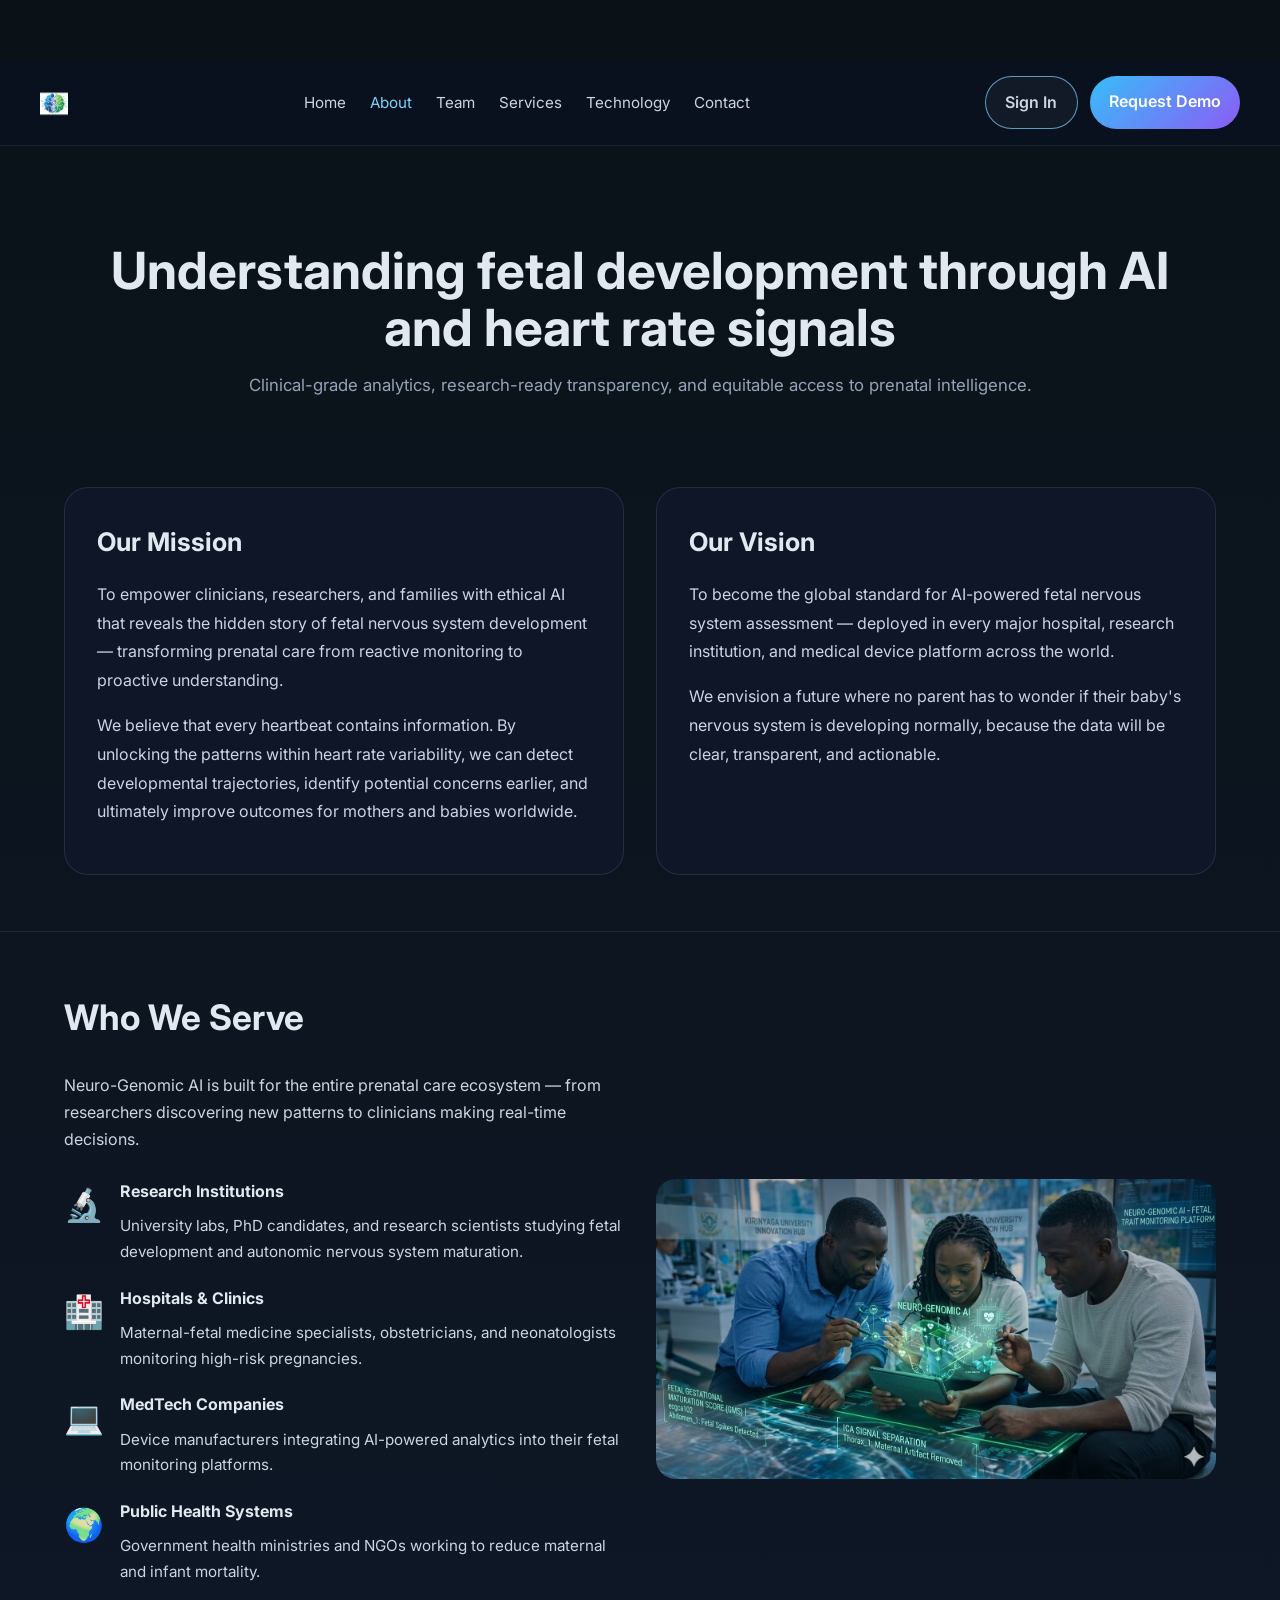
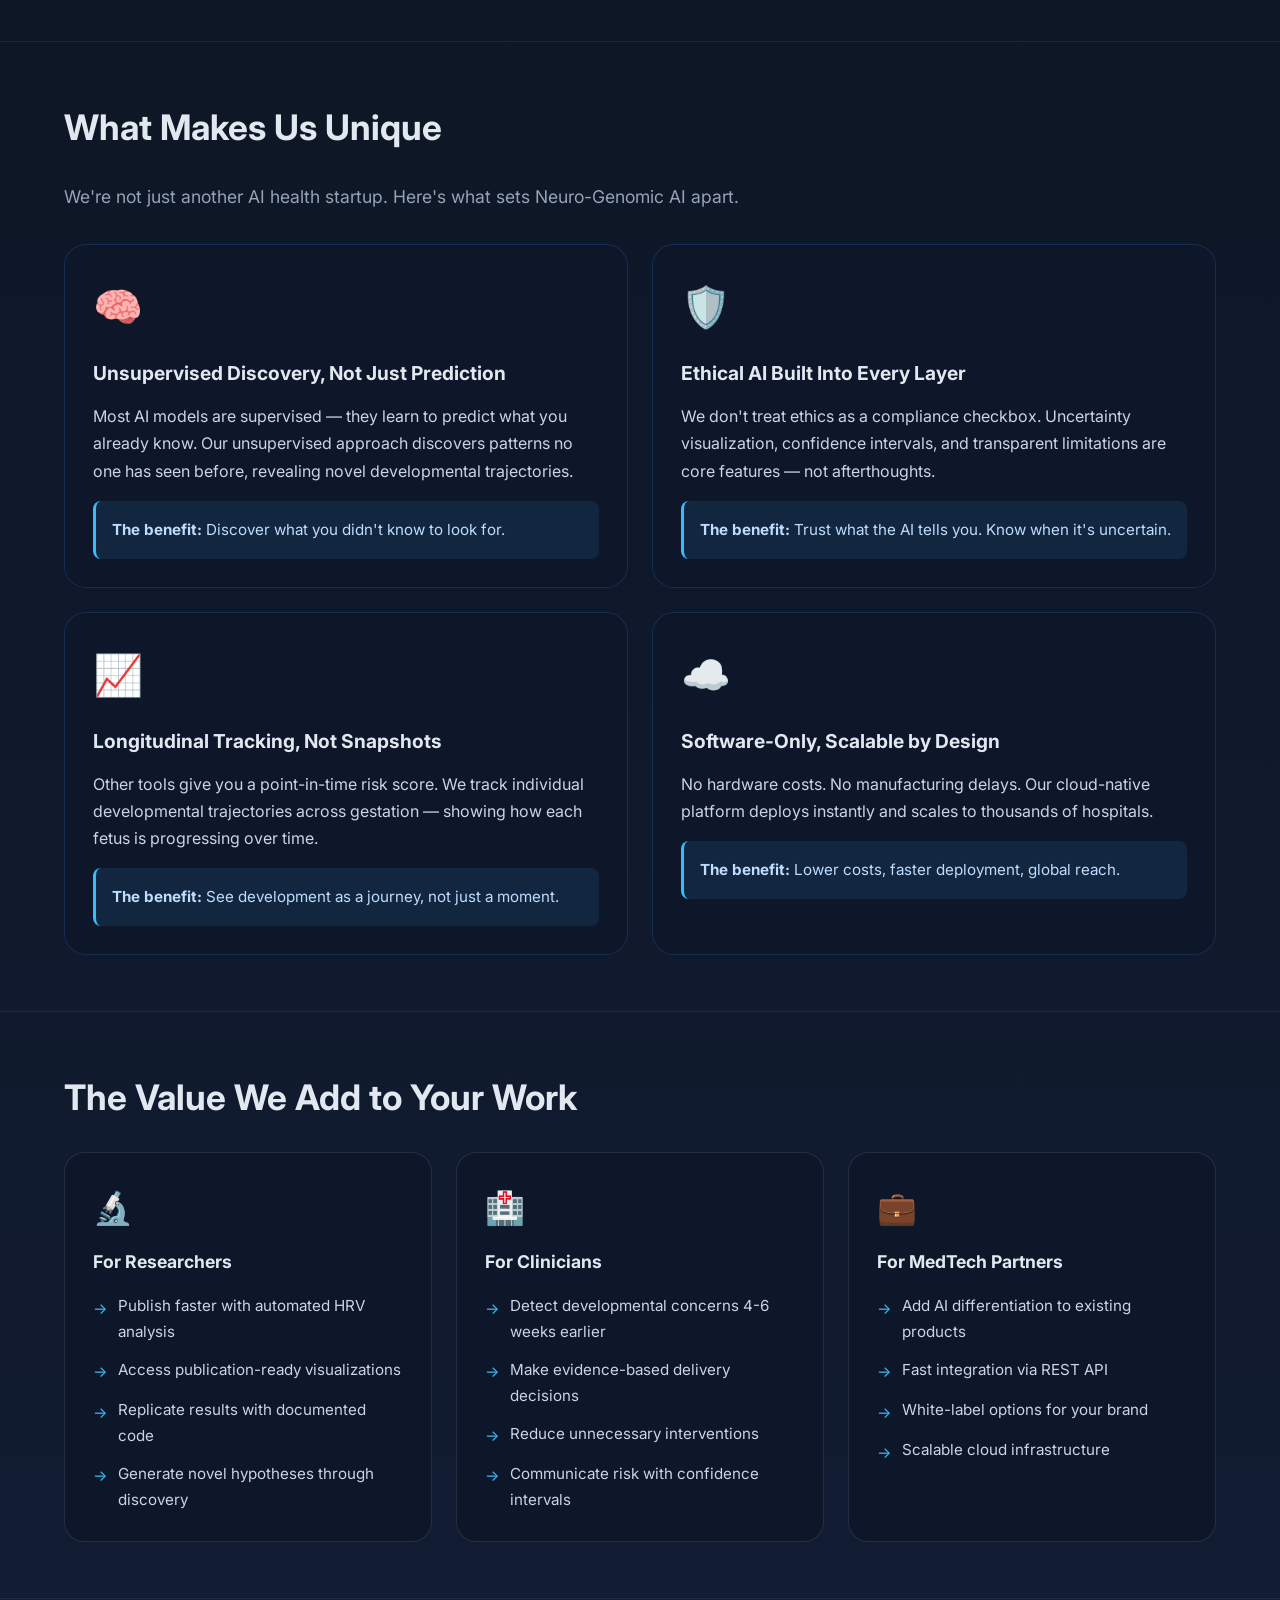
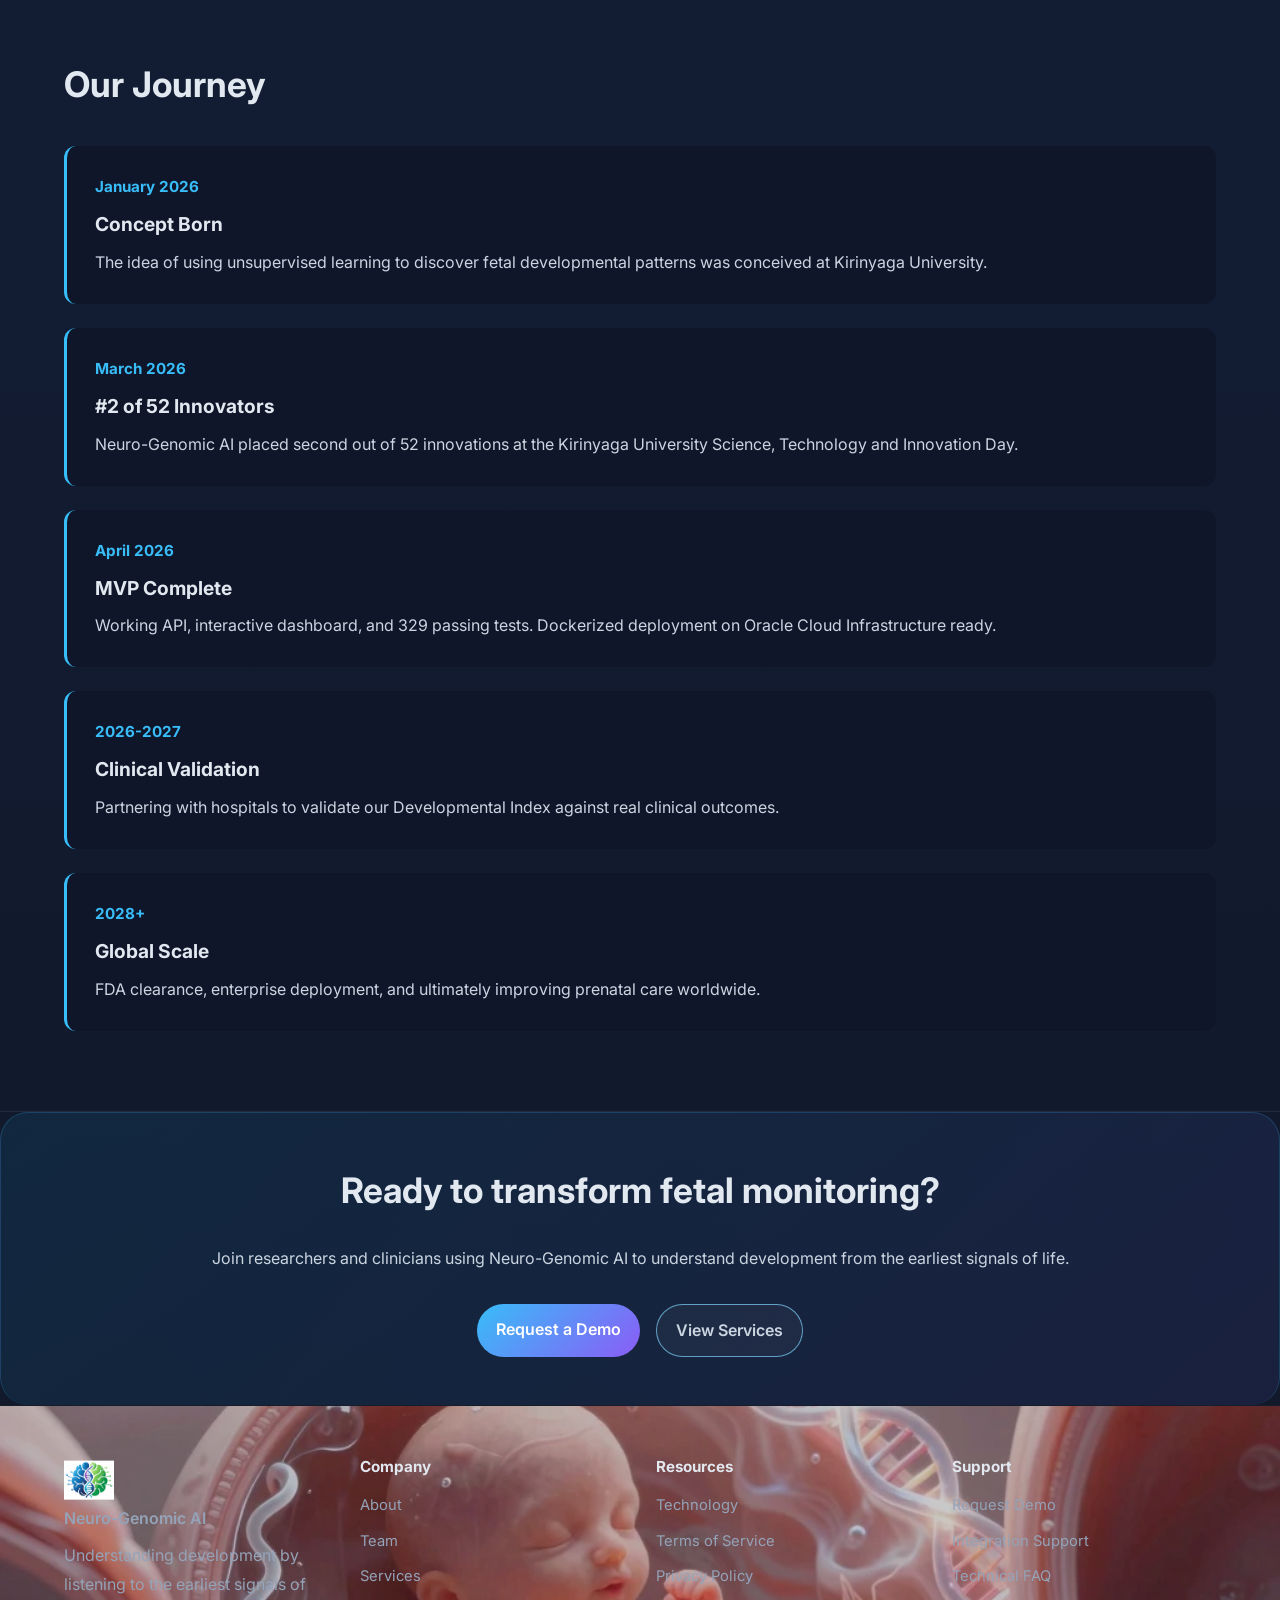
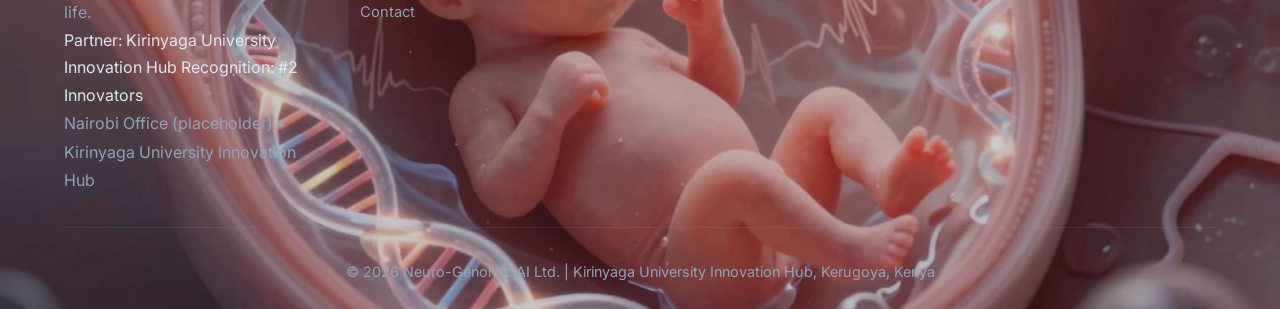
<file: website/pages/about.html>
<!DOCTYPE html>
<html lang="en">
<head>
    <meta charset="UTF-8">
    <meta name="viewport" content="width=device-width, initial-scale=1.0">
    <title>About Us | Neuro-Genomic AI</title>
    <link href="https://fonts.googleapis.com/css2?family=Inter:wght@300;400;500;600;700;800&display=swap" rel="stylesheet">
    <style>
        * { margin: 0; padding: 0; box-sizing: border-box; }
        body {
            font-family: 'Inter', sans-serif;
            background: linear-gradient(180deg, #0a1218 0%, #121c33 65%, #111827 100%);
            color: #e2e8f0;
            line-height: 1.7;
        }
        .container { max-width: 1200px; margin: 0 auto; padding: 0 24px; }
        .navbar {
            position: sticky;
            top: 0;
            width: 100%;
            background: rgba(10, 18, 32, 0.94);
            backdrop-filter: blur(14px);
            border-bottom: 1px solid rgba(148, 163, 184, 0.12);
            z-index: 1000;
        }
        .navbar .container { display: flex; align-items: center; justify-content: space-between; padding: 1rem 0; gap: 1rem; }
        .logo { display: flex; align-items: center; gap: 0.75rem; font-weight: 700; flex: 0 0 auto; overflow: hidden; }
        .logo-icon { font-size: 1.45rem; }
        .logo-text { font-size: 1.1rem; letter-spacing: 0.03em; color: #e2e8f0; }
        .logo-image { height: 28px; width: 28px; display: block; object-fit: cover; flex: 0 0 28px; object-position: center; }
        body { padding-top: 60px; }
        .nav-menu { display: flex; list-style: none; gap: 1.5rem; flex-wrap: wrap; }
        .nav-menu a { color: #cbd5e1; text-decoration: none; font-size: 0.95rem; transition: color 0.25s ease; }
        .nav-menu a.active, .nav-menu a:hover { color: #7dd3fc; }
        .nav-buttons { display: flex; gap: 0.75rem; }
        .btn-outline, .btn-primary { border-radius: 999px; font-weight: 600; padding: 0.75rem 1.2rem; transition: all 0.2s ease; text-decoration: none; }
        .btn-outline { border: 1px solid rgba(125, 211, 252, 0.7); color: #cbd5e1; background: rgba(255,255,255,0.04); }
        .btn-outline:hover { background: rgba(255,255,255,0.08); }
        .btn-primary { background: linear-gradient(135deg, #38bdf8, #8b5cf6); color: white; }
        .btn-primary:hover { filter: brightness(1.05); }

        .page-header { padding: 6rem 0 2rem; text-align: center; }
        .page-header h1 { font-size: clamp(2.5rem, 4vw, 4rem); line-height: 1.1; margin-bottom: 1rem; }
        .page-header p { color: #94a3b8; font-size: 1.05rem; }

        section { padding: 3.5rem 0; border-bottom: 1px solid rgba(148, 163, 184, 0.12); }
        section h2 { font-size: 2.2rem; margin-bottom: 1.5rem; }

        .mission-grid { display: grid; grid-template-columns: repeat(2, minmax(0, 1fr)); gap: 2rem; }
        .mission-content, .vision-content { background: rgba(15, 23, 42, 0.95); border: 1px solid rgba(148, 163, 184, 0.16); border-radius: 24px; padding: 2rem; }
        .mission-content h2, .vision-content h2 { font-size: 1.6rem; margin-bottom: 1rem; }
        .mission-content p, .vision-content p { color: #cbd5e1; margin-bottom: 1rem; line-height: 1.8; }

        .serve-grid { display: grid; grid-template-columns: repeat(2, minmax(0, 1fr)); gap: 2rem; align-items: center; }
        .serve-list { display: grid; gap: 1.25rem; margin-top: 1.5rem; }
        .serve-item { display: flex; gap: 1rem; }
        .serve-icon { font-size: 2rem; }
        .serve-item h3 { font-size: 1rem; margin-bottom: 0.5rem; color: #e2e8f0; }
        .serve-item p { color: #cbd5e1; font-size: 0.95rem; }
        .serve-image { border-radius: 20px; overflow: hidden; }
        .serve-image img { width: 100%; height: auto; display: block; }

        .unique-intro { color: #94a3b8; font-size: 1.1rem; margin-bottom: 2rem; }
        .unique-grid { display: grid; grid-template-columns: repeat(2, minmax(0, 1fr)); gap: 1.5rem; }
        .unique-card { background: rgba(15, 23, 42, 0.95); border: 1px solid rgba(59, 130, 246, 0.2); border-radius: 22px; padding: 1.75rem; transition: transform 0.3s ease, border-color 0.3s ease; }
        .unique-card:hover { transform: translateY(-4px); border-color: rgba(59, 130, 246, 0.5); }
        .unique-icon { font-size: 2.5rem; margin-bottom: 1rem; }
        .unique-card h3 { font-size: 1.2rem; margin-bottom: 0.85rem; color: #e2e8f0; }
        .unique-card p { color: #cbd5e1; margin-bottom: 1rem; }
        .unique-value { background: rgba(56, 189, 248, 0.1); border-left: 3px solid #38bdf8; padding: 1rem; border-radius: 8px; font-size: 0.95rem; color: #bfdbfe; }

        .value-grid { display: grid; grid-template-columns: repeat(3, minmax(0, 1fr)); gap: 1.5rem; }
        .value-card { background: rgba(15, 23, 42, 0.95); border: 1px solid rgba(148, 163, 184, 0.16); border-radius: 20px; padding: 1.75rem; }
        .value-icon { font-size: 2rem; display: inline-block; margin-bottom: 0.75rem; }
        .value-card h3 { font-size: 1.1rem; margin-bottom: 1rem; color: #e2e8f0; }
        .value-card ul { list-style: none; display: grid; gap: 0.75rem; }
        .value-card li { color: #cbd5e1; font-size: 0.95rem; display: flex; align-items: flex-start; gap: 0.7rem; }
        .value-card li::before { content: '→'; color: #38bdf8; margin-top: 0.15rem; }

        .timeline { position: relative; margin-top: 2rem; }
        .timeline-item { background: rgba(15, 23, 42, 0.95); border-left: 3px solid #38bdf8; border-radius: 12px; padding: 1.75rem; margin-bottom: 1.5rem; }
        .timeline-year { font-weight: 700; color: #38bdf8; margin-bottom: 0.5rem; font-size: 0.95rem; }
        .timeline-item h4 { font-size: 1.2rem; margin-bottom: 0.5rem; color: #e2e8f0; }
        .timeline-item p { color: #cbd5e1; }

        .cta-section { background: linear-gradient(135deg, rgba(14, 165, 233, 0.1), rgba(99, 102, 241, 0.1)); border: 1px solid rgba(56, 189, 248, 0.2); border-radius: 28px; padding: 3rem; }
        .cta-section h2 { text-align: center; }
        .cta-section p { text-align: center; color: #cbd5e1; margin-bottom: 2rem; }
        .cta-buttons { display: flex; justify-content: center; gap: 1rem; flex-wrap: wrap; }

        .footer {
            position: relative;
            background: rgba(7, 10, 23, 0.98);
            border-top: 1px solid rgba(148, 163, 184, 0.12);
            padding: 3rem 0 1.5rem;
            overflow: hidden;
        }
        .footer::before {
            content: '';
            position: absolute;
            inset: 0;
            background-image: url('../images/footer.jpg.png');
            background-repeat: no-repeat;
            background-size: cover;
            background-position: center;
            opacity: 0.8;
            pointer-events: none;
        }
        .footer-grid { display: grid; grid-template-columns: repeat(4, minmax(0, 1fr)); gap: 2rem; position: relative; z-index: 1; }
        .footer-brand .logo { gap: 0.65rem; margin-bottom: 1rem; }
        .footer-brand p { color: #94a3b8; line-height: 1.8; max-width: 340px; }
        .footer-links h4 { margin-bottom: 0.85rem; color: #e2e8f0; font-size: 0.95rem; }
        .footer-links a { display: block; color: #94a3b8; text-decoration: none; margin-bottom: 0.65rem; font-size: 0.92rem; transition: color 0.25s; }
        .footer-links a:hover { color: #7dd3fc; }
        .footer-bottom { color: #94a3b8; text-align: center; margin-top: 2rem; padding-top: 2rem; border-top: 1px solid rgba(148, 163, 184, 0.12); font-size: 0.9rem; position: relative; z-index: 1; }

        @media (max-width: 1024px) { .mission-grid, .serve-grid, .value-grid { grid-template-columns: 1fr; } .unique-grid { grid-template-columns: 1fr; } .footer-grid { grid-template-columns: repeat(2, minmax(0, 1fr)); } }
        @media (max-width: 640px) { .page-header { padding: 4rem 0 1.5rem; } .nav-menu { display: none; } .cta-buttons { flex-direction: column; } }
    </style>
</head>
<body>
    <nav class="navbar">
        <div class="container">
            <div class="logo">
                <img src="../images/logo.png" alt="Neuro-Genomic AI" class="logo-image">
            </div>
            <ul class="nav-menu">
                <li><a href="../index.html">Home</a></li>
                <li><a href="about.html" class="active">About</a></li>
                <li><a href="team.html">Team</a></li>
                <li><a href="services.html">Services</a></li>
                <li><a href="technology.html">Technology</a></li>
                <li><a href="contact.html">Contact</a></li>
            </ul>
            <div class="nav-buttons">
                <a href="login.html" class="btn-outline">Sign In</a>
                <a href="contact.html" class="btn-primary">Request Demo</a>
            </div>
        </div>
    </nav>

    <main>
        <!-- Page Header -->
        <section style="padding: 6rem 0 2rem; border-bottom: none;">
            <div class="container" style="text-align: center;">
                <h1 style="font-size: clamp(2.5rem, 4vw, 4rem); line-height: 1.1; margin-bottom: 1rem;">Understanding fetal development through AI and heart rate signals</h1>
                <p style="color: #94a3b8; font-size: 1.05rem;">Clinical-grade analytics, research-ready transparency, and equitable access to prenatal intelligence.</p>
            </div>
        </section>

        <!-- Our Mission & Vision -->
        <section>
            <div class="container">
                <div class="mission-grid">
                    <div class="mission-content">
                        <h2>Our Mission</h2>
                        <p>To empower clinicians, researchers, and families with ethical AI that reveals the hidden story of fetal nervous system development — transforming prenatal care from reactive monitoring to proactive understanding.</p>
                        <p>We believe that every heartbeat contains information. By unlocking the patterns within heart rate variability, we can detect developmental trajectories, identify potential concerns earlier, and ultimately improve outcomes for mothers and babies worldwide.</p>
                    </div>
                    <div class="vision-content">
                        <h2 style="font-size: 1.6rem; margin-bottom: 1rem;">Our Vision</h2>
                        <p>To become the global standard for AI-powered fetal nervous system assessment — deployed in every major hospital, research institution, and medical device platform across the world.</p>
                        <p>We envision a future where no parent has to wonder if their baby's nervous system is developing normally, because the data will be clear, transparent, and actionable.</p>
                    </div>
                </div>
            </div>
        </section>

        <!-- Who We Serve -->
        <section>
            <div class="container">
                <h2>Who We Serve</h2>
                <div class="serve-grid">
                    <div>
                        <p style="color: #cbd5e1; margin-bottom: 1.5rem;">Neuro-Genomic AI is built for the entire prenatal care ecosystem — from researchers discovering new patterns to clinicians making real-time decisions.</p>
                        <div class="serve-list">
                            <div class="serve-item">
                                <span class="serve-icon">🔬</span>
                                <div>
                                    <h3>Research Institutions</h3>
                                    <p>University labs, PhD candidates, and research scientists studying fetal development and autonomic nervous system maturation.</p>
                                </div>
                            </div>
                            <div class="serve-item">
                                <span class="serve-icon">🏥</span>
                                <div>
                                    <h3>Hospitals & Clinics</h3>
                                    <p>Maternal-fetal medicine specialists, obstetricians, and neonatologists monitoring high-risk pregnancies.</p>
                                </div>
                            </div>
                            <div class="serve-item">
                                <span class="serve-icon">💻</span>
                                <div>
                                    <h3>MedTech Companies</h3>
                                    <p>Device manufacturers integrating AI-powered analytics into their fetal monitoring platforms.</p>
                                </div>
                            </div>
                            <div class="serve-item">
                                <span class="serve-icon">🌍</span>
                                <div>
                                    <h3>Public Health Systems</h3>
                                    <p>Government health ministries and NGOs working to reduce maternal and infant mortality.</p>
                                </div>
                            </div>
                        </div>
                    </div>
                    <div class="serve-image">
                        <img src="../images/team-collaborating.jpg.png" alt="Neuro-Genomic AI team collaborating">
                    </div>
                </div>
            </div>
        </section>

        <!-- What Makes Us Unique -->
        <section>
            <div class="container">
                <h2>What Makes Us Unique</h2>
                <p class="unique-intro">We're not just another AI health startup. Here's what sets Neuro-Genomic AI apart.</p>
                <div class="unique-grid">
                    <div class="unique-card">
                        <div class="unique-icon">🧠</div>
                        <h3>Unsupervised Discovery, Not Just Prediction</h3>
                        <p>Most AI models are supervised — they learn to predict what you already know. Our unsupervised approach discovers patterns no one has seen before, revealing novel developmental trajectories.</p>
                        <div class="unique-value"><strong>The benefit:</strong> Discover what you didn't know to look for.</div>
                    </div>
                    <div class="unique-card">
                        <div class="unique-icon">🛡️</div>
                        <h3>Ethical AI Built Into Every Layer</h3>
                        <p>We don't treat ethics as a compliance checkbox. Uncertainty visualization, confidence intervals, and transparent limitations are core features — not afterthoughts.</p>
                        <div class="unique-value"><strong>The benefit:</strong> Trust what the AI tells you. Know when it's uncertain.</div>
                    </div>
                    <div class="unique-card">
                        <div class="unique-icon">📈</div>
                        <h3>Longitudinal Tracking, Not Snapshots</h3>
                        <p>Other tools give you a point-in-time risk score. We track individual developmental trajectories across gestation — showing how each fetus is progressing over time.</p>
                        <div class="unique-value"><strong>The benefit:</strong> See development as a journey, not just a moment.</div>
                    </div>
                    <div class="unique-card">
                        <div class="unique-icon">☁️</div>
                        <h3>Software-Only, Scalable by Design</h3>
                        <p>No hardware costs. No manufacturing delays. Our cloud-native platform deploys instantly and scales to thousands of hospitals.</p>
                        <div class="unique-value"><strong>The benefit:</strong> Lower costs, faster deployment, global reach.</div>
                    </div>
                </div>
            </div>
        </section>

        <!-- Value We Add -->
        <section>
            <div class="container">
                <h2>The Value We Add to Your Work</h2>
                <div class="value-grid">
                    <div class="value-card">
                        <span class="value-icon">🔬</span>
                        <h3>For Researchers</h3>
                        <ul>
                            <li>Publish faster with automated HRV analysis</li>
                            <li>Access publication-ready visualizations</li>
                            <li>Replicate results with documented code</li>
                            <li>Generate novel hypotheses through discovery</li>
                        </ul>
                    </div>
                    <div class="value-card">
                        <span class="value-icon">🏥</span>
                        <h3>For Clinicians</h3>
                        <ul>
                            <li>Detect developmental concerns 4-6 weeks earlier</li>
                            <li>Make evidence-based delivery decisions</li>
                            <li>Reduce unnecessary interventions</li>
                            <li>Communicate risk with confidence intervals</li>
                        </ul>
                    </div>
                    <div class="value-card">
                        <span class="value-icon">💼</span>
                        <h3>For MedTech Partners</h3>
                        <ul>
                            <li>Add AI differentiation to existing products</li>
                            <li>Fast integration via REST API</li>
                            <li>White-label options for your brand</li>
                            <li>Scalable cloud infrastructure</li>
                        </ul>
                    </div>
                </div>
            </div>
        </section>

        <!-- Our Journey -->
        <section>
            <div class="container">
                <h2>Our Journey</h2>
                <div class="timeline">
                    <div class="timeline-item">
                        <div class="timeline-year">January 2026</div>
                        <div class="timeline-content">
                            <h4>Concept Born</h4>
                            <p>The idea of using unsupervised learning to discover fetal developmental patterns was conceived at Kirinyaga University.</p>
                        </div>
                    </div>
                    <div class="timeline-item">
                        <div class="timeline-year">March 2026</div>
                        <div class="timeline-content">
                            <h4>#2 of 52 Innovators</h4>
                            <p>Neuro-Genomic AI placed second out of 52 innovations at the Kirinyaga University Science, Technology and Innovation Day.</p>
                        </div>
                    </div>
                    <div class="timeline-item">
                        <div class="timeline-year">April 2026</div>
                        <div class="timeline-content">
                            <h4>MVP Complete</h4>
                            <p>Working API, interactive dashboard, and 329 passing tests. Dockerized deployment on Oracle Cloud Infrastructure ready.</p>
                        </div>
                    </div>
                    <div class="timeline-item">
                        <div class="timeline-year">2026-2027</div>
                        <div class="timeline-content">
                            <h4>Clinical Validation</h4>
                            <p>Partnering with hospitals to validate our Developmental Index against real clinical outcomes.</p>
                        </div>
                    </div>
                    <div class="timeline-item">
                        <div class="timeline-year">2028+</div>
                        <div class="timeline-content">
                            <h4>Global Scale</h4>
                            <p>FDA clearance, enterprise deployment, and ultimately improving prenatal care worldwide.</p>
                        </div>
                    </div>
                </div>
            </div>
        </section>

        <!-- CTA -->
        <section class="cta-section" style="border-bottom: none;">
            <div class="container">
                <h2>Ready to transform fetal monitoring?</h2>
                <p>Join researchers and clinicians using Neuro-Genomic AI to understand development from the earliest signals of life.</p>
                <div class="cta-buttons">
                    <a href="contact.html" class="btn-primary" style="display: inline-block; text-align: center;">Request a Demo</a>
                    <a href="services.html" class="btn-outline" style="display: inline-block; text-align: center;">View Services</a>
                </div>
            </div>
        </section>
    </main>

    <footer class="footer">
        <div class="container">
            <div class="footer-grid">
                <div class="footer-brand">
                    <img src="../images/logo.png" alt="Neuro-Genomic AI" class="logo-image" style="height: 50px; width: 50px; object-fit: cover; flex: 0 0 50px;">
                    <div>
                        <p style="font-weight: 600; margin-bottom: 0.5rem;">Neuro-Genomic AI</p>
                        <p>Understanding development by listening to the earliest signals of life.</p>
                    </div>
                    <div class="footer-trust">
                        <span>Partner: Kirinyaga University Innovation Hub</span>
                        <span>Recognition: #2 Innovators</span>
                    </div>
                    <p class="footer-address">Nairobi Office (placeholder) • Kirinyaga University Innovation Hub</p>
                </div>
                <div class="footer-links">
                    <h4>Company</h4>
                    <a href="about.html">About</a>
                    <a href="team.html">Team</a>
                    <a href="services.html">Services</a>
                    <a href="contact.html">Contact</a>
                </div>
                <div class="footer-links">
                    <h4>Resources</h4>
                    <a href="technology.html">Technology</a>
                    <a href="terms.html">Terms of Service</a>
                    <a href="privacy.html">Privacy Policy</a>
                </div>
                <div class="footer-links">
                    <h4>Support</h4>
                    <a href="contact.html">Request Demo</a>
                    <a href="contact.html">Integration Support</a>
                    <a href="contact.html">Technical FAQ</a>
                </div>
            </div>
            <div class="footer-bottom">&copy; 2026 Neuro-Genomic AI Ltd. | Kirinyaga University Innovation Hub, Kerugoya, Kenya</div>
        </div>
    </footer>

</body>
</html>
</file>
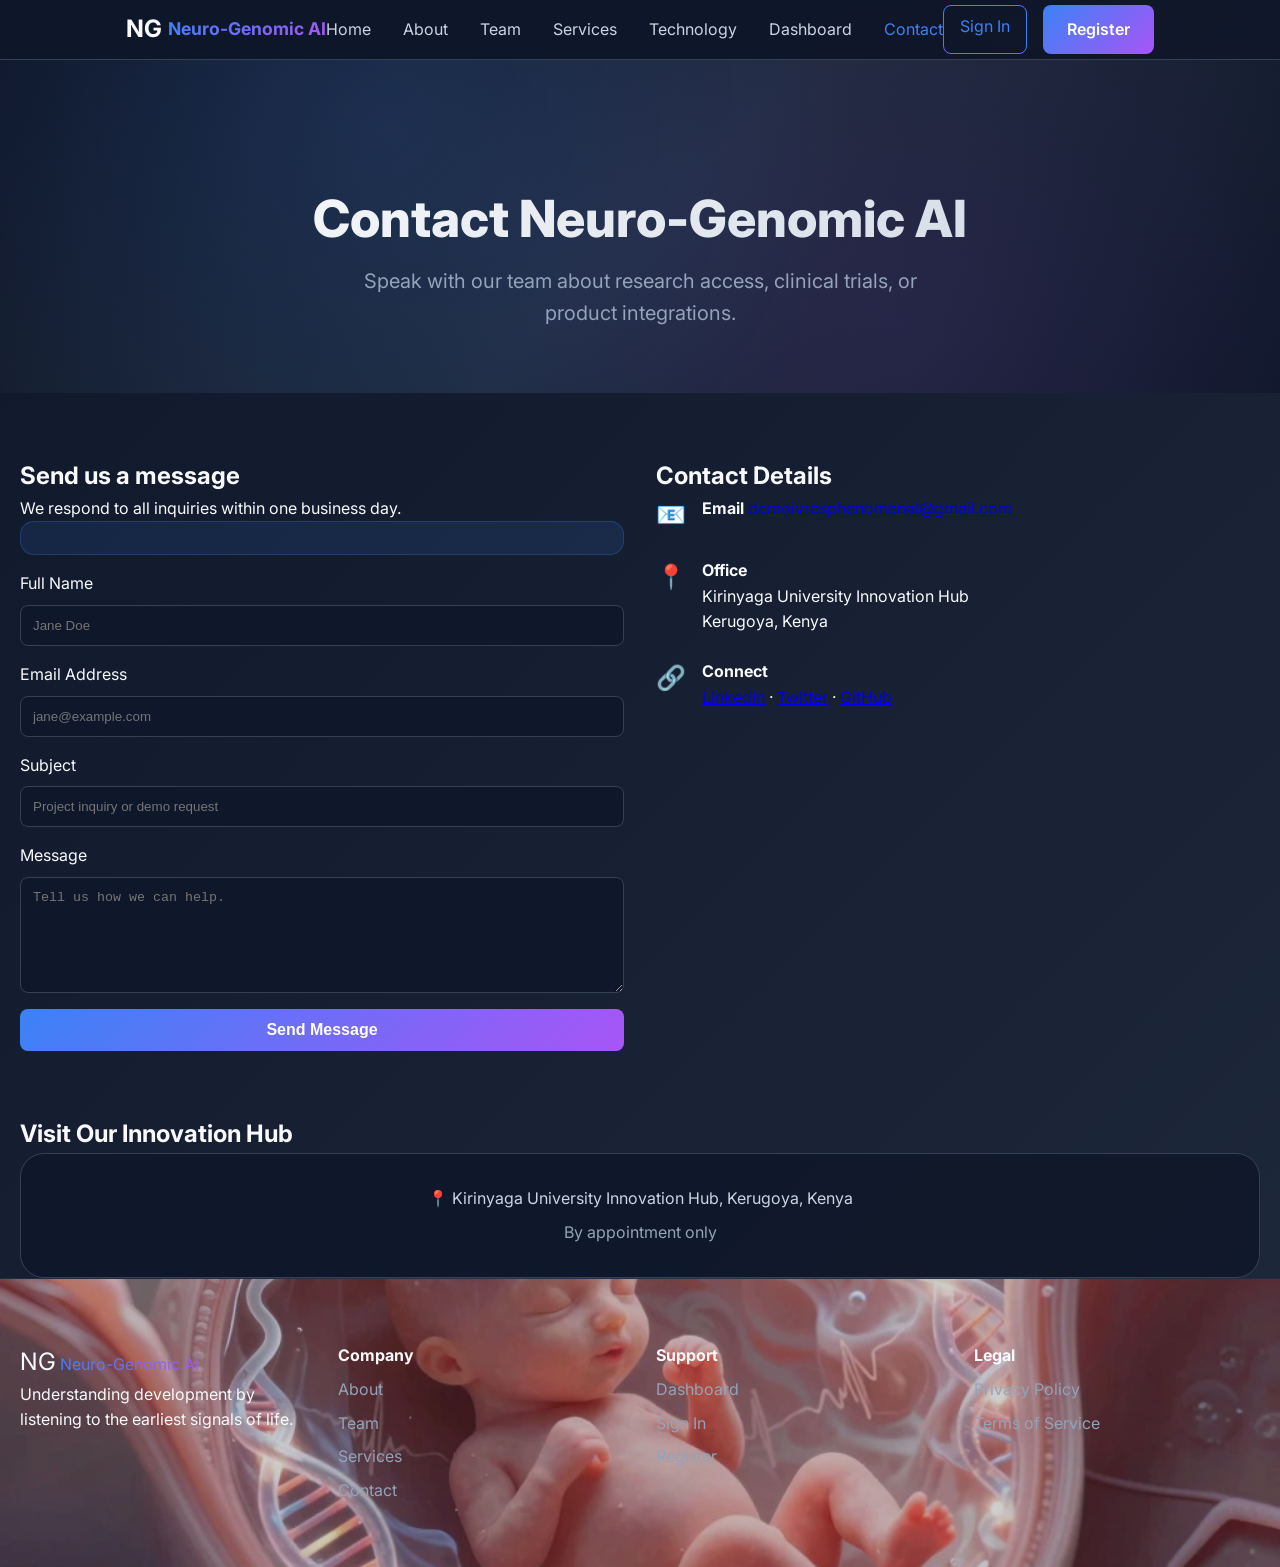
<file: website/pages/contact.html>
<!DOCTYPE html>
<html lang="en">
<head>
    <meta charset="UTF-8">
    <meta name="viewport" content="width=device-width, initial-scale=1.0">
    <title>Contact | Neuro-Genomic AI</title>
    <link rel="stylesheet" href="../css/style.css">
    <link href="https://fonts.googleapis.com/css2?family=Inter:wght@300;400;500;600;700;800&display=swap" rel="stylesheet">
    <script src="../js/api.js"></script>
</head>
<body>
    <nav class="navbar">
        <div class="container">
            <div class="nav-brand">
                <span class="logo-icon">NG</span>
                <span class="logo-text">Neuro-Genomic AI</span>
            </div>
            <ul class="nav-menu">
                <li><a href="../index.html">Home</a></li>
                <li><a href="about.html">About</a></li>
                <li><a href="team.html">Team</a></li>
                <li><a href="services.html">Services</a></li>
                <li><a href="technology.html">Technology</a></li>
                <li><a href="dashboard.html">Dashboard</a></li>
                <li><a href="contact.html" class="active">Contact</a></li>
            </ul>
            <div class="nav-buttons">
                <a href="login.html" class="btn-outline">Sign In</a>
                <a href="register.html" class="btn-primary">Register</a>
            </div>
        </div>
    </nav>
    <main>
        <section class="page-header">
            <div class="container">
                <h1>Contact Neuro-Genomic AI</h1>
                <p>Speak with our team about research access, clinical trials, or product integrations.</p>
            </div>
        </section>
        <section class="contact-section">
            <div class="container">
                <div class="contact-grid">
                    <div class="contact-form">
                        <h2>Send us a message</h2>
                        <p>We respond to all inquiries within one business day.</p>
                        <div id="contact-alert" class="form-alert"></div>
                        <form id="contact-form">
                            <div class="form-group">
                                <label for="name">Full Name</label>
                                <input type="text" id="name" name="name" placeholder="Jane Doe" required>
                            </div>
                            <div class="form-group">
                                <label for="email">Email Address</label>
                                <input type="email" id="email" name="email" placeholder="jane@example.com" required>
                            </div>
                            <div class="form-group">
                                <label for="subject">Subject</label>
                                <input type="text" id="subject" name="subject" placeholder="Project inquiry or demo request" required>
                            </div>
                            <div class="form-group">
                                <label for="message">Message</label>
                                <textarea id="message" name="message" rows="6" placeholder="Tell us how we can help." required></textarea>
                            </div>
                            <button type="submit" class="btn-primary">Send Message</button>
                        </form>
                    </div>
                    <div class="contact-info">
                        <h2>Contact Details</h2>
                        <div class="contact-details">
                            <div class="contact-detail">
                                <span>📧</span>
                                <div>
                                    <strong>Email</strong>
                                    <a href="mailto:demoivresphenomenal@gmail.com">demoivresphenomenal@gmail.com</a>
                                </div>
                            </div>
                            <div class="contact-detail">
                                <span>📍</span>
                                <div>
                                    <strong>Office</strong>
                                    <p>Kirinyaga University Innovation Hub<br>Kerugoya, Kenya</p>
                                </div>
                            </div>
                            <div class="contact-detail">
                                <span>🔗</span>
                                <div>
                                    <strong>Connect</strong>
                                    <p><a href="#">LinkedIn</a> · <a href="#">Twitter</a> · <a href="#">GitHub</a></p>
                                </div>
                            </div>
                        </div>
                    </div>
                </div>
            </div>
        </section>
        <section class="map">
            <div class="container">
                <h2>Visit Our Innovation Hub</h2>
                <div class="map-placeholder">
                    <p>📍 Kirinyaga University Innovation Hub, Kerugoya, Kenya</p>
                    <p class="map-note">By appointment only</p>
                </div>
            </div>
        </section>
    </main>
    <footer class="footer">
        <div class="container">
            <div class="footer-grid">
                <div class="footer-brand">
                    <span class="logo-icon">NG</span>
                    <span class="logo-text">Neuro-Genomic AI</span>
                    <p>Understanding development by listening to the earliest signals of life.</p>
                </div>
                <div class="footer-links">
                    <h4>Company</h4>
                    <a href="about.html">About</a>
                    <a href="team.html">Team</a>
                    <a href="services.html">Services</a>
                    <a href="contact.html">Contact</a>
                </div>
                <div class="footer-links">
                    <h4>Support</h4>
                    <a href="dashboard.html">Dashboard</a>
                    <a href="login.html">Sign In</a>
                    <a href="register.html">Register</a>
                </div>
                <div class="footer-links">
                    <h4>Legal</h4>
                    <a href="privacy.html">Privacy Policy</a>
                    <a href="terms.html">Terms of Service</a>
                </div>
            </div>
        </div>
    </footer>
    <script>
        const contactForm = document.getElementById('contact-form');
        const contactAlert = document.getElementById('contact-alert');

        function setContactAlert(message, type = 'info') {
            contactAlert.textContent = message;
            contactAlert.classList.remove('success', 'error', 'warning');
            if (type === 'success') contactAlert.classList.add('success');
            if (type === 'error') contactAlert.classList.add('error');
            if (type === 'warning') contactAlert.classList.add('warning');
        }

        contactForm.addEventListener('submit', async (event) => {
            event.preventDefault();
            setContactAlert('Sending your message...', 'info');

            const full_name = document.getElementById('name').value.trim();
            const email = document.getElementById('email').value.trim();
            const subject = document.getElementById('subject').value.trim();
            const message = document.getElementById('message').value.trim();

            try {
                const response = await fetch(getNGAIApiUrl('/contact/messages'), {
                    method: 'POST',
                    headers: { 'Content-Type': 'application/json' },
                    body: JSON.stringify({ full_name, email, subject, message })
                });
                const payload = await response.json();

                if (!response.ok) {
                    setContactAlert(payload.detail || 'Message could not be sent.', 'error');
                    return;
                }

                setContactAlert(`${payload.message} Reference: ${payload.request_id}`, 'success');
                contactForm.reset();
            } catch (error) {
                setContactAlert('Unable to reach the contact service. Please try again later.', 'error');
            }
        });
    </script>
</body>
</html>
</file>
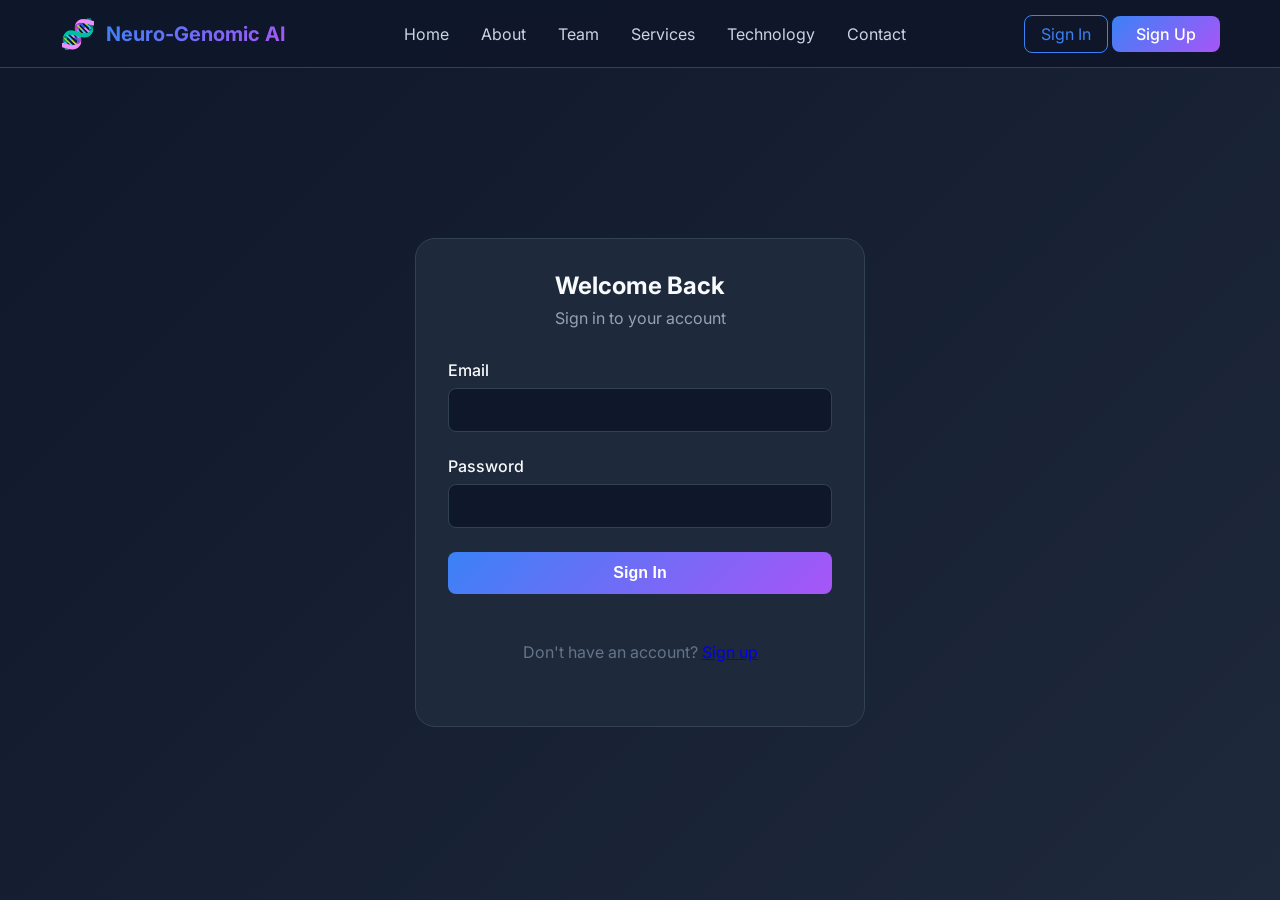
<file: website/pages/login.html>
<!DOCTYPE html>
<html lang="en">
<head>
    <meta charset="UTF-8">
    <meta name="viewport" content="width=device-width, initial-scale=1.0">
    <title>Login | Neuro-Genomic AI</title>
    <link href="https://fonts.googleapis.com/css2?family=Inter:wght@300;400;500;600;700;800&display=swap" rel="stylesheet">
    <style>
        * { margin: 0; padding: 0; box-sizing: border-box; }
        body {
            font-family: 'Inter', sans-serif;
            background: linear-gradient(135deg, #0f172a 0%, #1e293b 100%);
            color: #f8fafc;
            min-height: 100vh;
        }
        .container { max-width: 1200px; margin: 0 auto; padding: 0 20px; }
        .navbar {
            position: fixed;
            top: 0;
            width: 100%;
            background: rgba(15, 23, 42, 0.95);
            backdrop-filter: blur(10px);
            padding: 1rem 0;
            border-bottom: 1px solid #334155;
        }
        .navbar .container { display: flex; justify-content: space-between; align-items: center; }
        .logo { display: flex; align-items: center; gap: 10px; font-size: 1.25rem; font-weight: 700; }
        .logo-icon { font-size: 1.8rem; }
        .logo-text { background: linear-gradient(135deg, #3b82f6, #a855f7); -webkit-background-clip: text; background-clip: text; color: transparent; }
        .nav-links { display: flex; list-style: none; gap: 2rem; }
        .nav-links a { color: #cbd5e1; text-decoration: none; transition: color 0.3s; }
        .nav-links a:hover { color: #3b82f6; }
        .btn-outline { padding: 0.5rem 1rem; border: 1px solid #3b82f6; border-radius: 8px; color: #3b82f6; text-decoration: none; }
        .btn-primary { padding: 0.5rem 1.5rem; background: linear-gradient(135deg, #3b82f6, #a855f7); border-radius: 8px; color: white; text-decoration: none; font-weight: 500; }
        .login-container {
            min-height: 100vh;
            display: flex;
            align-items: center;
            justify-content: center;
            padding: 6rem 1rem 2rem;
        }
        .login-card {
            background: #1e293b;
            border-radius: 20px;
            padding: 2rem;
            width: 100%;
            max-width: 450px;
            border: 1px solid #334155;
        }
        .login-card h2 { text-align: center; margin-bottom: 0.5rem; }
        .login-card p { text-align: center; color: #94a3b8; margin-bottom: 2rem; }
        .form-group { margin-bottom: 1.5rem; }
        .form-group label { display: block; margin-bottom: 0.5rem; font-weight: 500; }
        .form-group input {
            width: 100%;
            padding: 0.75rem;
            border-radius: 8px;
            border: 1px solid #334155;
            background: #0f172a;
            color: white;
            font-size: 1rem;
        }
        .btn-login {
            width: 100%;
            padding: 0.75rem;
            background: linear-gradient(135deg, #3b82f6, #a855f7);
            border: none;
            border-radius: 8px;
            color: white;
            font-size: 1rem;
            font-weight: 600;
            cursor: pointer;
        }
        .error-message {
            background: rgba(239, 68, 68, 0.2);
            border: 1px solid #ef4444;
            border-radius: 8px;
            padding: 0.75rem;
            margin-bottom: 1rem;
            color: #fecaca;
            display: none;
        }
        .footer { text-align: center; padding: 2rem; color: #64748b; }
    </style>
</head>
<body>
    <nav class="navbar">
        <div class="container">
            <div class="logo">
                <span class="logo-icon">🧬</span>
                <span class="logo-text">Neuro-Genomic AI</span>
            </div>
            <ul class="nav-links">
                <li><a href="../index.html">Home</a></li>
                <li><a href="about.html">About</a></li>
                <li><a href="team.html">Team</a></li>
                <li><a href="services.html">Services</a></li>
                <li><a href="technology.html">Technology</a></li>
                <li><a href="contact.html">Contact</a></li>
            </ul>
            <div>
                <a href="login.html" class="btn-outline">Sign In</a>
                <a href="register.html" class="btn-primary">Sign Up</a>
            </div>
        </div>
    </nav>

    <div class="login-container">
        <div class="login-card">
            <h2>Welcome Back</h2>
            <p>Sign in to your account</p>

            <div id="errorMessage" class="error-message"></div>

            <form id="loginForm">
                <div class="form-group">
                    <label>Email</label>
                    <input type="email" id="email" required>
                </div>
                <div class="form-group">
                    <label>Password</label>
                    <input type="password" id="password" required>
                </div>
                <button type="submit" class="btn-login">Sign In</button>
            </form>
            <div class="footer" style="margin-top: 1rem;">
                Don't have an account? <a href="register.html">Sign up</a>
            </div>
        </div>
    </div>

    <script>
        const API_URL = 'http://localhost:8000';

        document.getElementById('loginForm').addEventListener('submit', async (e) => {
            e.preventDefault();
            
            const email = document.getElementById('email').value;
            const password = document.getElementById('password').value;
            const errorDiv = document.getElementById('errorMessage');
            
            errorDiv.style.display = 'none';
            
            try {
                const response = await fetch(`${API_URL}/api/v1/auth/login`, {
                    method: 'POST',
                    headers: { 'Content-Type': 'application/json' },
                    body: JSON.stringify({ email, password })
                });
                
                const data = await response.json();
                
                if (response.ok) {
                    localStorage.setItem('access_token', data.access_token);
                    window.location.href = 'dashboard.html';
                } else {
                    errorDiv.textContent = data.detail || 'Invalid credentials';
                    errorDiv.style.display = 'block';
                }
            } catch (error) {
                errorDiv.textContent = 'Cannot reach server. Make sure API is running on port 8000.';
                errorDiv.style.display = 'block';
            }
        });
    </script>
</body>
</html>
</file>
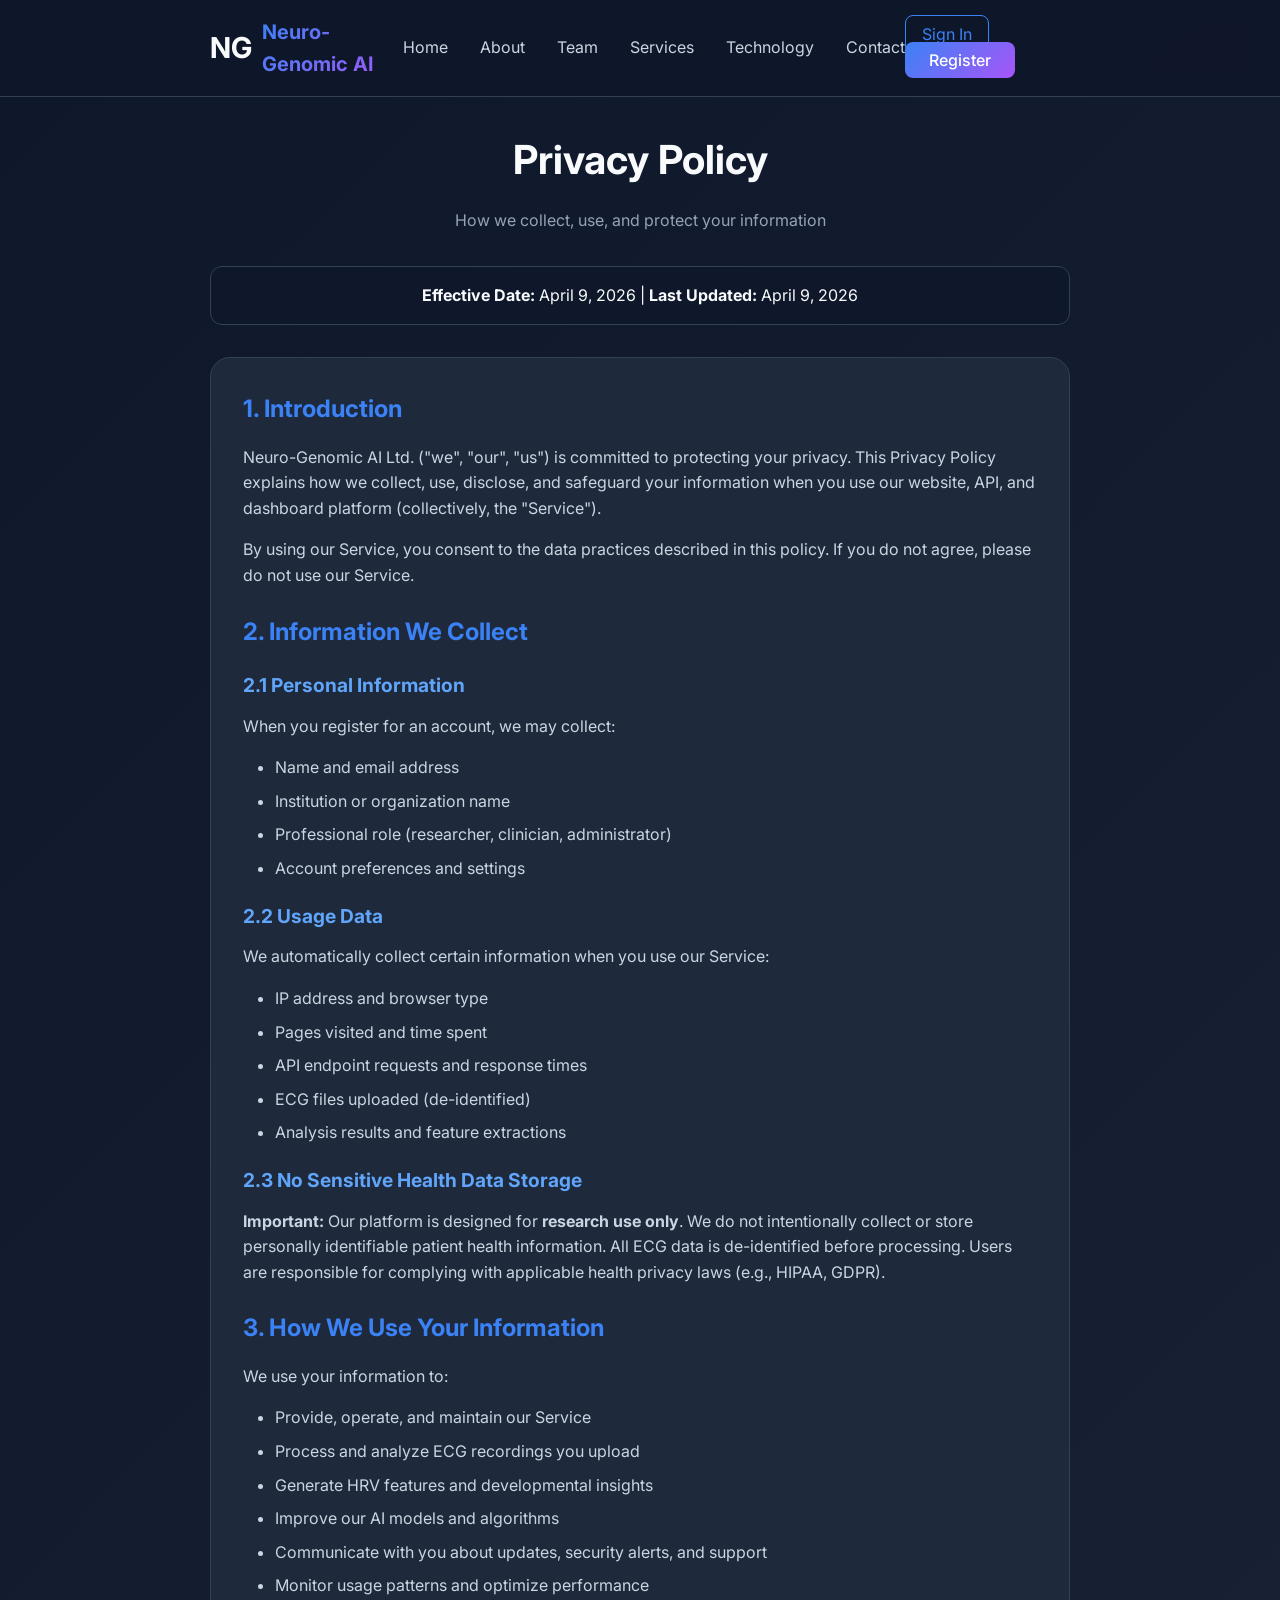
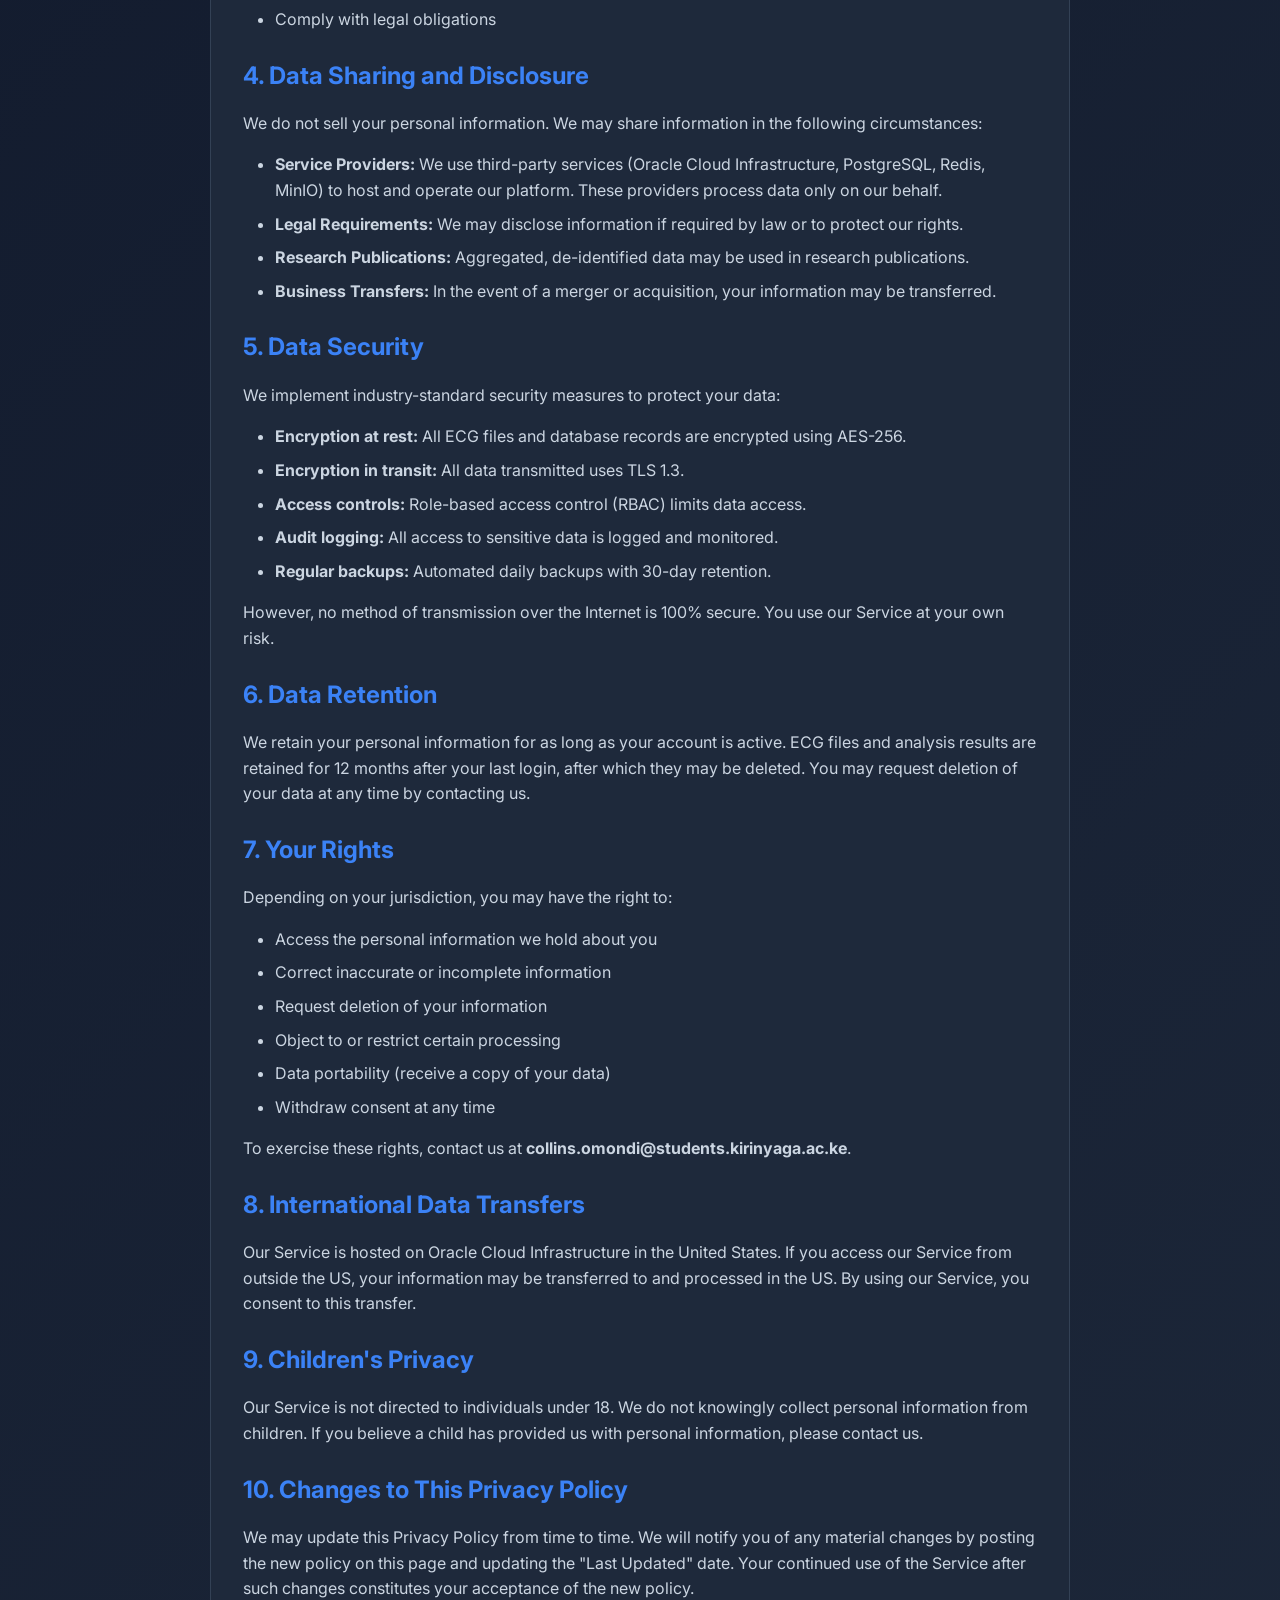
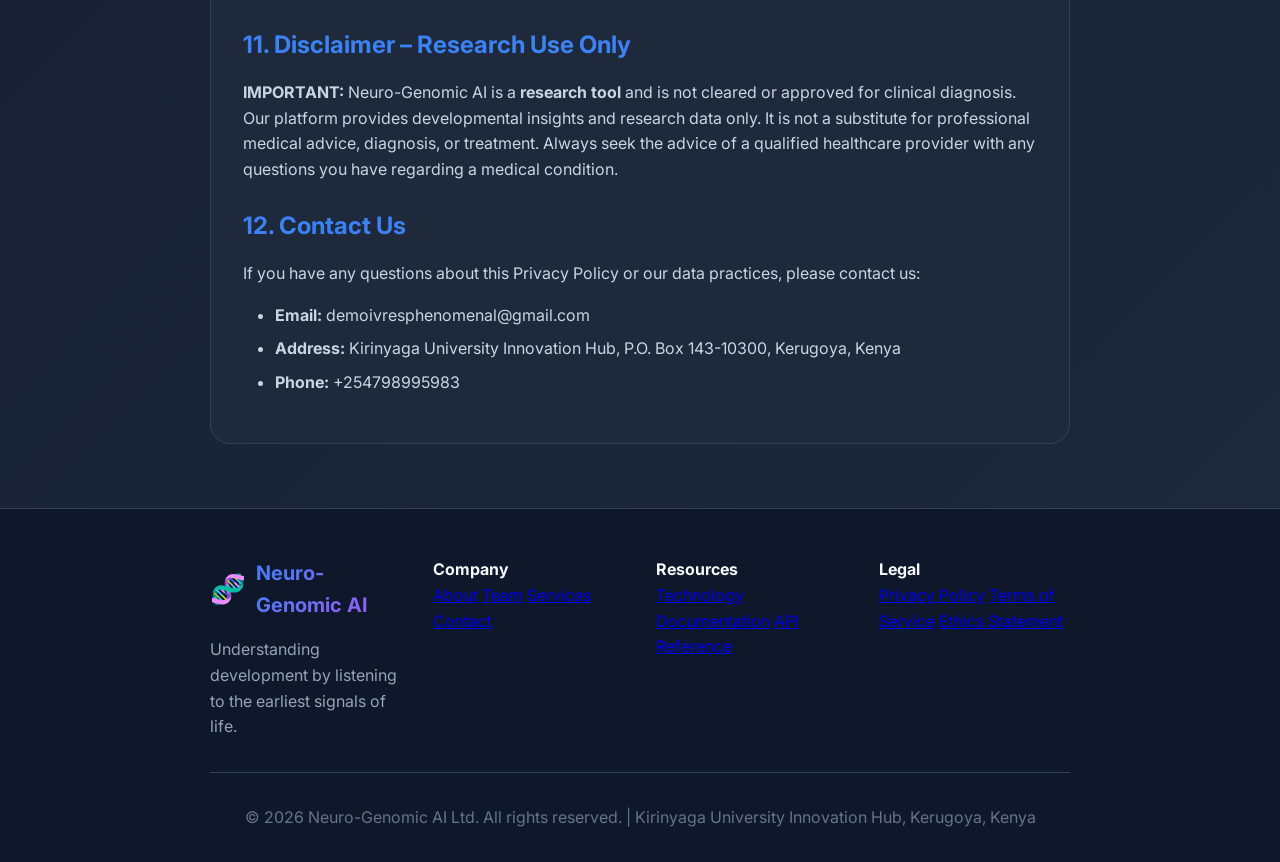
<file: website/pages/privacy.html>
<!DOCTYPE html>
<html lang="en">
<head>
    <meta charset="UTF-8">
    <meta name="viewport" content="width=device-width, initial-scale=1.0">
    <title>Privacy Policy | Neuro-Genomic AI</title>
    <link href="https://fonts.googleapis.com/css2?family=Inter:wght@300;400;500;600;700;800&display=swap" rel="stylesheet">
    <style>
        * {
            margin: 0;
            padding: 0;
            box-sizing: border-box;
        }
        body {
            font-family: 'Inter', sans-serif;
            background: linear-gradient(135deg, #0f172a 0%, #1e293b 100%);
            color: #f8fafc;
            line-height: 1.6;
        }
        .container {
            max-width: 900px;
            margin: 0 auto;
            padding: 0 20px;
        }
        .navbar {
            position: fixed;
            top: 0;
            width: 100%;
            background: rgba(15, 23, 42, 0.95);
            backdrop-filter: blur(10px);
            z-index: 1000;
            padding: 1rem 0;
            border-bottom: 1px solid #334155;
        }
        .navbar .container {
            display: flex;
            justify-content: space-between;
            align-items: center;
        }
        .logo {
            display: flex;
            align-items: center;
            gap: 10px;
            font-size: 1.25rem;
            font-weight: 700;
        }
        .logo-icon { font-size: 1.8rem; }
        .logo-text {
            background: linear-gradient(135deg, #3b82f6, #a855f7);
            -webkit-background-clip: text;
            background-clip: text;
            color: transparent;
        }
        .nav-links {
            display: flex;
            list-style: none;
            gap: 2rem;
        }
        .nav-links a {
            color: #cbd5e1;
            text-decoration: none;
            transition: color 0.3s;
        }
        .nav-links a:hover { color: #3b82f6; }
        .btn-outline {
            padding: 0.5rem 1rem;
            border: 1px solid #3b82f6;
            border-radius: 8px;
            color: #3b82f6;
            text-decoration: none;
            transition: all 0.3s;
        }
        .btn-outline:hover {
            background: #3b82f6;
            color: white;
        }
        .btn-primary {
            padding: 0.5rem 1.5rem;
            background: linear-gradient(135deg, #3b82f6, #a855f7);
            border-radius: 8px;
            color: white;
            text-decoration: none;
            font-weight: 500;
            transition: opacity 0.3s;
        }
        .btn-primary:hover { opacity: 0.9; }
        .page-header {
            padding: 8rem 0 2rem;
            text-align: center;
        }
        .page-header h1 {
            font-size: 2.5rem;
            margin-bottom: 1rem;
        }
        .page-header p {
            color: #94a3b8;
        }
        .policy-content {
            background: #1e293b;
            border-radius: 20px;
            padding: 2rem;
            margin: 2rem 0;
            border: 1px solid #334155;
        }
        .policy-content h2 {
            color: #3b82f6;
            font-size: 1.5rem;
            margin: 1.5rem 0 1rem;
        }
        .policy-content h2:first-of-type {
            margin-top: 0;
        }
        .policy-content h3 {
            color: #60a5fa;
            font-size: 1.2rem;
            margin: 1.2rem 0 0.8rem;
        }
        .policy-content p {
            color: #cbd5e1;
            margin-bottom: 1rem;
        }
        .policy-content ul {
            color: #cbd5e1;
            margin: 1rem 0 1rem 2rem;
        }
        .policy-content li {
            margin-bottom: 0.5rem;
        }
        .effective-date {
            background: #0f172a;
            padding: 1rem;
            border-radius: 12px;
            text-align: center;
            margin-bottom: 2rem;
            border: 1px solid #334155;
        }
        .footer {
            background: #0f172a;
            padding: 3rem 0 2rem;
            border-top: 1px solid #334155;
            margin-top: 4rem;
        }
        .footer-grid {
            display: grid;
            grid-template-columns: repeat(4, 1fr);
            gap: 2rem;
        }
        .footer-bottom {
            text-align: center;
            padding-top: 2rem;
            border-top: 1px solid #334155;
            margin-top: 2rem;
            color: #64748b;
        }
        @media (max-width: 768px) {
            .nav-links { display: none; }
            .footer-grid { grid-template-columns: 1fr; }
        }
    </style>
</head>
<body>
    <nav class="navbar">
        <div class="container">
            <div class="logo">
                <span class="logo-icon">NG</span>
                <span class="logo-text">Neuro-Genomic AI</span>
            </div>
            <ul class="nav-links">
                <li><a href="../index.html">Home</a></li>
                <li><a href="about.html">About</a></li>
                <li><a href="team.html">Team</a></li>
                <li><a href="services.html">Services</a></li>
                <li><a href="technology.html">Technology</a></li>
                <li><a href="contact.html">Contact</a></li>
            </ul>
            <div>
                <a href="login.html" class="btn-outline">Sign In</a>
                <a href="register.html" class="btn-primary">Register</a>
            </div>
        </div>
    </nav>

    <main>
        <section class="page-header">
            <div class="container">
                <h1>Privacy Policy</h1>
                <p>How we collect, use, and protect your information</p>
            </div>
        </section>

        <div class="container">
            <div class="effective-date">
                <strong>Effective Date:</strong> April 9, 2026 | <strong>Last Updated:</strong> April 9, 2026
            </div>

            <div class="policy-content">
                <h2>1. Introduction</h2>
                <p>Neuro-Genomic AI Ltd. ("we", "our", "us") is committed to protecting your privacy. This Privacy Policy explains how we collect, use, disclose, and safeguard your information when you use our website, API, and dashboard platform (collectively, the "Service").</p>
                <p>By using our Service, you consent to the data practices described in this policy. If you do not agree, please do not use our Service.</p>

                <h2>2. Information We Collect</h2>
                <h3>2.1 Personal Information</h3>
                <p>When you register for an account, we may collect:</p>
                <ul>
                    <li>Name and email address</li>
                    <li>Institution or organization name</li>
                    <li>Professional role (researcher, clinician, administrator)</li>
                    <li>Account preferences and settings</li>
                </ul>

                <h3>2.2 Usage Data</h3>
                <p>We automatically collect certain information when you use our Service:</p>
                <ul>
                    <li>IP address and browser type</li>
                    <li>Pages visited and time spent</li>
                    <li>API endpoint requests and response times</li>
                    <li>ECG files uploaded (de-identified)</li>
                    <li>Analysis results and feature extractions</li>
                </ul>

                <h3>2.3 No Sensitive Health Data Storage</h3>
                <p><strong>Important:</strong> Our platform is designed for <strong>research use only</strong>. We do not intentionally collect or store personally identifiable patient health information. All ECG data is de-identified before processing. Users are responsible for complying with applicable health privacy laws (e.g., HIPAA, GDPR).</p>

                <h2>3. How We Use Your Information</h2>
                <p>We use your information to:</p>
                <ul>
                    <li>Provide, operate, and maintain our Service</li>
                    <li>Process and analyze ECG recordings you upload</li>
                    <li>Generate HRV features and developmental insights</li>
                    <li>Improve our AI models and algorithms</li>
                    <li>Communicate with you about updates, security alerts, and support</li>
                    <li>Monitor usage patterns and optimize performance</li>
                    <li>Comply with legal obligations</li>
                </ul>

                <h2>4. Data Sharing and Disclosure</h2>
                <p>We do not sell your personal information. We may share information in the following circumstances:</p>
                <ul>
                    <li><strong>Service Providers:</strong> We use third-party services (Oracle Cloud Infrastructure, PostgreSQL, Redis, MinIO) to host and operate our platform. These providers process data only on our behalf.</li>
                    <li><strong>Legal Requirements:</strong> We may disclose information if required by law or to protect our rights.</li>
                    <li><strong>Research Publications:</strong> Aggregated, de-identified data may be used in research publications.</li>
                    <li><strong>Business Transfers:</strong> In the event of a merger or acquisition, your information may be transferred.</li>
                </ul>

                <h2>5. Data Security</h2>
                <p>We implement industry-standard security measures to protect your data:</p>
                <ul>
                    <li><strong>Encryption at rest:</strong> All ECG files and database records are encrypted using AES-256.</li>
                    <li><strong>Encryption in transit:</strong> All data transmitted uses TLS 1.3.</li>
                    <li><strong>Access controls:</strong> Role-based access control (RBAC) limits data access.</li>
                    <li><strong>Audit logging:</strong> All access to sensitive data is logged and monitored.</li>
                    <li><strong>Regular backups:</strong> Automated daily backups with 30-day retention.</li>
                </ul>
                <p>However, no method of transmission over the Internet is 100% secure. You use our Service at your own risk.</p>

                <h2>6. Data Retention</h2>
                <p>We retain your personal information for as long as your account is active. ECG files and analysis results are retained for 12 months after your last login, after which they may be deleted. You may request deletion of your data at any time by contacting us.</p>

                <h2>7. Your Rights</h2>
                <p>Depending on your jurisdiction, you may have the right to:</p>
                <ul>
                    <li>Access the personal information we hold about you</li>
                    <li>Correct inaccurate or incomplete information</li>
                    <li>Request deletion of your information</li>
                    <li>Object to or restrict certain processing</li>
                    <li>Data portability (receive a copy of your data)</li>
                    <li>Withdraw consent at any time</li>
                </ul>
                <p>To exercise these rights, contact us at <strong>collins.omondi@students.kirinyaga.ac.ke</strong>.</p>

                <h2>8. International Data Transfers</h2>
                <p>Our Service is hosted on Oracle Cloud Infrastructure in the United States. If you access our Service from outside the US, your information may be transferred to and processed in the US. By using our Service, you consent to this transfer.</p>

                <h2>9. Children's Privacy</h2>
                <p>Our Service is not directed to individuals under 18. We do not knowingly collect personal information from children. If you believe a child has provided us with personal information, please contact us.</p>

                <h2>10. Changes to This Privacy Policy</h2>
                <p>We may update this Privacy Policy from time to time. We will notify you of any material changes by posting the new policy on this page and updating the "Last Updated" date. Your continued use of the Service after such changes constitutes your acceptance of the new policy.</p>

                <h2>11. Disclaimer – Research Use Only</h2>
                <p><strong>IMPORTANT:</strong> Neuro-Genomic AI is a <strong>research tool</strong> and is not cleared or approved for clinical diagnosis. Our platform provides developmental insights and research data only. It is not a substitute for professional medical advice, diagnosis, or treatment. Always seek the advice of a qualified healthcare provider with any questions you have regarding a medical condition.</p>

                <h2>12. Contact Us</h2>
                <p>If you have any questions about this Privacy Policy or our data practices, please contact us:</p>
                <ul>
                    <li><strong>Email:</strong> demoivresphenomenal@gmail.com</li>
                    <li><strong>Address:</strong> Kirinyaga University Innovation Hub, P.O. Box 143-10300, Kerugoya, Kenya</li>
                    <li><strong>Phone:</strong> +254798995983</li>
                </ul>
            </div>
        </div>
    </main>

    <footer class="footer">
        <div class="container">
            <div class="footer-grid">
                <div>
                    <div class="logo" style="margin-bottom: 1rem;">
                        <span class="logo-icon">🧬</span>
                        <span class="logo-text">Neuro-Genomic AI</span>
                    </div>
                    <p style="color:#94a3b8">Understanding development by listening to the earliest signals of life.</p>
                </div>
                <div class="footer-links">
                    <h4>Company</h4>
                    <a href="about.html">About</a>
                    <a href="team.html">Team</a>
                    <a href="services.html">Services</a>
                    <a href="contact.html">Contact</a>
                </div>
                <div class="footer-links">
                    <h4>Resources</h4>
                    <a href="technology.html">Technology</a>
                    <a href="#">Documentation</a>
                    <a href="#">API Reference</a>
                </div>
                <div class="footer-links">
                    <h4>Legal</h4>
                    <a href="privacy.html">Privacy Policy</a>
                    <a href="terms.html">Terms of Service</a>
                    <a href="#">Ethics Statement</a>
                </div>
            </div>
            <div class="footer-bottom">
                <p>&copy; 2026 Neuro-Genomic AI Ltd. All rights reserved. | Kirinyaga University Innovation Hub, Kerugoya, Kenya</p>
            </div>
        </div>
    </footer>
</body>
</html>
</file>
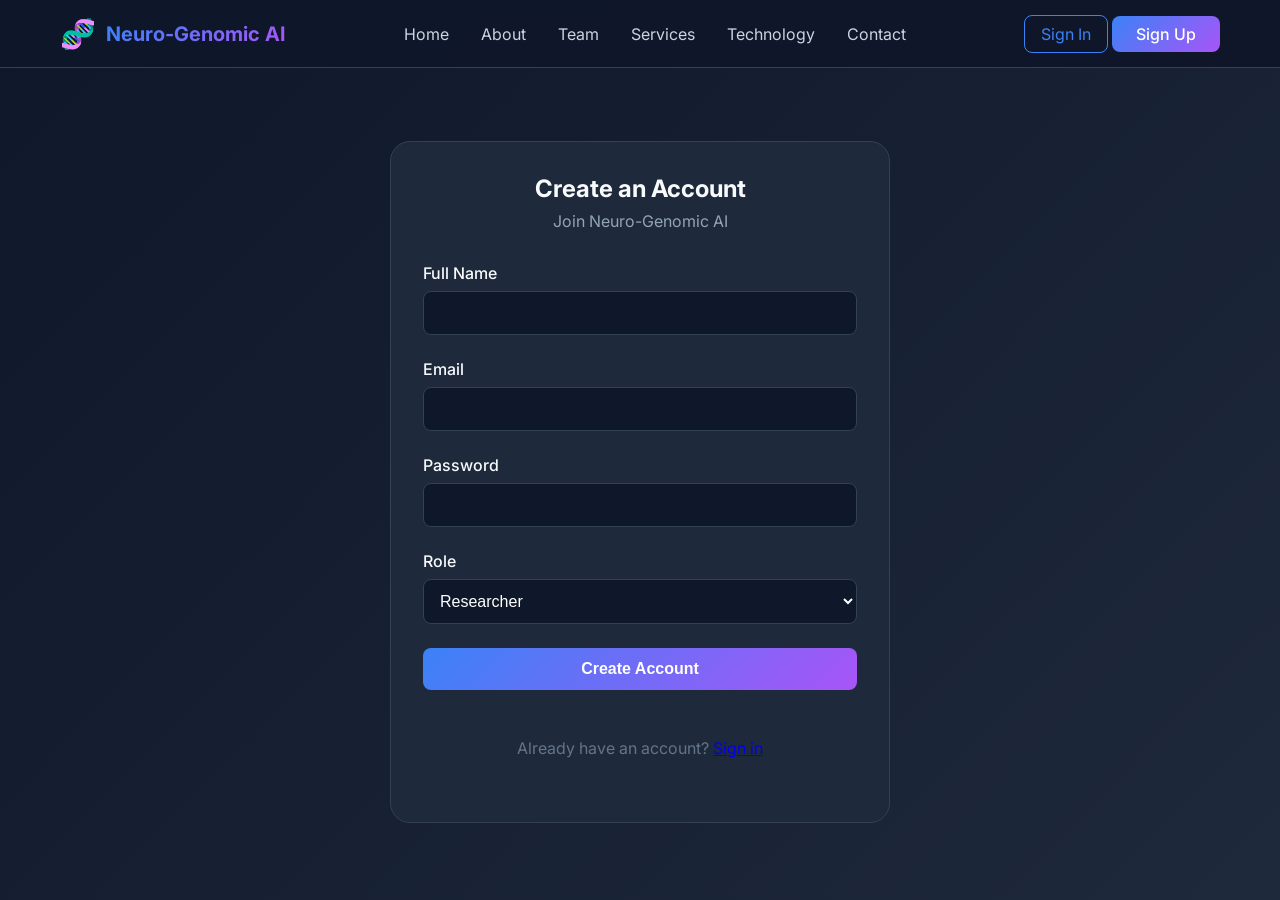
<file: website/pages/register.html>
<!DOCTYPE html>
<html lang="en">
<head>
    <meta charset="UTF-8">
    <meta name="viewport" content="width=device-width, initial-scale=1.0">
    <title>Register | Neuro-Genomic AI</title>
    <link href="https://fonts.googleapis.com/css2?family=Inter:wght@300;400;500;600;700;800&display=swap" rel="stylesheet">
    <style>
        * { margin: 0; padding: 0; box-sizing: border-box; }
        body {
            font-family: 'Inter', sans-serif;
            background: linear-gradient(135deg, #0f172a 0%, #1e293b 100%);
            color: #f8fafc;
            min-height: 100vh;
        }
        .container { max-width: 1200px; margin: 0 auto; padding: 0 20px; }
        .navbar {
            position: fixed;
            top: 0;
            width: 100%;
            background: rgba(15, 23, 42, 0.95);
            backdrop-filter: blur(10px);
            padding: 1rem 0;
            border-bottom: 1px solid #334155;
        }
        .navbar .container { display: flex; justify-content: space-between; align-items: center; }
        .logo { display: flex; align-items: center; gap: 10px; font-size: 1.25rem; font-weight: 700; }
        .logo-icon { font-size: 1.8rem; }
        .logo-text { background: linear-gradient(135deg, #3b82f6, #a855f7); -webkit-background-clip: text; background-clip: text; color: transparent; }
        .nav-links { display: flex; list-style: none; gap: 2rem; }
        .nav-links a { color: #cbd5e1; text-decoration: none; transition: color 0.3s; }
        .nav-links a:hover { color: #3b82f6; }
        .btn-outline { padding: 0.5rem 1rem; border: 1px solid #3b82f6; border-radius: 8px; color: #3b82f6; text-decoration: none; }
        .btn-primary { padding: 0.5rem 1.5rem; background: linear-gradient(135deg, #3b82f6, #a855f7); border-radius: 8px; color: white; text-decoration: none; font-weight: 500; }
        .register-container {
            min-height: 100vh;
            display: flex;
            align-items: center;
            justify-content: center;
            padding: 6rem 1rem 2rem;
        }
        .register-card {
            background: #1e293b;
            border-radius: 20px;
            padding: 2rem;
            width: 100%;
            max-width: 500px;
            border: 1px solid #334155;
        }
        .register-card h2 { text-align: center; margin-bottom: 0.5rem; }
        .register-card p { text-align: center; color: #94a3b8; margin-bottom: 2rem; }
        .form-group { margin-bottom: 1.5rem; }
        .form-group label { display: block; margin-bottom: 0.5rem; font-weight: 500; }
        .form-group input, .form-group select {
            width: 100%;
            padding: 0.75rem;
            border-radius: 8px;
            border: 1px solid #334155;
            background: #0f172a;
            color: white;
            font-size: 1rem;
        }
        .btn-register {
            width: 100%;
            padding: 0.75rem;
            background: linear-gradient(135deg, #3b82f6, #a855f7);
            border: none;
            border-radius: 8px;
            color: white;
            font-size: 1rem;
            font-weight: 600;
            cursor: pointer;
        }
        .error-message {
            background: rgba(239, 68, 68, 0.2);
            border: 1px solid #ef4444;
            border-radius: 8px;
            padding: 0.75rem;
            margin-bottom: 1rem;
            color: #fecaca;
            display: none;
        }
        .success-message {
            background: rgba(16, 185, 129, 0.2);
            border: 1px solid #10b981;
            border-radius: 8px;
            padding: 0.75rem;
            margin-bottom: 1rem;
            color: #a7f3d0;
            display: none;
        }
        .footer { text-align: center; padding: 2rem; color: #64748b; }
    </style>
</head>
<body>
    <nav class="navbar">
        <div class="container">
            <div class="logo">
                <span class="logo-icon">🧬</span>
                <span class="logo-text">Neuro-Genomic AI</span>
            </div>
            <ul class="nav-links">
                <li><a href="../index.html">Home</a></li>
                <li><a href="about.html">About</a></li>
                <li><a href="team.html">Team</a></li>
                <li><a href="services.html">Services</a></li>
                <li><a href="technology.html">Technology</a></li>
                <li><a href="contact.html">Contact</a></li>
            </ul>
            <div>
                <a href="login.html" class="btn-outline">Sign In</a>
                <a href="register.html" class="btn-primary">Sign Up</a>
            </div>
        </div>
    </nav>

    <div class="register-container">
        <div class="register-card">
            <h2>Create an Account</h2>
            <p>Join Neuro-Genomic AI</p>

            <div id="errorMessage" class="error-message"></div>
            <div id="successMessage" class="success-message"></div>

            <form id="registerForm">
                <div class="form-group">
                    <label>Full Name</label>
                    <input type="text" id="full_name" required>
                </div>
                <div class="form-group">
                    <label>Email</label>
                    <input type="email" id="email" required>
                </div>
                <div class="form-group">
                    <label>Password</label>
                    <input type="password" id="password" required>
                </div>
                <div class="form-group">
                    <label>Role</label>
                    <select id="role">
                        <option value="researcher">Researcher</option>
                        <option value="clinician">Clinician</option>
                        <option value="admin">Admin</option>
                    </select>
                </div>
                <button type="submit" class="btn-register">Create Account</button>
            </form>
            <div class="footer" style="margin-top: 1rem;">
                Already have an account? <a href="login.html">Sign in</a>
            </div>
        </div>
    </div>

    <script>
        const API_URL = 'http://localhost:8000';

        document.getElementById('registerForm').addEventListener('submit', async (e) => {
            e.preventDefault();
            
            const full_name = document.getElementById('full_name').value;
            const email = document.getElementById('email').value;
            const password = document.getElementById('password').value;
            const role = document.getElementById('role').value;
            
            const errorDiv = document.getElementById('errorMessage');
            const successDiv = document.getElementById('successMessage');
            
            errorDiv.style.display = 'none';
            successDiv.style.display = 'none';
            
            try {
                const response = await fetch(`${API_URL}/api/v1/auth/register`, {
                    method: 'POST',
                    headers: { 'Content-Type': 'application/json' },
                    body: JSON.stringify({ full_name, email, password, role })
                });
                
                const data = await response.json();
                
                if (response.ok) {
                    successDiv.textContent = 'Account created! Redirecting to login...';
                    successDiv.style.display = 'block';
                    setTimeout(() => { window.location.href = 'login.html'; }, 2000);
                } else {
                    errorDiv.textContent = data.detail || 'Registration failed';
                    errorDiv.style.display = 'block';
                }
            } catch (error) {
                errorDiv.textContent = 'Cannot reach server. Make sure API is running on port 8000.';
                errorDiv.style.display = 'block';
            }
        });
    </script>
</body>
</html>
</file>
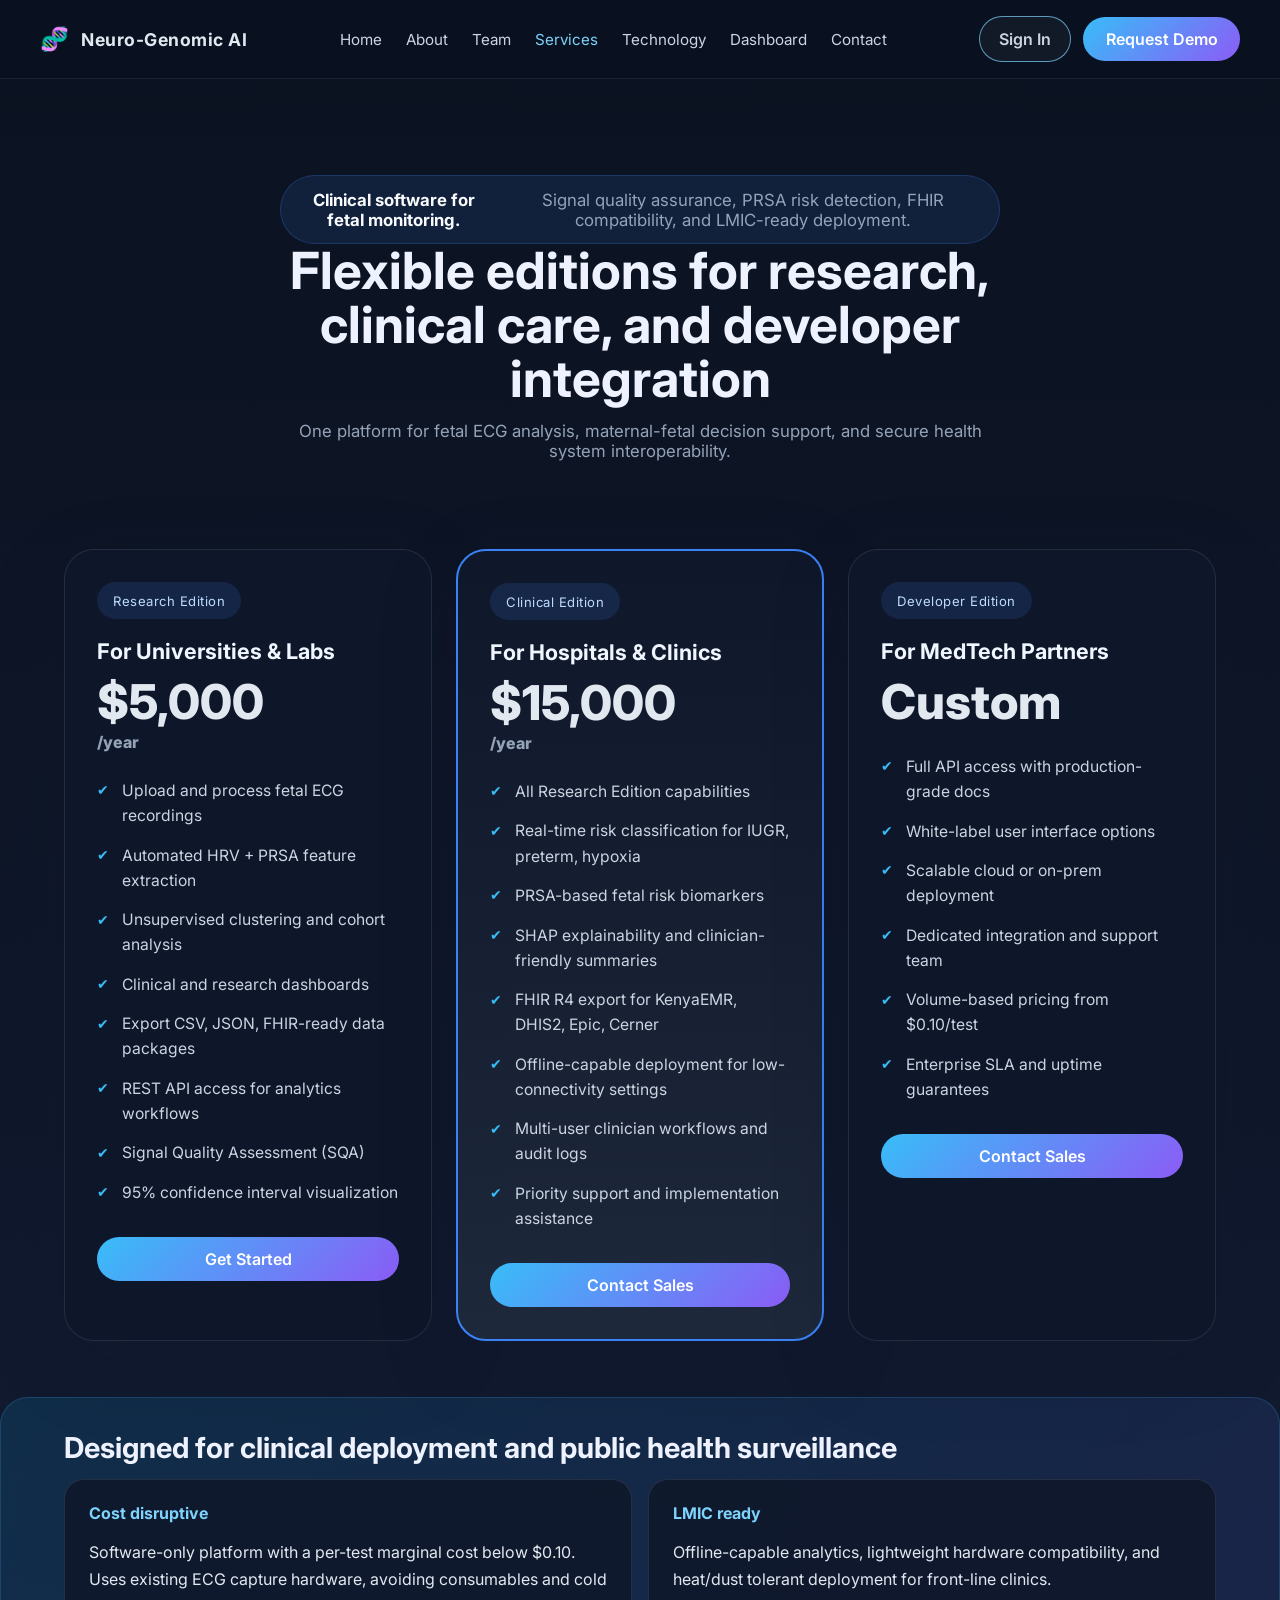
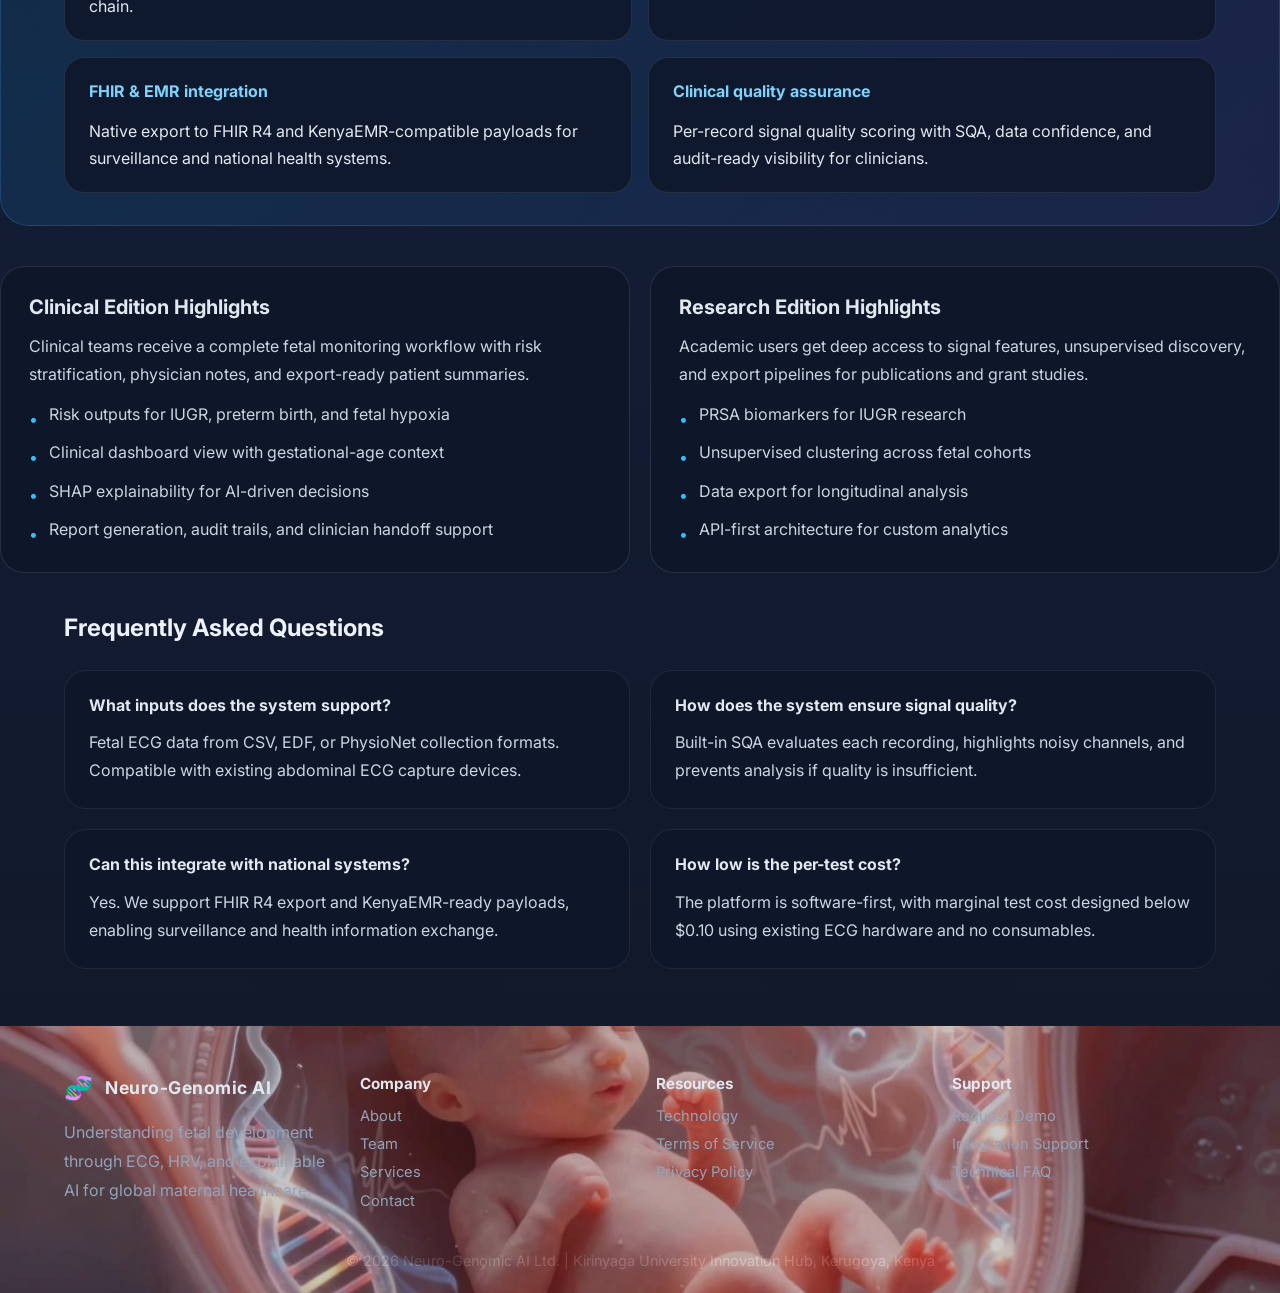
<file: website/pages/services.html>
<!DOCTYPE html>
<html lang="en">
<head>
    <meta charset="UTF-8">
    <meta name="viewport" content="width=device-width, initial-scale=1.0">
    <title>Services & Pricing | Neuro-Genomic AI</title>
    <link href="https://fonts.googleapis.com/css2?family=Inter:wght@300;400;500;600;700;800&display=swap" rel="stylesheet">
    <style>
        * { margin: 0; padding: 0; box-sizing: border-box; }
        body {
            font-family: 'Inter', sans-serif;
            background: linear-gradient(180deg, #0b1220 0%, #121c33 65%, #111827 100%);
            color: #eef2ff;
            min-height: 100vh;
        }
        .container { max-width: 1200px; margin: 0 auto; padding: 0 24px; }
        .navbar {
            position: sticky;
            top: 0;
            width: 100%;
            background: rgba(10, 18, 32, 0.94);
            backdrop-filter: blur(14px);
            border-bottom: 1px solid rgba(148, 163, 184, 0.12);
            z-index: 1000;
        }
        .navbar .container { display: flex; align-items: center; justify-content: space-between; gap: 1rem; padding: 1rem 0; }
        .logo { display: flex; align-items: center; gap: 0.75rem; font-weight: 700; }
        .logo-icon { font-size: 1.45rem; }
        .logo-text { font-size: 1.1rem; letter-spacing: 0.03em; color: #e2e8f0; }
        .nav-menu { display: flex; gap: 1.5rem; list-style: none; flex-wrap: wrap; }
        .nav-menu a { color: #cbd5e1; text-decoration: none; font-size: 0.95rem; transition: color 0.25s ease; }
        .nav-menu a.active, .nav-menu a:hover { color: #7dd3fc; }
        .nav-buttons { display: flex; gap: 0.75rem; align-items: center; }
        .btn-outline, .btn-primary { border-radius: 999px; font-weight: 600; transition: all 0.2s ease; text-decoration: none; display: inline-flex; align-items: center; justify-content: center; }
        .btn-outline { padding: 0.75rem 1.2rem; border: 1px solid rgba(125, 211, 252, 0.7); color: #cbd5e1; background: rgba(255,255,255,0.04); }
        .btn-outline:hover { background: rgba(255,255,255,0.08); }
        .btn-primary { padding: 0.75rem 1.4rem; background: linear-gradient(135deg, #38bdf8, #8b5cf6); color: white; }
        .btn-primary:hover { filter: brightness(1.05); }
        
        .hero {
            padding: 6rem 0 2rem;
            text-align: center;
        }
        .hero h1 { font-size: clamp(2.5rem, 4vw, 4rem); line-height: 1.05; max-width: 760px; margin: 0 auto 1rem; }
        .hero p { color: #94a3b8; font-size: 1.05rem; max-width: 720px; margin: 0 auto; }
        .hero-note {
            margin: 1.75rem auto 0;
            display: inline-flex;
            align-items: center;
            gap: 0.75rem;
            background: rgba(59, 130, 246, 0.12);
            border: 1px solid rgba(59, 130, 246, 0.24);
            color: #bae6fd;
            padding: 0.85rem 1rem;
            border-radius: 999px;
            font-size: 0.95rem;
        }
        .hero-note strong { color: #f8fafc; }

        .pricing-grid {
            display: grid;
            grid-template-columns: repeat(3, minmax(0, 1fr));
            gap: 1.5rem;
            margin: 3.5rem 0;
        }
        .pricing-card {
            background: rgba(15, 23, 42, 0.95);
            border: 1px solid rgba(148, 163, 184, 0.16);
            border-radius: 30px;
            padding: 2rem;
            box-shadow: 0 24px 80px rgba(15,23,42,0.18);
            overflow: hidden;
            transition: transform 0.25s ease, border-color 0.25s ease, background 0.25s ease;
        }
        .pricing-card:hover { transform: translateY(-8px); border-color: rgba(59, 130, 246, 0.45); background: rgba(15, 23, 42, 1); }
        .pricing-card.featured { border: 2px solid #3b82f6; background: linear-gradient(180deg, rgba(15,23,42,0.95), rgba(30, 41, 59,0.95)); }
        .pricing-badge {
            display: inline-flex;
            padding: 0.65rem 1rem;
            border-radius: 999px;
            background: rgba(59, 130, 246, 0.14);
            color: #bfdbfe;
            font-size: 0.82rem;
            letter-spacing: 0.04em;
            margin-bottom: 1.2rem;
        }
        .pricing-card h3 { font-size: 1.35rem; margin-bottom: 0.85rem; color: #eff6ff; }
        .pricing-price { font-size: 3rem; font-weight: 800; color: #e2e8f0; line-height: 1; }
        .pricing-price span { display: block; font-size: 1rem; color: #94a3b8; margin-top: 0.5rem; }
        .pricing-features { list-style: none; margin: 1.75rem 0 2rem; padding: 0; display: grid; gap: 0.9rem; }
        .pricing-features li { display: flex; align-items: flex-start; gap: 0.8rem; color: #cbd5e1; font-size: 0.98rem; line-height: 1.6; }
        .pricing-features li::before { content: '✔'; color: #38bdf8; margin-top: 0.15rem; font-size: 0.85rem; }
        .pricing-card .btn-primary { width: 100%; justify-content: center; }

        .highlight-panel {
            background: linear-gradient(135deg, rgba(14, 165, 233, 0.14), rgba(99, 102, 241, 0.12));
            border: 1px solid rgba(56, 189, 248, 0.2);
            border-radius: 28px;
            padding: 2rem;
            margin: 2rem 0;
            display: grid;
            gap: 1.25rem;
        }
        .highlight-panel h2 { margin-bottom: 0.85rem; font-size: 1.8rem; }
        .highlight-grid { display: grid; grid-template-columns: repeat(2, minmax(0, 1fr)); gap: 1rem; }
        .highlight-item {
            background: rgba(15, 23, 42, 0.88);
            border: 1px solid rgba(148, 163, 184, 0.16);
            border-radius: 20px;
            padding: 1.25rem 1.5rem;
            color: #e2e8f0;
            line-height: 1.7;
        }
        .highlight-item strong { display: block; margin-bottom: 0.75rem; color: #7dd3fc; }

        .grid-two {
            display: grid;
            grid-template-columns: repeat(2, minmax(0, 1fr));
            gap: 1.25rem;
            margin: 2.5rem 0;
        }
        .feature-panel {
            background: rgba(15, 23, 42, 0.95);
            border: 1px solid rgba(148, 163, 184, 0.18);
            border-radius: 24px;
            padding: 1.75rem;
        }
        .feature-panel h3 { margin-bottom: 0.8rem; font-size: 1.25rem; color: #e2e8f0; }
        .feature-panel p { color: #cbd5e1; line-height: 1.75; }
        .feature-panel ul { list-style: none; padding: 0; margin: 1rem 0 0; display: grid; gap: 0.85rem; }
        .feature-panel li { display: flex; gap: 0.7rem; align-items: flex-start; color: #cbd5e1; }
        .feature-panel li::before { content: '•'; color: #38bdf8; margin-top: 0.3rem; }

        .faq-grid { display: grid; grid-template-columns: repeat(2, minmax(0, 1fr)); gap: 1.25rem; margin: 1.75rem 0 3.5rem; }
        .faq-item {
            background: rgba(15, 23, 42, 0.95);
            border: 1px solid rgba(148, 163, 184, 0.12);
            border-radius: 22px;
            padding: 1.5rem;
        }
        .faq-item h4 { margin-bottom: 0.85rem; font-size: 1rem; color: #e2e8f0; }
        .faq-item p { color: #cbd5e1; line-height: 1.75; }

        .footer {
            position: relative;
            background: rgba(7, 10, 23, 0.98);
            border-top: 1px solid rgba(148, 163, 184, 0.12);
            padding: 3rem 0 1.5rem;
            overflow: hidden;
        }
        .footer::before {
            content: '';
            position: absolute;
            inset: 0;
            background-image: url('../images/footer.jpg.png');
            background-repeat: no-repeat;
            background-size: cover;
            background-position: center;
            opacity: 0.8;
            pointer-events: none;
        }
        .footer-grid { display: grid; grid-template-columns: repeat(4, minmax(0, 1fr)); gap: 2rem; position: relative; z-index: 1; }
        .footer-links h4 { margin-bottom: 0.85rem; color: #e2e8f0; font-size: 0.95rem; }
        .footer-links a { display: block; color: #94a3b8; text-decoration: none; margin-bottom: 0.65rem; font-size: 0.92rem; }
        .footer-links a:hover { color: #7dd3fc; }
        .footer-bottom { color: #94a3b8; text-align: center; margin-top: 2rem; font-size: 0.9rem; }

        @media (max-width: 1024px) { .pricing-grid, .grid-two, .faq-grid, .footer-grid { grid-template-columns: 1fr; } }
        @media (max-width: 640px) { .hero { padding-top: 5rem; } .nav-menu { display: none; } .nav-buttons { width: 100%; justify-content: flex-end; } }
    </style>
</head>
<body>
    <nav class="navbar">
        <div class="container">
            <div class="logo">
                <span class="logo-icon">🧬</span>
                <span class="logo-text">Neuro-Genomic AI</span>
            </div>
            <ul class="nav-menu">
                <li><a href="../index.html">Home</a></li>
                <li><a href="about.html">About</a></li>
                <li><a href="team.html">Team</a></li>
                <li><a href="services.html" class="active">Services</a></li>
                <li><a href="technology.html">Technology</a></li>
                <li><a href="dashboard.html">Dashboard</a></li>
                <li><a href="contact.html">Contact</a></li>
            </ul>
            <div class="nav-buttons">
                <a href="login.html" class="btn-outline">Sign In</a>
                <a href="contact.html" class="btn-primary">Request Demo</a>
            </div>
        </div>
    </nav>

    <main>
        <section class="hero">
            <div class="container">
                <p class="hero-note"><strong>Clinical software for fetal monitoring.</strong> Signal quality assurance, PRSA risk detection, FHIR compatibility, and LMIC-ready deployment.</p>
                <h1>Flexible editions for research, clinical care, and developer integration</h1>
                <p>One platform for fetal ECG analysis, maternal-fetal decision support, and secure health system interoperability.</p>
            </div>
        </section>

        <section class="pricing">
            <div class="container">
                <div class="pricing-grid">
                    <div class="pricing-card">
                        <div class="pricing-badge">Research Edition</div>
                        <h3>For Universities & Labs</h3>
                        <div class="pricing-price">$5,000<span>/year</span></div>
                        <ul class="pricing-features">
                            <li>Upload and process fetal ECG recordings</li>
                            <li>Automated HRV + PRSA feature extraction</li>
                            <li>Unsupervised clustering and cohort analysis</li>
                            <li>Clinical and research dashboards</li>
                            <li>Export CSV, JSON, FHIR-ready data packages</li>
                            <li>REST API access for analytics workflows</li>
                            <li>Signal Quality Assessment (SQA)</li>
                            <li>95% confidence interval visualization</li>
                        </ul>
                        <a href="contact.html" class="btn-primary">Get Started</a>
                    </div>

                    <div class="pricing-card featured">
                        <div class="pricing-badge">Clinical Edition</div>
                        <h3>For Hospitals & Clinics</h3>
                        <div class="pricing-price">$15,000<span>/year</span></div>
                        <ul class="pricing-features">
                            <li>All Research Edition capabilities</li>
                            <li>Real-time risk classification for IUGR, preterm, hypoxia</li>
                            <li>PRSA-based fetal risk biomarkers</li>
                            <li>SHAP explainability and clinician-friendly summaries</li>
                            <li>FHIR R4 export for KenyaEMR, DHIS2, Epic, Cerner</li>
                            <li>Offline-capable deployment for low-connectivity settings</li>
                            <li>Multi-user clinician workflows and audit logs</li>
                            <li>Priority support and implementation assistance</li>
                        </ul>
                        <a href="contact.html" class="btn-primary">Contact Sales</a>
                    </div>

                    <div class="pricing-card">
                        <div class="pricing-badge">Developer Edition</div>
                        <h3>For MedTech Partners</h3>
                        <div class="pricing-price">Custom</div>
                        <ul class="pricing-features">
                            <li>Full API access with production-grade docs</li>
                            <li>White-label user interface options</li>
                            <li>Scalable cloud or on-prem deployment</li>
                            <li>Dedicated integration and support team</li>
                            <li>Volume-based pricing from $0.10/test</li>
                            <li>Enterprise SLA and uptime guarantees</li>
                        </ul>
                        <a href="contact.html" class="btn-primary">Contact Sales</a>
                    </div>
                </div>
            </div>
        </section>

        <section class="highlight-panel">
            <div class="container">
                <h2>Designed for clinical deployment and public health surveillance</h2>
                <div class="highlight-grid">
                    <div class="highlight-item">
                        <strong>Cost disruptive</strong>
                        Software-only platform with a per-test marginal cost below $0.10. Uses existing ECG capture hardware, avoiding consumables and cold chain.
                    </div>
                    <div class="highlight-item">
                        <strong>LMIC ready</strong>
                        Offline-capable analytics, lightweight hardware compatibility, and heat/dust tolerant deployment for front-line clinics.
                    </div>
                    <div class="highlight-item">
                        <strong>FHIR & EMR integration</strong>
                        Native export to FHIR R4 and KenyaEMR-compatible payloads for surveillance and national health systems.
                    </div>
                    <div class="highlight-item">
                        <strong>Clinical quality assurance</strong>
                        Per-record signal quality scoring with SQA, data confidence, and audit-ready visibility for clinicians.
                    </div>
                </div>
            </div>
        </section>

        <section class="grid-two">
            <div class="feature-panel">
                <h3>Clinical Edition Highlights</h3>
                <p>Clinical teams receive a complete fetal monitoring workflow with risk stratification, physician notes, and export-ready patient summaries.</p>
                <ul>
                    <li>Risk outputs for IUGR, preterm birth, and fetal hypoxia</li>
                    <li>Clinical dashboard view with gestational-age context</li>
                    <li>SHAP explainability for AI-driven decisions</li>
                    <li>Report generation, audit trails, and clinician handoff support</li>
                </ul>
            </div>
            <div class="feature-panel">
                <h3>Research Edition Highlights</h3>
                <p>Academic users get deep access to signal features, unsupervised discovery, and export pipelines for publications and grant studies.</p>
                <ul>
                    <li>PRSA biomarkers for IUGR research</li>
                    <li>Unsupervised clustering across fetal cohorts</li>
                    <li>Data export for longitudinal analysis</li>
                    <li>API-first architecture for custom analytics</li>
                </ul>
            </div>
        </section>

        <section class="faq">
            <div class="container">
                <h2>Frequently Asked Questions</h2>
                <div class="faq-grid">
                    <div class="faq-item">
                        <h4>What inputs does the system support?</h4>
                        <p>Fetal ECG data from CSV, EDF, or PhysioNet collection formats. Compatible with existing abdominal ECG capture devices.</p>
                    </div>
                    <div class="faq-item">
                        <h4>How does the system ensure signal quality?</h4>
                        <p>Built-in SQA evaluates each recording, highlights noisy channels, and prevents analysis if quality is insufficient.</p>
                    </div>
                    <div class="faq-item">
                        <h4>Can this integrate with national systems?</h4>
                        <p>Yes. We support FHIR R4 export and KenyaEMR-ready payloads, enabling surveillance and health information exchange.</p>
                    </div>
                    <div class="faq-item">
                        <h4>How low is the per-test cost?</h4>
                        <p>The platform is software-first, with marginal test cost designed below $0.10 using existing ECG hardware and no consumables.</p>
                    </div>
                </div>
            </div>
        </section>
    </main>

    <footer class="footer">
        <div class="container">
            <div class="footer-grid">
                <div>
                    <div class="logo" style="display: flex; align-items: center; gap: 0.75rem; margin-bottom: 1rem;">
                        <span class="logo-icon">🧬</span>
                        <span class="logo-text">Neuro-Genomic AI</span>
                    </div>
                    <p style="color: #94a3b8; max-width: 320px; line-height: 1.8;">Understanding fetal development through ECG, HRV, and explainable AI for global maternal healthcare.</p>
                </div>
                <div class="footer-links">
                    <h4>Company</h4>
                    <a href="about.html">About</a>
                    <a href="team.html">Team</a>
                    <a href="services.html">Services</a>
                    <a href="contact.html">Contact</a>
                </div>
                <div class="footer-links">
                    <h4>Resources</h4>
                    <a href="technology.html">Technology</a>
                    <a href="terms.html">Terms of Service</a>
                    <a href="privacy.html">Privacy Policy</a>
                </div>
                <div class="footer-links">
                    <h4>Support</h4>
                    <a href="contact.html">Request Demo</a>
                    <a href="contact.html">Integration Support</a>
                    <a href="contact.html">Technical FAQ</a>
                </div>
            </div>
            <div class="footer-bottom">&copy; 2026 Neuro-Genomic AI Ltd. | Kirinyaga University Innovation Hub, Kerugoya, Kenya</div>
        </div>
    </footer>
</body>
</html>
</file>
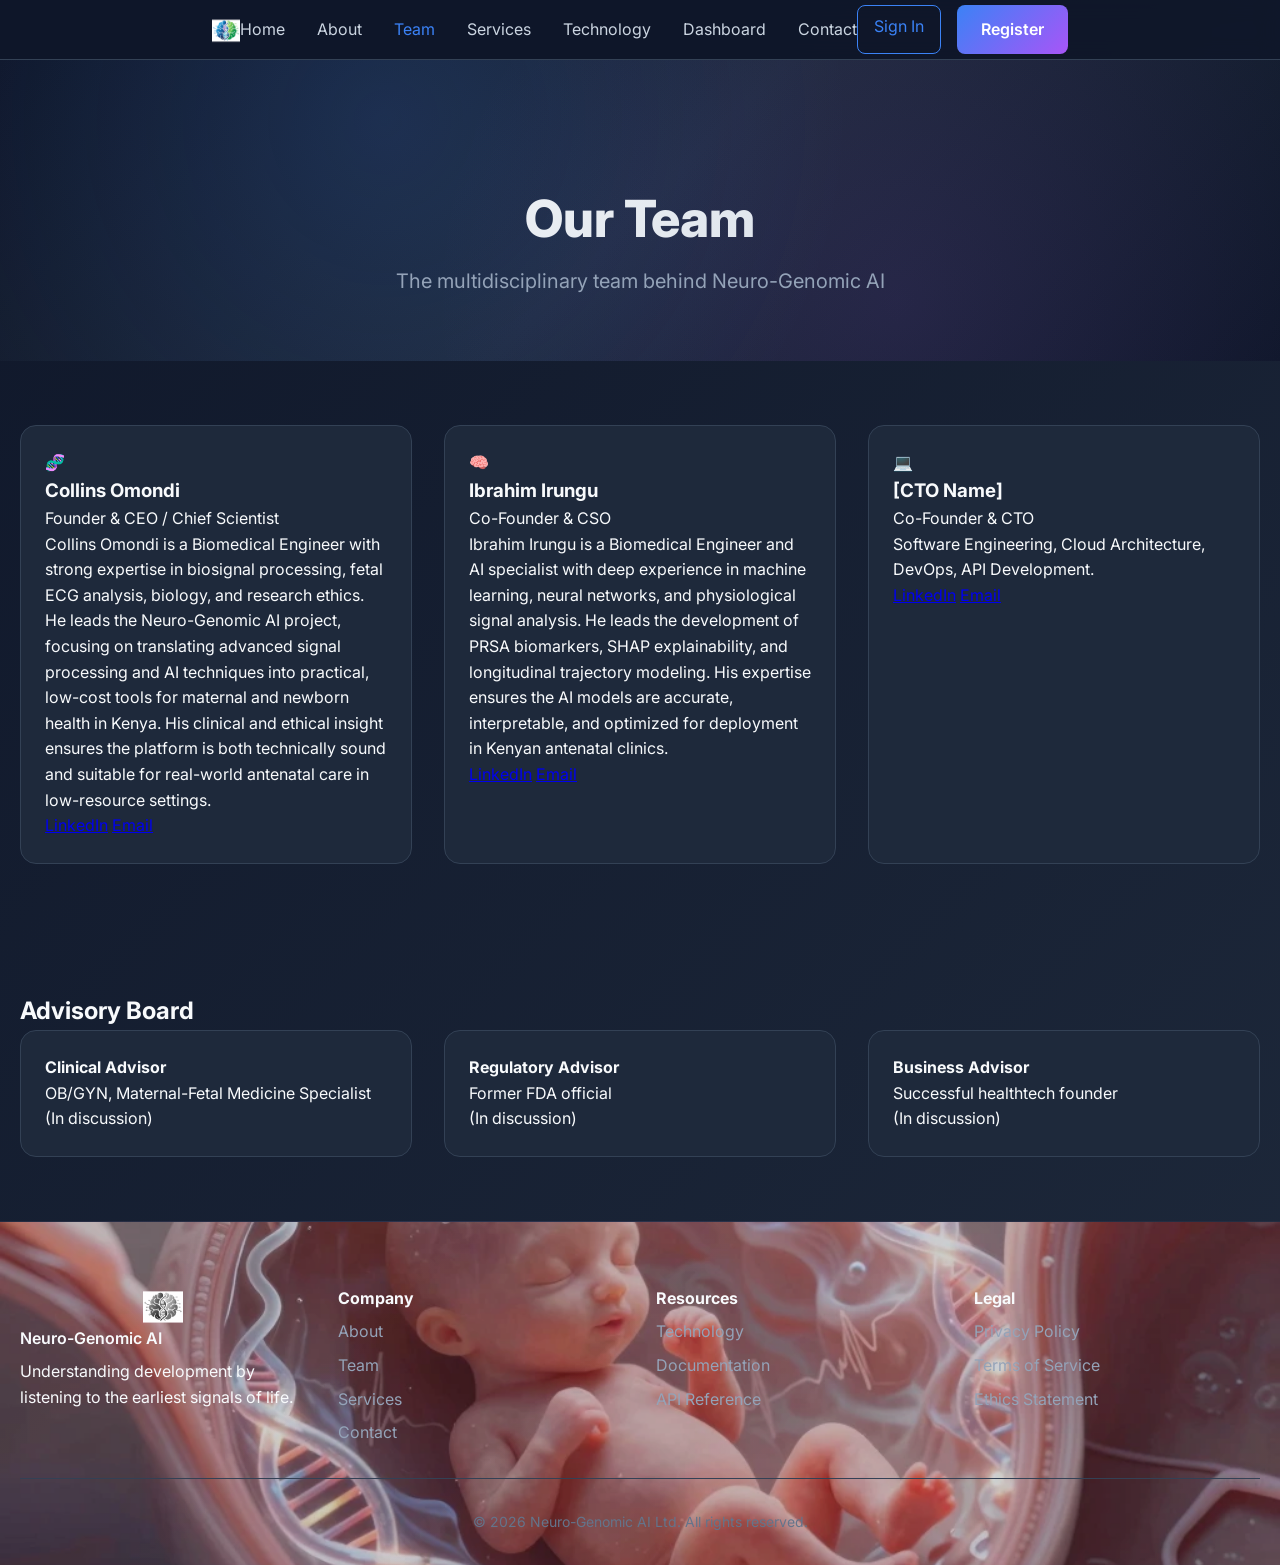
<file: website/pages/team.html>
<!DOCTYPE html>
<html lang="en">
<head>
    <meta charset="UTF-8">
    <meta name="viewport" content="width=device-width, initial-scale=1.0">
    <title>Team | Neuro-Genomic AI</title>
    <link rel="stylesheet" href="../css/style.css">
    <link href="https://fonts.googleapis.com/css2?family=Inter:wght@300;400;500;600;700;800&display=swap" rel="stylesheet">
</head>
<body>
    <nav class="navbar">
        <div class="container">
            <div class="nav-brand">
                <img src="../images/logo.png" alt="Neuro-Genomic AI" class="logo-image" style="height: 28px; width: 28px; object-fit: cover; flex: 0 0 28px;">
            </div>
            <ul class="nav-menu">
                <li><a href="../index.html">Home</a></li>
                <li><a href="about.html">About</a></li>
                <li><a href="team.html" class="active">Team</a></li>
                <li><a href="services.html">Services</a></li>
                <li><a href="technology.html">Technology</a></li>
                <li><a href="dashboard.html">Dashboard</a></li>
                <li><a href="contact.html">Contact</a></li>
            </ul>
            <div class="nav-buttons">
                <a href="login.html" class="btn-outline">Sign In</a>
                <a href="register.html" class="btn-primary">Register</a>
            </div>
        </div>
    </nav>

    <main>
        <section class="page-header">
            <div class="container">
                <h1>Our Team</h1>
                <p>The multidisciplinary team behind Neuro-Genomic AI</p>
            </div>
        </section>

        <section class="team-grid-section">
            <div class="container">
                <div class="team-grid">
                    <div class="team-card">
                        <div class="team-avatar">🧬</div>
                        <h3>Collins Omondi</h3>
                        <p class="team-title">Founder & CEO / Chief Scientist</p>
                        <p class="team-bio">Collins Omondi is a Biomedical Engineer with strong expertise in biosignal processing, fetal ECG analysis, biology, and research ethics. He leads the Neuro-Genomic AI project, focusing on translating advanced signal processing and AI techniques into practical, low-cost tools for maternal and newborn health in Kenya. His clinical and ethical insight ensures the platform is both technically sound and suitable for real-world antenatal care in low-resource settings.</p>
                        <div class="team-links">
                            <a href="#">LinkedIn</a>
                            <a href="#">Email</a>
                        </div>
                    </div>
                    <div class="team-card">
                        <div class="team-avatar">🧠</div>
                        <h3>Ibrahim Irungu</h3>
                        <p class="team-title">Co-Founder & CSO</p>
                        <p class="team-bio">Ibrahim Irungu is a Biomedical Engineer and AI specialist with deep experience in machine learning, neural networks, and physiological signal analysis. He leads the development of PRSA biomarkers, SHAP explainability, and longitudinal trajectory modeling. His expertise ensures the AI models are accurate, interpretable, and optimized for deployment in Kenyan antenatal clinics.</p>
                        <div class="team-links">
                            <a href="#">LinkedIn</a>
                            <a href="#">Email</a>
                        </div>
                    </div>
                    <div class="team-card">
                        <div class="team-avatar">💻</div>
                        <h3>[CTO Name]</h3>
                        <p class="team-title">Co-Founder & CTO</p>
                        <p class="team-bio">Software Engineering, Cloud Architecture, DevOps, API Development.</p>
                        <div class="team-links">
                            <a href="#">LinkedIn</a>
                            <a href="#">Email</a>
                        </div>
                    </div>
                </div>
            </div>
        </section>

        <section class="advisors">
            <div class="container">
                <h2>Advisory Board</h2>
                <div class="advisors-grid">
                    <div class="advisor-card">
                        <h4>Clinical Advisor</h4>
                        <p>OB/GYN, Maternal-Fetal Medicine Specialist</p>
                        <p class="advisor-status">(In discussion)</p>
                    </div>
                    <div class="advisor-card">
                        <h4>Regulatory Advisor</h4>
                        <p>Former FDA official</p>
                        <p class="advisor-status">(In discussion)</p>
                    </div>
                    <div class="advisor-card">
                        <h4>Business Advisor</h4>
                        <p>Successful healthtech founder</p>
                        <p class="advisor-status">(In discussion)</p>
                    </div>
                </div>
            </div>
        </section>
    </main>

    <footer class="footer">
        <div class="container">
            <div class="footer-grid">
                <div class="footer-brand">
                    <img src="../images/logo.png" alt="Neuro-Genomic AI" class="logo-image" style="height: 40px; width: 40px; object-fit: cover; flex: 0 0 40px;">
                    <div>
                        <p style="font-weight: 600; margin-bottom: 0.5rem;">Neuro-Genomic AI</p>
                        <p>Understanding development by listening to the earliest signals of life.</p>
                    </div>
                </div>
                <div class="footer-links">
                    <h4>Company</h4>
                    <a href="about.html">About</a>
                    <a href="team.html">Team</a>
                    <a href="services.html">Services</a>
                    <a href="contact.html">Contact</a>
                </div>
                <div class="footer-links">
                    <h4>Resources</h4>
                    <a href="technology.html">Technology</a>
                    <a href="#">Documentation</a>
                    <a href="#">API Reference</a>
                </div>
                <div class="footer-links">
                    <h4>Legal</h4>
                    <a href="privacy.html">Privacy Policy</a>
                    <a href="terms.html">Terms of Service</a>
                    <a href="#">Ethics Statement</a>
                </div>
            </div>
            <div class="footer-bottom">
                <p>&copy; 2026 Neuro-Genomic AI Ltd. All rights reserved.</p>
            </div>
        </div>
    </footer>
</body>
</html>
</file>
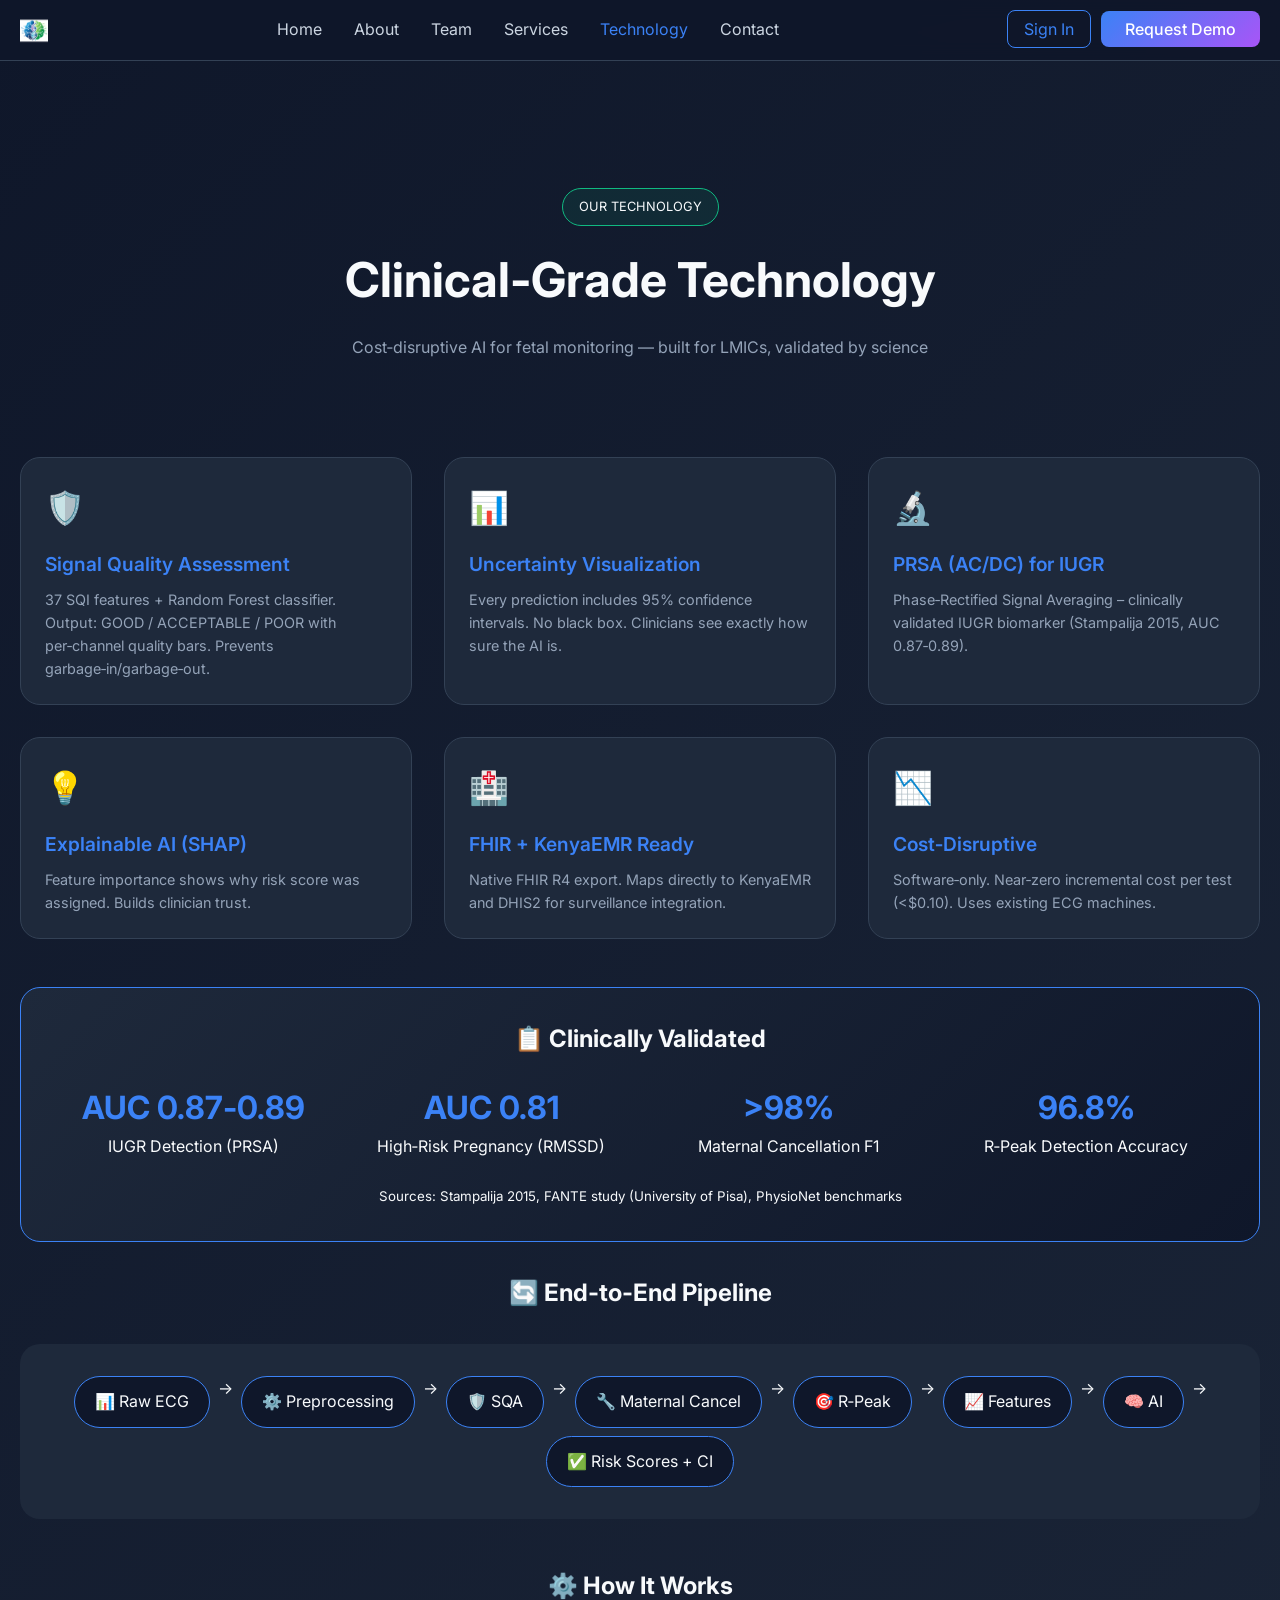
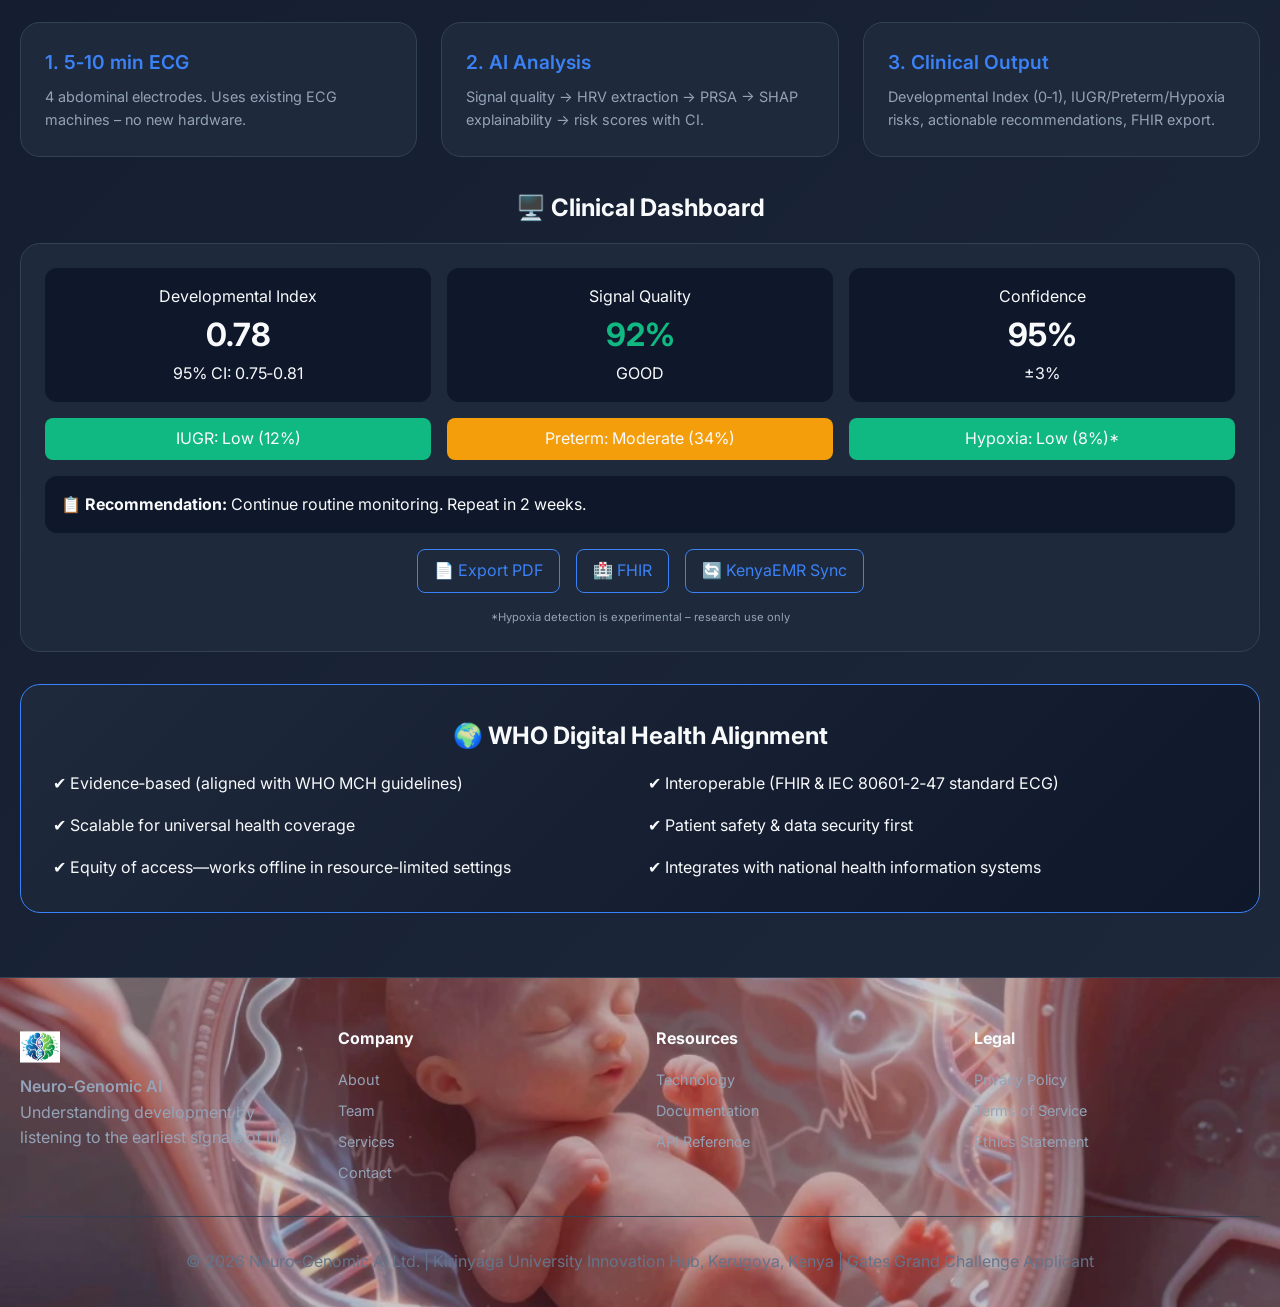
<file: website/pages/technology.html>
<!DOCTYPE html>
<html lang="en">
<head>
    <meta charset="UTF-8">
    <meta name="viewport" content="width=device-width, initial-scale=1.0">
    <title>Technology | Neuro-Genomic AI | Clinical-Grade Fetal Monitoring</title>
    <link href="https://fonts.googleapis.com/css2?family=Inter:wght@300;400;500;600;700;800&display=swap" rel="stylesheet">
    <style>
        * { margin: 0; padding: 0; box-sizing: border-box; }
        body {
            font-family: 'Inter', sans-serif;
            background: linear-gradient(135deg, #0f172a 0%, #1e293b 100%);
            color: #f8fafc;
            line-height: 1.6;
        }
        .container { max-width: 1280px; margin: 0 auto; padding: 0 20px; }
        
        /* Navbar */
        .navbar {
            position: fixed;
            top: 0;
            width: 100%;
            background: rgba(15, 23, 42, 0.95);
            backdrop-filter: blur(10px);
            z-index: 1000;
            padding: 1rem 0;
            border-bottom: 1px solid #334155;
        }
        .navbar .container { display: flex; justify-content: space-between; align-items: center; }
        .logo { display: flex; align-items: center; gap: 10px; font-size: 1.25rem; font-weight: 700; flex: 0 0 auto; overflow: hidden; }
        .logo-text { background: linear-gradient(135deg, #3b82f6, #a855f7); -webkit-background-clip: text; background-clip: text; color: transparent; }
        .logo-image { height: 28px; width: 28px; display: block; object-fit: cover; flex: 0 0 28px; object-position: center; }
        body { padding-top: 60px; }
        .nav-links { display: flex; list-style: none; gap: 2rem; }
        .nav-links a { color: #cbd5e1; text-decoration: none; transition: color 0.3s; }
        .nav-links a:hover, .nav-links a.active { color: #3b82f6; }
        .btn-outline { padding: 0.5rem 1rem; border: 1px solid #3b82f6; border-radius: 8px; color: #3b82f6; text-decoration: none; }
        .btn-primary { padding: 0.5rem 1.5rem; background: linear-gradient(135deg, #3b82f6, #a855f7); border-radius: 8px; color: white; text-decoration: none; font-weight: 500; }
        
        /* Page Header */
        .page-header { padding: 8rem 0 3rem; text-align: center; }
        .page-header h1 { font-size: 3rem; margin-bottom: 1rem; }
        .page-header p { color: #94a3b8; max-width: 800px; margin: 0 auto; }
        
        /* Gates Badge */
        .gates-badge {
            background: rgba(16, 185, 129, 0.1);
            border: 1px solid #10b981;
            border-radius: 40px;
            padding: 0.5rem 1rem;
            display: inline-block;
            margin-bottom: 1rem;
            font-size: 0.8rem;
        }
        
        /* Feature Cards */
        .feature-grid { display: grid; grid-template-columns: repeat(3, 1fr); gap: 2rem; margin: 3rem 0; }
        .feature-card {
            background: #1e293b;
            border-radius: 20px;
            padding: 1.5rem;
            border: 1px solid #334155;
            transition: transform 0.3s;
        }
        .feature-card:hover { transform: translateY(-5px); border-color: #3b82f6; }
        .feature-icon { font-size: 2rem; margin-bottom: 1rem; }
        .feature-title { font-size: 1.2rem; font-weight: 600; margin-bottom: 0.5rem; color: #3b82f6; }
        .feature-desc { color: #94a3b8; font-size: 0.9rem; }
        
        /* Clinical Validation Box */
        .clinical-box {
            background: linear-gradient(135deg, #1e293b, #0f172a);
            border-radius: 20px;
            padding: 2rem;
            margin: 2rem 0;
            border: 1px solid #3b82f6;
        }
        .metric-highlight { font-size: 2rem; font-weight: 700; color: #3b82f6; }
        
        /* Pipeline */
        .pipeline { display: flex; flex-wrap: wrap; justify-content: center; gap: 0.5rem; background: #1e293b; border-radius: 20px; padding: 2rem; margin: 2rem 0; }
        .pipeline-step { background: #0f172a; padding: 0.75rem 1.25rem; border-radius: 30px; border: 1px solid #3b82f6; }
        
        /* Footer */
        .footer { position: relative; background: #0f172a; padding: 3rem 0 2rem; border-top: 1px solid #334155; margin-top: 4rem; overflow: hidden; }
        .footer::before { content: ''; position: absolute; inset: 0; background-image: url(../images/footer.jpg.png); background-repeat: no-repeat; background-size: cover; background-position: center; opacity: 0.8; pointer-events: none; }
        .footer-links { display: flex; flex-direction: column; gap: 0.5rem; }
        .footer-links h4 { margin-bottom: 0.5rem; }
        .footer-links a { color: #94a3b8; text-decoration: none; font-size: 0.9rem; transition: color 0.3s; }
        .footer-links a:hover { color: #3b82f6; }
        .footer-grid { display: grid; grid-template-columns: repeat(4, 1fr); gap: 2rem; position: relative; z-index: 1; }
        .footer-bottom { text-align: center; padding-top: 2rem; border-top: 1px solid #334155; margin-top: 2rem; color: #64748b; position: relative; z-index: 1; }
        
        @media (max-width: 768px) {
            .nav-links { display: none; }
            .feature-grid { grid-template-columns: 1fr; }
            .footer-grid { grid-template-columns: 1fr; }
        }
    </style>
</head>
<body>
    <nav class="navbar">
        <div class="container">
            <div class="logo">
                <img src="../images/logo.png" alt="Neuro-Genomic AI" class="logo-image">
            </div>
            <ul class="nav-links">
                <li><a href="../index.html">Home</a></li>
                <li><a href="about.html">About</a></li>
                <li><a href="team.html">Team</a></li>
                <li><a href="services.html">Services</a></li>
                <li><a href="technology.html" class="active">Technology</a></li>
                <li><a href="contact.html">Contact</a></li>
            </ul>
            <div><a href="login.html" class="btn-outline">Sign In</a><a href="contact.html" class="btn-primary" style="margin-left:10px;">Request Demo</a></div>
        </div>
    </nav>

    <main>
        <section class="page-header">
            <div class="container">
                <div class="gates-badge">OUR TECHNOLOGY</div>
                <h1>Clinical‑Grade Technology</h1>
                <p>Cost‑disruptive AI for fetal monitoring — built for LMICs, validated by science</p>
            </div>
        </section>

        <div class="container">
            <!-- Key Differentiators -->
            <div class="feature-grid">
                <div class="feature-card">
                    <div class="feature-icon">🛡️</div>
                    <div class="feature-title">Signal Quality Assessment</div>
                    <div class="feature-desc">37 SQI features + Random Forest classifier. Output: GOOD / ACCEPTABLE / POOR with per‑channel quality bars. Prevents garbage‑in/garbage‑out.</div>
                </div>
                <div class="feature-card">
                    <div class="feature-icon">📊</div>
                    <div class="feature-title">Uncertainty Visualization</div>
                    <div class="feature-desc">Every prediction includes 95% confidence intervals. No black box. Clinicians see exactly how sure the AI is.</div>
                </div>
                <div class="feature-card">
                    <div class="feature-icon">🔬</div>
                    <div class="feature-title">PRSA (AC/DC) for IUGR</div>
                    <div class="feature-desc">Phase‑Rectified Signal Averaging – clinically validated IUGR biomarker (Stampalija 2015, AUC 0.87‑0.89).</div>
                </div>
                <div class="feature-card">
                    <div class="feature-icon">💡</div>
                    <div class="feature-title">Explainable AI (SHAP)</div>
                    <div class="feature-desc">Feature importance shows why risk score was assigned. Builds clinician trust.</div>
                </div>
                <div class="feature-card">
                    <div class="feature-icon">🏥</div>
                    <div class="feature-title">FHIR + KenyaEMR Ready</div>
                    <div class="feature-desc">Native FHIR R4 export. Maps directly to KenyaEMR and DHIS2 for surveillance integration.</div>
                </div>
                <div class="feature-card">
                    <div class="feature-icon">📉</div>
                    <div class="feature-title">Cost‑Disruptive</div>
                    <div class="feature-desc">Software‑only. Near‑zero incremental cost per test (&lt;$0.10). Uses existing ECG machines.</div>
                </div>
            </div>

            <!-- Clinical Validation Evidence -->
            <div class="clinical-box">
                <h2 style="text-align: center; margin-bottom: 1.5rem;">📋 Clinically Validated</h2>
                <div style="display: grid; grid-template-columns: repeat(4, 1fr); text-align: center; gap: 1rem;">
                    <div><span class="metric-highlight">AUC 0.87‑0.89</span><br>IUGR Detection (PRSA)</div>
                    <div><span class="metric-highlight">AUC 0.81</span><br>High‑Risk Pregnancy (RMSSD)</div>
                    <div><span class="metric-highlight">>98%</span><br>Maternal Cancellation F1</div>
                    <div><span class="metric-highlight">96.8%</span><br>R‑Peak Detection Accuracy</div>
                </div>
                <div style="text-align: center; margin-top: 1.5rem;">
                    <small>Sources: Stampalija 2015, FANTE study (University of Pisa), PhysioNet benchmarks</small>
                </div>
            </div>

            <!-- Architecture Pipeline -->
            <h2 style="text-align: center; margin: 2rem 0 1rem;">🔄 End‑to‑End Pipeline</h2>
            <div class="pipeline">
                <span class="pipeline-step">📊 Raw ECG</span> → <span class="pipeline-step">⚙️ Preprocessing</span> → <span class="pipeline-step">🛡️ SQA</span> → <span class="pipeline-step">🔧 Maternal Cancel</span> → <span class="pipeline-step">🎯 R‑Peak</span> → <span class="pipeline-step">📈 Features</span> → <span class="pipeline-step">🧠 AI</span> → <span class="pipeline-step">✅ Risk Scores + CI</span>
            </div>

            <!-- How It Works -->
            <h2 style="text-align: center; margin: 3rem 0 1rem;">⚙️ How It Works</h2>
            <div style="display: grid; grid-template-columns: repeat(3, 1fr); gap: 1.5rem; margin-bottom: 2rem;">
                <div class="feature-card"><div class="feature-title">1. 5‑10 min ECG</div><div class="feature-desc">4 abdominal electrodes. Uses existing ECG machines – no new hardware.</div></div>
                <div class="feature-card"><div class="feature-title">2. AI Analysis</div><div class="feature-desc">Signal quality → HRV extraction → PRSA → SHAP explainability → risk scores with CI.</div></div>
                <div class="feature-card"><div class="feature-title">3. Clinical Output</div><div class="feature-desc">Developmental Index (0‑1), IUGR/Preterm/Hypoxia risks, actionable recommendations, FHIR export.</div></div>
            </div>

            <!-- Dashboard Preview -->
            <h2 style="text-align: center; margin: 2rem 0 1rem;">🖥️ Clinical Dashboard</h2>
            <div style="background: #1e293b; border-radius: 20px; padding: 1.5rem; text-align: center; border: 1px solid #334155;">
                <div style="display: grid; grid-template-columns: repeat(3, 1fr); gap: 1rem; margin-bottom: 1rem;">
                    <div style="background: #0f172a; padding: 1rem; border-radius: 12px;">Developmental Index<br><span style="font-size: 2rem; font-weight: 700;">0.78</span><br>95% CI: 0.75‑0.81</div>
                    <div style="background: #0f172a; padding: 1rem; border-radius: 12px;">Signal Quality<br><span style="font-size: 2rem; font-weight: 700; color: #10b981;">92%</span><br>GOOD</div>
                    <div style="background: #0f172a; padding: 1rem; border-radius: 12px;">Confidence<br><span style="font-size: 2rem; font-weight: 700;">95%</span><br>±3%</div>
                </div>
                <div style="display: grid; grid-template-columns: repeat(3, 1fr); gap: 1rem;">
                    <div class="risk-low" style="background: #10b981; padding: 0.5rem; border-radius: 8px;">IUGR: Low (12%)</div>
                    <div class="risk-moderate" style="background: #f59e0b; padding: 0.5rem; border-radius: 8px;">Preterm: Moderate (34%)</div>
                    <div class="risk-low" style="background: #10b981; padding: 0.5rem; border-radius: 8px;">Hypoxia: Low (8%)*</div>
                </div>
                <div style="margin-top: 1rem; padding: 1rem; background: #0f172a; border-radius: 12px; text-align: left;">
                    <strong>📋 Recommendation:</strong> Continue routine monitoring. Repeat in 2 weeks.
                </div>
                <div style="margin-top: 1rem; display: flex; gap: 1rem; justify-content: center;">
                    <span class="btn-outline" style="cursor: default;">📄 Export PDF</span>
                    <span class="btn-outline" style="cursor: default;">🏥 FHIR</span>
                    <span class="btn-outline" style="cursor: default;">🔄 KenyaEMR Sync</span>
                </div>
                <p style="margin-top: 1rem; font-size: 0.7rem; color: #94a3b8;">*Hypoxia detection is experimental – research use only</p>
            </div>

            <!-- WHO Alignment -->
            <div class="clinical-box" style="margin-top: 2rem;">
                <h2 style="text-align: center; margin-bottom: 1rem;">🌍 WHO Digital Health Alignment</h2>
                <div style="display: grid; grid-template-columns: repeat(2, 1fr); gap: 1rem;">
                    <div>✔ Evidence‑based (aligned with WHO MCH guidelines)</div>
                    <div>✔ Interoperable (FHIR & IEC 80601‑2‑47 standard ECG)</div>
                    <div>✔ Scalable for universal health coverage</div>
                    <div>✔ Patient safety & data security first</div>
                    <div>✔ Equity of access—works offline in resource‑limited settings</div>
                    <div>✔ Integrates with national health information systems</div>
                </div>
            </div>
        </div>
    </main>

    <footer class="footer">
        <div class="container">
            <div class="footer-grid">
                <div><div class="logo"><img src="../images/logo.png" alt="Neuro-Genomic AI" class="logo-image" style="height: 40px; width: 40px; object-fit: cover; flex: 0 0 40px;"></div><p style="color:#94a3b8; margin-top:0.5rem; font-weight:600;">Neuro-Genomic AI</p><p style="color:#94a3b8;">Understanding development by listening to the earliest signals of life.</p></div>
                <div class="footer-links"><h4>Company</h4><a href="about.html">About</a><a href="team.html">Team</a><a href="services.html">Services</a><a href="contact.html">Contact</a></div>
                <div class="footer-links"><h4>Resources</h4><a href="technology.html">Technology</a><a href="#">Documentation</a><a href="#">API Reference</a></div>
                <div class="footer-links"><h4>Legal</h4><a href="privacy.html">Privacy Policy</a><a href="terms.html">Terms of Service</a><a href="#">Ethics Statement</a></div>
            </div>
            <div class="footer-bottom"><p>&copy; 2026 Neuro-Genomic AI Ltd. | Kirinyaga University Innovation Hub, Kerugoya, Kenya | Gates Grand Challenge Applicant</p></div>
        </div>
    </footer>
</body>
</html>
</file>
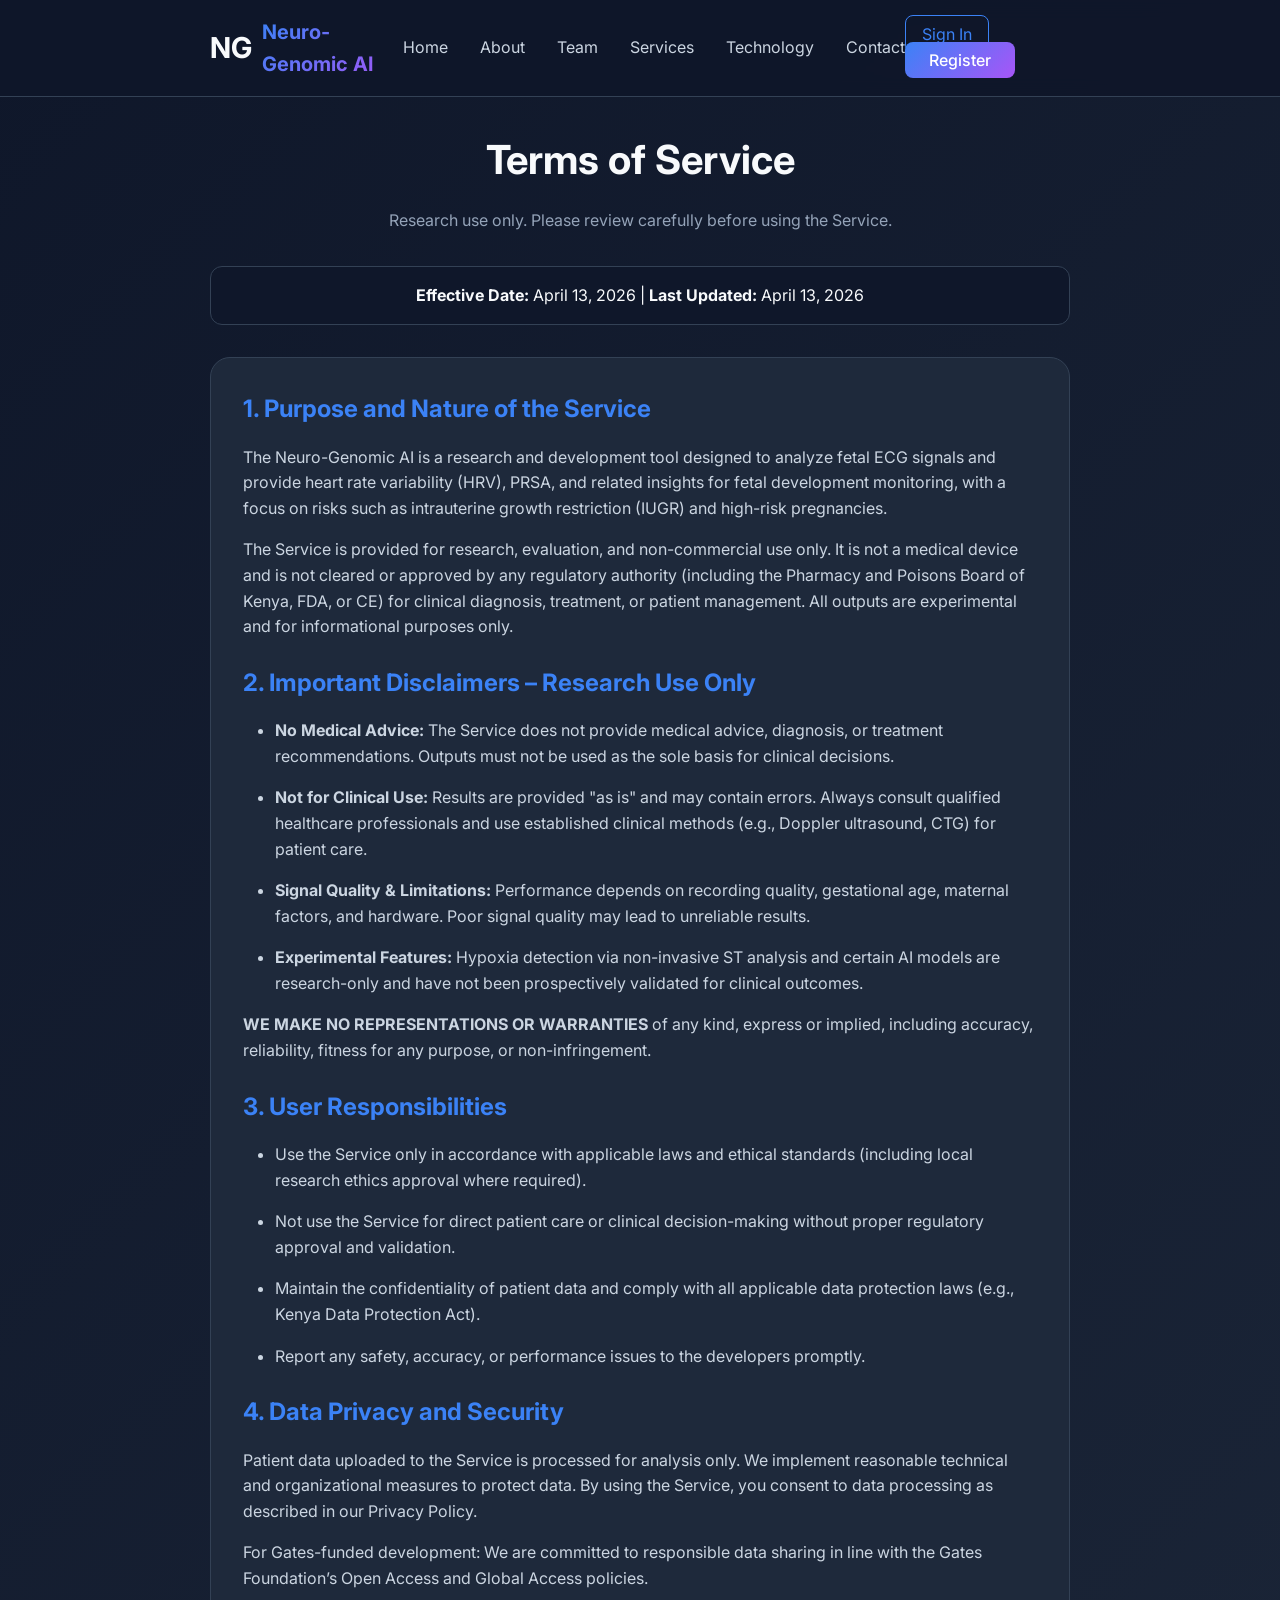
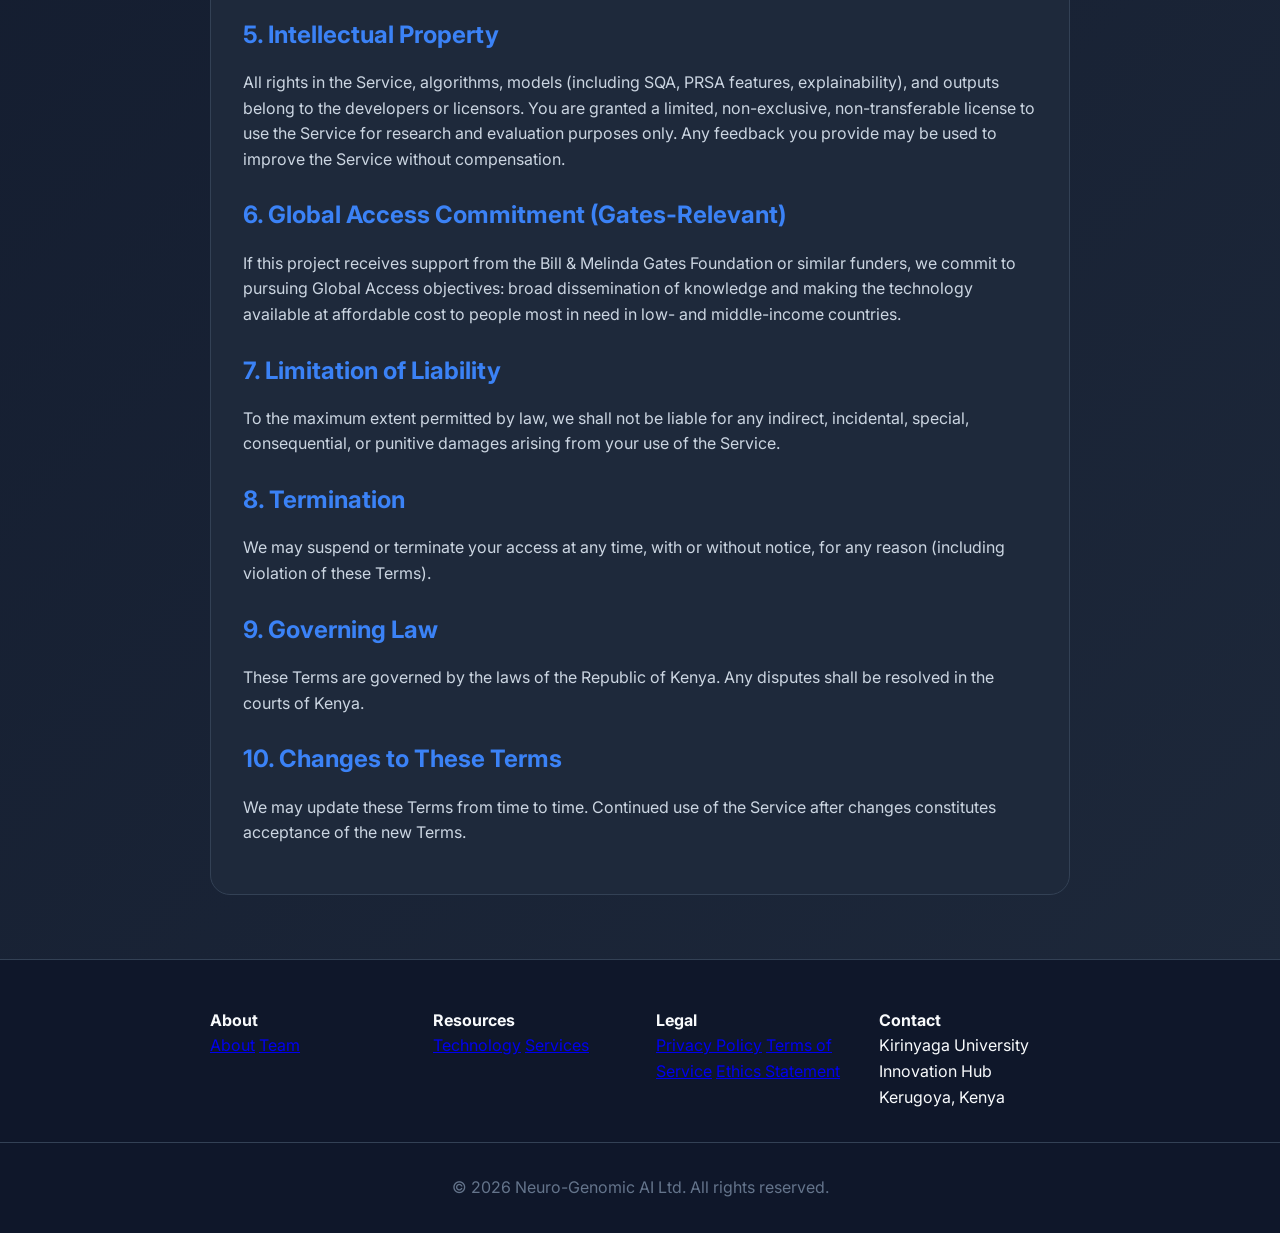
<file: website/pages/terms.html>
<!DOCTYPE html>
<html lang="en">
<head>
    <meta charset="UTF-8">
    <meta name="viewport" content="width=device-width, initial-scale=1.0">
    <title>Terms of Service | Neuro-Genomic AI</title>
    <link href="https://fonts.googleapis.com/css2?family=Inter:wght@300;400;500;600;700;800&display=swap" rel="stylesheet">
    <style>
        * {
            margin: 0;
            padding: 0;
            box-sizing: border-box;
        }
        body {
            font-family: 'Inter', sans-serif;
            background: linear-gradient(135deg, #0f172a 0%, #1e293b 100%);
            color: #f8fafc;
            line-height: 1.6;
        }
        .container {
            max-width: 900px;
            margin: 0 auto;
            padding: 0 20px;
        }
        .navbar {
            position: fixed;
            top: 0;
            width: 100%;
            background: rgba(15, 23, 42, 0.95);
            backdrop-filter: blur(10px);
            z-index: 1000;
            padding: 1rem 0;
            border-bottom: 1px solid #334155;
        }
        .navbar .container {
            display: flex;
            justify-content: space-between;
            align-items: center;
        }
        .logo {
            display: flex;
            align-items: center;
            gap: 10px;
            font-size: 1.25rem;
            font-weight: 700;
        }
        .logo-icon { font-size: 1.8rem; }
        .logo-text {
            background: linear-gradient(135deg, #3b82f6, #a855f7);
            -webkit-background-clip: text;
            background-clip: text;
            color: transparent;
        }
        .nav-links {
            display: flex;
            list-style: none;
            gap: 2rem;
        }
        .nav-links a {
            color: #cbd5e1;
            text-decoration: none;
            transition: color 0.3s;
        }
        .nav-links a:hover { color: #3b82f6; }
        .btn-outline {
            padding: 0.5rem 1rem;
            border: 1px solid #3b82f6;
            border-radius: 8px;
            color: #3b82f6;
            text-decoration: none;
            transition: all 0.3s;
        }
        .btn-outline:hover {
            background: #3b82f6;
            color: white;
        }
        .btn-primary {
            padding: 0.5rem 1.5rem;
            background: linear-gradient(135deg, #3b82f6, #a855f7);
            border-radius: 8px;
            color: white;
            text-decoration: none;
            font-weight: 500;
            transition: opacity 0.3s;
        }
        .btn-primary:hover { opacity: 0.9; }
        .page-header {
            padding: 8rem 0 2rem;
            text-align: center;
        }
        .page-header h1 {
            font-size: 2.5rem;
            margin-bottom: 1rem;
        }
        .page-header p {
            color: #94a3b8;
        }
        .policy-content {
            background: #1e293b;
            border-radius: 20px;
            padding: 2rem;
            margin: 2rem 0;
            border: 1px solid #334155;
        }
        .policy-content h2 {
            color: #3b82f6;
            font-size: 1.5rem;
            margin: 1.5rem 0 1rem;
        }
        .policy-content h2:first-of-type {
            margin-top: 0;
        }
        .policy-content h3 {
            color: #60a5fa;
            font-size: 1.2rem;
            margin: 1.2rem 0 0.8rem;
        }
        .policy-content p,
        .policy-content li {
            color: #cbd5e1;
            margin-bottom: 1rem;
        }
        .policy-content ul {
            margin: 1rem 0 1rem 2rem;
        }
        .effective-date {
            background: #0f172a;
            padding: 1rem;
            border-radius: 12px;
            text-align: center;
            margin-bottom: 2rem;
            border: 1px solid #334155;
        }
        .footer {
            background: #0f172a;
            padding: 3rem 0 2rem;
            border-top: 1px solid #334155;
            margin-top: 4rem;
        }
        .footer-grid {
            display: grid;
            grid-template-columns: repeat(4, 1fr);
            gap: 2rem;
        }
        .footer-bottom {
            text-align: center;
            padding-top: 2rem;
            border-top: 1px solid #334155;
            margin-top: 2rem;
            color: #64748b;
        }
        @media (max-width: 768px) {
            .nav-links { display: none; }
            .footer-grid { grid-template-columns: 1fr; }
        }
    </style>
</head>
<body>
    <nav class="navbar">
        <div class="container">
            <div class="logo">
                <span class="logo-icon">NG</span>
                <span class="logo-text">Neuro-Genomic AI</span>
            </div>
            <ul class="nav-links">
                <li><a href="../index.html">Home</a></li>
                <li><a href="about.html">About</a></li>
                <li><a href="team.html">Team</a></li>
                <li><a href="services.html">Services</a></li>
                <li><a href="technology.html">Technology</a></li>
                <li><a href="contact.html">Contact</a></li>
            </ul>
            <div>
                <a href="login.html" class="btn-outline">Sign In</a>
                <a href="register.html" class="btn-primary">Register</a>
            </div>
        </div>
    </nav>

    <main>
        <section class="page-header">
            <div class="container">
                <h1>Terms of Service</h1>
                <p>Research use only. Please review carefully before using the Service.</p>
            </div>
        </section>

        <div class="container">
            <div class="effective-date">
                <strong>Effective Date:</strong> April 13, 2026 | <strong>Last Updated:</strong> April 13, 2026
            </div>

            <div class="policy-content">
                <h2>1. Purpose and Nature of the Service</h2>
                <p>The Neuro-Genomic AI is a research and development tool designed to analyze fetal ECG signals and provide heart rate variability (HRV), PRSA, and related insights for fetal development monitoring, with a focus on risks such as intrauterine growth restriction (IUGR) and high-risk pregnancies.</p>
                <p>The Service is provided for research, evaluation, and non-commercial use only. It is not a medical device and is not cleared or approved by any regulatory authority (including the Pharmacy and Poisons Board of Kenya, FDA, or CE) for clinical diagnosis, treatment, or patient management. All outputs are experimental and for informational purposes only.</p>

                <h2>2. Important Disclaimers – Research Use Only</h2>
                <ul>
                    <li><strong>No Medical Advice:</strong> The Service does not provide medical advice, diagnosis, or treatment recommendations. Outputs must not be used as the sole basis for clinical decisions.</li>
                    <li><strong>Not for Clinical Use:</strong> Results are provided "as is" and may contain errors. Always consult qualified healthcare professionals and use established clinical methods (e.g., Doppler ultrasound, CTG) for patient care.</li>
                    <li><strong>Signal Quality & Limitations:</strong> Performance depends on recording quality, gestational age, maternal factors, and hardware. Poor signal quality may lead to unreliable results.</li>
                    <li><strong>Experimental Features:</strong> Hypoxia detection via non-invasive ST analysis and certain AI models are research-only and have not been prospectively validated for clinical outcomes.</li>
                </ul>
                <p><strong>WE MAKE NO REPRESENTATIONS OR WARRANTIES</strong> of any kind, express or implied, including accuracy, reliability, fitness for any purpose, or non-infringement.</p>

                <h2>3. User Responsibilities</h2>
                <ul>
                    <li>Use the Service only in accordance with applicable laws and ethical standards (including local research ethics approval where required).</li>
                    <li>Not use the Service for direct patient care or clinical decision-making without proper regulatory approval and validation.</li>
                    <li>Maintain the confidentiality of patient data and comply with all applicable data protection laws (e.g., Kenya Data Protection Act).</li>
                    <li>Report any safety, accuracy, or performance issues to the developers promptly.</li>
                </ul>

                <h2>4. Data Privacy and Security</h2>
                <p>Patient data uploaded to the Service is processed for analysis only. We implement reasonable technical and organizational measures to protect data. By using the Service, you consent to data processing as described in our Privacy Policy.</p>
                <p>For Gates-funded development: We are committed to responsible data sharing in line with the Gates Foundation’s Open Access and Global Access policies.</p>

                <h2>5. Intellectual Property</h2>
                <p>All rights in the Service, algorithms, models (including SQA, PRSA features, explainability), and outputs belong to the developers or licensors. You are granted a limited, non-exclusive, non-transferable license to use the Service for research and evaluation purposes only. Any feedback you provide may be used to improve the Service without compensation.</p>

                <h2>6. Global Access Commitment (Gates-Relevant)</h2>
                <p>If this project receives support from the Bill & Melinda Gates Foundation or similar funders, we commit to pursuing Global Access objectives: broad dissemination of knowledge and making the technology available at affordable cost to people most in need in low- and middle-income countries.</p>

                <h2>7. Limitation of Liability</h2>
                <p>To the maximum extent permitted by law, we shall not be liable for any indirect, incidental, special, consequential, or punitive damages arising from your use of the Service.</p>

                <h2>8. Termination</h2>
                <p>We may suspend or terminate your access at any time, with or without notice, for any reason (including violation of these Terms).</p>

                <h2>9. Governing Law</h2>
                <p>These Terms are governed by the laws of the Republic of Kenya. Any disputes shall be resolved in the courts of Kenya.</p>

                <h2>10. Changes to These Terms</h2>
                <p>We may update these Terms from time to time. Continued use of the Service after changes constitutes acceptance of the new Terms.</p>
            </div>
        </div>
    </main>

    <footer class="footer">
        <div class="container footer-grid">
            <div>
                <h4>About</h4>
                <a href="about.html">About</a>
                <a href="team.html">Team</a>
            </div>
            <div>
                <h4>Resources</h4>
                <a href="technology.html">Technology</a>
                <a href="services.html">Services</a>
            </div>
            <div>
                <h4>Legal</h4>
                <a href="privacy.html">Privacy Policy</a>
                <a href="terms.html">Terms of Service</a>
                <a href="about.html">Ethics Statement</a>
            </div>
            <div>
                <h4>Contact</h4>
                <p>Kirinyaga University Innovation Hub</p>
                <p>Kerugoya, Kenya</p>
            </div>
        </div>
        <div class="footer-bottom">
            <p>&copy; 2026 Neuro-Genomic AI Ltd. All rights reserved.</p>
        </div>
    </footer>
</body>
</html>
</file>
<file: website/css/style.css>
* {
    margin: 0;
    padding: 0;
    box-sizing: border-box;
}

body {
    font-family: 'Inter', sans-serif;
    background: linear-gradient(135deg, #0f172a 0%, #1e293b 100%);
    color: #f8fafc;
    line-height: 1.6;
}

.container {
    max-width: 1280px;
    margin: 0 auto;
    padding: 0 20px;
}

/* Navbar */
.navbar {
    position: fixed;
    top: 0;
    width: 100%;
    background: rgba(15, 23, 42, 0.9);
    backdrop-filter: blur(10px);
    z-index: 1000;
    padding: 0.6rem 0;
    border-bottom: 1px solid #334155;
    height: 60px;
    display: flex;
    align-items: center;
}

body {
    padding-top: 60px;
}

.navbar .container {
    display: flex;
    justify-content: space-between;
    align-items: center;
}

.nav-brand {
    display: flex;
    align-items: center;
    gap: 6px;
    font-size: 1.1rem;
    font-weight: 700;
    flex: 0 0 auto;
    overflow: hidden;
    white-space: nowrap;
}

.logo-icon {
    font-size: 1.5rem;
}

.logo-text {
    background: linear-gradient(135deg, #3b82f6, #a855f7);
    -webkit-background-clip: text;
    background-clip: text;
    color: transparent;
    -webkit-text-fill-color: transparent;
}

.logo-image {
    height: 28px;
    width: 28px;
    display: block;
    object-fit: cover;
    flex: 0 0 28px;
    object-position: center;
}

.nav-menu {
    display: flex;
    list-style: none;
    gap: 2rem;
}

.nav-menu a {
    color: #cbd5e1;
    text-decoration: none;
    transition: color 0.3s;
}

.nav-menu a:hover,
.nav-menu a.active {
    color: #3b82f6;
}

.nav-buttons {
    display: flex;
    gap: 1rem;
}

.btn-outline {
    padding: 0.5rem 1rem;
    border: 1px solid #3b82f6;
    border-radius: 8px;
    color: #3b82f6;
    text-decoration: none;
    transition: all 0.3s;
}

.btn-outline:hover {
    background: #3b82f6;
    color: white;
}

.btn-primary {
    display: inline-block;
    padding: 0.75rem 1.5rem;
    background: linear-gradient(135deg, #3b82f6, #a855f7);
    border: none;
    border-radius: 8px;
    color: white;
    text-decoration: none;
    font-weight: 600;
    font-size: 1rem;
    cursor: pointer;
    transition: all 0.3s ease;
}

.btn-primary:hover {
    transform: translateY(-2px);
    box-shadow: 0 10px 25px rgba(59, 130, 246, 0.3);
}

.btn-secondary {
    display: inline-block;
    padding: 0.75rem 1.5rem;
    background: rgba(255,255,255,0.1);
    border: 1px solid rgba(255,255,255,0.3);
    border-radius: 8px;
    color: white;
    text-decoration: none;
    font-weight: 600;
    font-size: 1rem;
    cursor: pointer;
    transition: all 0.3s ease;
}

.btn-secondary:hover {
    background: rgba(255,255,255,0.2);
    transform: translateY(-2px);
}

/* Hero Section */
.hero {
    padding: 8rem 0 4rem;
}

.hero-grid {
    display: grid;
    grid-template-columns: 1fr 1fr;
    gap: 4rem;
    align-items: center;
}

.hero-badge {
    display: inline-block;
    background: rgba(59, 130, 246, 0.2);
    padding: 0.25rem 0.75rem;
    border-radius: 20px;
    font-size: 0.875rem;
    margin-bottom: 1rem;
}

h1 {
    font-size: 3rem;
    font-weight: 700;
    margin-bottom: 1rem;
    line-height: 1.2;
}

.gradient-text {
    background: linear-gradient(135deg, #3b82f6, #a855f7);
    -webkit-background-clip: text;
    background-clip: text;
    color: transparent;
    -webkit-text-fill-color: transparent;
}

.hero-buttons {
    display: flex;
    gap: 1rem;
    margin: 2rem 0;
}

.hero-stats {
    display: grid;
    grid-template-columns: repeat(4, 1fr);
    gap: 1rem;
    margin-top: 2rem;
    padding-top: 2rem;
    border-top: 1px solid #334155;
}

.stat-number {
    display: block;
    font-size: 1.5rem;
    font-weight: 700;
    color: #3b82f6;
}

.stat-label {
    font-size: 0.875rem;
    color: #94a3b8;
}

.dashboard-frame {
    position: relative;
    background: #0f172a;
    border-radius: 28px;
    padding: 1.5rem;
    border: 1px solid rgba(148,163,184,0.16);
    box-shadow: 0 30px 70px rgba(15,23,42,0.35);
}

.dashboard-header {
    display: flex;
    justify-content: space-between;
    align-items: center;
    gap: 1rem;
    margin-bottom: 1.5rem;
}

.dashboard-title {
    display: flex;
    align-items: center;
    gap: 0.85rem;
}

.dashboard-dot {
    width: 1.75rem;
    height: 1.75rem;
    background: #3b82f6;
    border-radius: 999px;
}

.dashboard-title h2 {
    font-size: 1.1rem;
    font-weight: 700;
    color: #fff;
}

.dashboard-controls {
    display: flex;
    align-items: center;
    gap: 0.75rem;
}

.dashboard-search,
.dashboard-avatar {
    background: #111827;
    border: 1px solid rgba(148,163,184,0.14);
    border-radius: 16px;
}

.dashboard-search {
    padding: 0.55rem 0.95rem;
    color: #94a3b8;
    font-size: 0.78rem;
    letter-spacing: 0.06em;
    text-transform: uppercase;
}

.dashboard-avatar {
    width: 2.5rem;
    height: 2.5rem;
    border-radius: 0.85rem;
}

.dashboard-grid {
    display: grid;
    grid-template-columns: 1fr 1.4fr 0.9fr;
    gap: 1rem;
}

.dashboard-panel {
    background: #111827;
    border: 1px solid rgba(148,163,184,0.12);
    border-radius: 28px;
    padding: 1.25rem;
}

.dashboard-performance h3,
.dashboard-main .panel-top,
.dashboard-insights .insight-label {
    color: #cbd5e1;
}

.dashboard-performance h3 {
    font-size: 0.95rem;
    text-transform: uppercase;
    letter-spacing: 0.15em;
    margin-bottom: 1rem;
}

.performance-chart {
    background: rgba(59,130,246,0.06);
    border-radius: 22px;
    overflow: hidden;
    padding: 1rem;
    margin-bottom: 1rem;
}

.performance-chart svg {
    width: 100%;
    height: 100%;
    min-height: 100px;
}

.performance-metrics {
    display: grid;
    grid-template-columns: repeat(2, minmax(0, 1fr));
    gap: 0.75rem;
}

.metric-pill {
    background: rgba(59,130,246,0.15);
    color: #fff;
    border-radius: 16px;
    padding: 0.75rem;
    text-align: center;
    font-family: ui-monospace, SFMono-Regular, Menlo, Monaco, Consolas, "Liberation Mono", "Courier New", monospace;
}

.dashboard-main .panel-top {
    display: flex;
    justify-content: space-between;
    align-items: center;
    margin-bottom: 1rem;
    gap: 1rem;
}

.status-label {
    color: #60a5fa;
    font-weight: 700;
}

.status-tag {
    color: #94a3b8;
    font-size: 0.9rem;
}

.data-table {
    display: grid;
    gap: 0.75rem;
}

.table-row {
    display: grid;
    grid-template-columns: 1fr 1fr 1fr;
    gap: 0.5rem;
    align-items: center;
    padding: 0.75rem 0;
    color: #cbd5e1;
}

.table-header {
    border-bottom: 1px solid rgba(148,163,184,0.12);
    color: #94a3b8;
    font-size: 0.75rem;
    text-transform: uppercase;
    letter-spacing: 0.08em;
}

.metric-name {
    font-family: ui-monospace, SFMono-Regular, Menlo, Monaco, Consolas, "Liberation Mono", "Courier New", monospace;
    color: #a78bfa;
}

.status-optimal {
    color: #22c55e;
    font-weight: 700;
}

.status-stable {
    color: #facc15;
    font-weight: 700;
}

.dashboard-insights {
    display: flex;
    flex-direction: column;
    justify-content: space-between;
}

.insight-visual {
    display: flex;
    flex-direction: column;
    align-items: center;
    gap: 1rem;
}

.pulse-ring {
    width: 6rem;
    height: 10rem;
    border: 2px solid rgba(59,130,246,0.25);
    border-radius: 999px;
    display: flex;
    align-items: center;
    justify-content: center;
    position: relative;
}

.pulse-ring::after {
    content: '';
    position: absolute;
    width: 3rem;
    height: 3rem;
    background: rgba(59,130,246,0.2);
    border-radius: 999px;
    animation: pulse 2.2s ease-in-out infinite;
}

.pulse-dot {
    width: 1.4rem;
    height: 1.4rem;
    background: #38bdf8;
    border-radius: 999px;
    position: relative;
    z-index: 1;
}

.insight-label {
    font-size: 0.78rem;
    color: #94a3b8;
    letter-spacing: 0.1em;
    text-transform: uppercase;
}

.progress-block {
    margin-top: 1rem;
}

.progress-track {
    width: 100%;
    height: 0.75rem;
    background: rgba(148,163,184,0.10);
    border-radius: 999px;
    overflow: hidden;
    margin-bottom: 0.75rem;
}

.progress-fill {
    width: 65%;
    height: 100%;
    background: linear-gradient(90deg, #3b82f6, #22d3ee);
}

.progress-text {
    font-size: 0.8rem;
    color: #94a3b8;
}

@keyframes pulse {
    0%, 100% { transform: scale(0.8); opacity: 0.35; }
    50% { transform: scale(1.2); opacity: 0.08; }
}

@media (max-width: 1024px) {
    .dashboard-grid {
        grid-template-columns: 1fr;
    }
}

/* About Page Styles */
.page-header {
    padding: 8rem 0 4rem;
    text-align: center;
    background: linear-gradient(135deg, #0f172a 0%, #1e293b 50%, #0f172a 100%);
    position: relative;
    overflow: hidden;
}

.page-header::before {
    content: '';
    position: absolute;
    top: 0;
    left: 0;
    right: 0;
    bottom: 0;
    background: radial-gradient(circle at 30% 20%, rgba(59,130,246,0.15), transparent 50%),
                radial-gradient(circle at 70% 80%, rgba(168,85,247,0.1), transparent 50%);
    pointer-events: none;
}

.page-header .container {
    position: relative;
    z-index: 1;
}

.page-header h1 {
    font-size: clamp(2.5rem, 4vw, 3.5rem);
    font-weight: 800;
    margin-bottom: 1rem;
    background: linear-gradient(135deg, #fff 0%, #cbd5e1 100%);
    -webkit-background-clip: text;
    background-clip: text;
    color: transparent;
    -webkit-text-fill-color: transparent;
}

.page-header p {
    font-size: 1.25rem;
    color: #94a3b8;
    max-width: 600px;
    margin: 0 auto;
}

.mission-section {
    padding: 6rem 0;
    background: linear-gradient(180deg, #0f172a 0%, #1e293b 100%);
}

.mission-grid {
    display: grid;
    grid-template-columns: 1fr 1fr;
    gap: 4rem;
    align-items: start;
}

.mission-content h2,
.vision-content h2 {
    font-size: 2rem;
    font-weight: 700;
    margin-bottom: 1.5rem;
    color: #3b82f6;
    position: relative;
}

.mission-content h2::after,
.vision-content h2::after {
    content: '';
    position: absolute;
    bottom: -8px;
    left: 0;
    width: 60px;
    height: 3px;
    background: linear-gradient(90deg, #3b82f6, #a855f7);
    border-radius: 2px;
}

.mission-content p,
.vision-content p {
    color: #cbd5e1;
    line-height: 1.8;
    font-size: 1.1rem;
    margin-bottom: 1.5rem;
}

.vision-content {
    background: rgba(15,23,42,0.6);
    padding: 2.5rem;
    border-radius: 20px;
    border: 1px solid rgba(59,130,246,0.2);
    backdrop-filter: blur(10px);
}

.who-we-serve {
    padding: 6rem 0;
    background: linear-gradient(135deg, #1e293b 0%, #0f172a 100%);
    position: relative;
}

.who-we-serve::before {
    content: '';
    position: absolute;
    top: 0;
    left: 0;
    right: 0;
    bottom: 0;
    background: radial-gradient(circle at 80% 20%, rgba(59,130,246,0.08), transparent 50%);
    pointer-events: none;
}

.serve-grid {
    display: grid;
    grid-template-columns: 1fr 1fr;
    gap: 4rem;
    align-items: center;
    position: relative;
    z-index: 1;
}

.serve-content h2 {
    font-size: 2.5rem;
    font-weight: 700;
    margin-bottom: 1.5rem;
    color: #fff;
}

.serve-content > p {
    font-size: 1.2rem;
    color: #cbd5e1;
    margin-bottom: 2.5rem;
    line-height: 1.7;
}

.serve-list {
    display: flex;
    flex-direction: column;
    gap: 2rem;
}

.serve-item {
    display: flex;
    gap: 1.5rem;
    align-items: flex-start;
    background: rgba(15,23,42,0.8);
    padding: 1.5rem;
    border-radius: 16px;
    border: 1px solid rgba(59,130,246,0.15);
    transition: all 0.3s ease;
}

.serve-item:hover {
    transform: translateY(-4px);
    border-color: rgba(59,130,246,0.4);
    box-shadow: 0 10px 30px rgba(59,130,246,0.1);
}

.serve-icon {
    font-size: 2.5rem;
    min-width: 60px;
    display: flex;
    align-items: center;
    justify-content: center;
}

.serve-item h3 {
    font-size: 1.25rem;
    font-weight: 600;
    margin-bottom: 0.5rem;
    color: #60a5fa;
}

.serve-item p {
    color: #94a3b8;
    line-height: 1.6;
}

.serve-image {
    background: linear-gradient(135deg, rgba(15,23,42,0.9), rgba(30,41,59,0.9));
    border-radius: 24px;
    padding: 2rem;
    border: 1px solid rgba(59,130,246,0.2);
    backdrop-filter: blur(10px);
}

.image-placeholder {
    min-height: 350px;
    display: flex;
    align-items: center;
    justify-content: center;
}

.team-collage {
    text-align: center;
}

.collage-icon {
    font-size: 5rem;
    margin-bottom: 1.5rem;
    opacity: 0.8;
}

.collage-overlay svg {
    margin-bottom: 1rem;
}

.image-caption {
    color: #94a3b8;
    font-size: 0.9rem;
    font-style: italic;
}

.unique-section {
    padding: 6rem 0;
    background: linear-gradient(180deg, #0f172a 0%, #1e293b 100%);
}

.unique-section h2 {
    text-align: center;
    font-size: 2.5rem;
    font-weight: 700;
    margin-bottom: 1rem;
    color: #fff;
}

.unique-intro {
    text-align: center;
    max-width: 700px;
    margin: 0 auto 4rem;
    color: #cbd5e1;
    font-size: 1.2rem;
    line-height: 1.7;
}

.unique-grid {
    display: grid;
    grid-template-columns: repeat(2, 1fr);
    gap: 2.5rem;
}

.unique-card {
    background: linear-gradient(135deg, #1e293b 0%, rgba(15,23,42,0.9) 100%);
    padding: 2rem;
    border-radius: 20px;
    border: 1px solid rgba(59,130,246,0.15);
    transition: all 0.3s ease;
    position: relative;
    overflow: hidden;
}

.unique-card::before {
    content: '';
    position: absolute;
    top: 0;
    left: 0;
    right: 0;
    height: 4px;
    background: linear-gradient(90deg, #3b82f6, #a855f7);
}

.unique-card:hover {
    transform: translateY(-8px);
    border-color: rgba(59,130,246,0.4);
    box-shadow: 0 20px 40px rgba(59,130,246,0.15);
}

.unique-icon {
    font-size: 3rem;
    margin-bottom: 1.5rem;
    display: block;
}

.unique-card h3 {
    font-size: 1.4rem;
    font-weight: 600;
    margin-bottom: 1rem;
    color: #60a5fa;
}

.unique-card p {
    color: #cbd5e1;
    margin-bottom: 1.5rem;
    line-height: 1.7;
}

.unique-value {
    background: rgba(59, 130, 246, 0.1);
    padding: 1rem;
    border-radius: 12px;
    border-left: 4px solid #3b82f6;
    font-size: 0.95rem;
    color: #cbd5e1;
}

.unique-value strong {
    color: #60a5fa;
}

.value-add {
    padding: 6rem 0;
    background: linear-gradient(135deg, #1e293b 0%, #0f172a 100%);
    position: relative;
}

.value-add::before {
    content: '';
    position: absolute;
    top: 0;
    left: 0;
    right: 0;
    bottom: 0;
    background: radial-gradient(circle at 20% 80%, rgba(168,85,247,0.08), transparent 50%);
    pointer-events: none;
}

.value-add .container {
    position: relative;
    z-index: 1;
}

.value-add h2 {
    text-align: center;
    font-size: 2.5rem;
    font-weight: 700;
    margin-bottom: 3rem;
    color: #fff;
}

.value-grid {
    display: grid;
    grid-template-columns: repeat(3, 1fr);
    gap: 2.5rem;
}

.value-card {
    background: linear-gradient(135deg, #0f172a 0%, rgba(30,41,59,0.9) 100%);
    padding: 2.5rem 2rem;
    border-radius: 20px;
    text-align: center;
    border: 1px solid rgba(59,130,246,0.15);
    transition: all 0.3s ease;
}

.value-card:hover {
    transform: translateY(-6px);
    border-color: rgba(59,130,246,0.4);
    box-shadow: 0 15px 35px rgba(59,130,246,0.1);
}

.value-icon {
    font-size: 3.5rem;
    display: block;
    margin-bottom: 1.5rem;
}

.value-card h3 {
    font-size: 1.4rem;
    font-weight: 600;
    margin-bottom: 1.5rem;
    color: #60a5fa;
}

.value-card ul {
    text-align: left;
    margin-top: 1.5rem;
    padding-left: 1.5rem;
    color: #cbd5e1;
    list-style: none;
}

.value-card li {
    margin-bottom: 0.75rem;
    position: relative;
}

.value-card li::before {
    content: '✓';
    position: absolute;
    left: -1.5rem;
    color: #22c55e;
    font-weight: bold;
}

.journey-section {
    padding: 6rem 0;
    background: linear-gradient(180deg, #0f172a 0%, #1e293b 100%);
}

.journey-section h2 {
    text-align: center;
    font-size: 2.5rem;
    font-weight: 700;
    margin-bottom: 4rem;
    color: #fff;
}

.timeline {
    position: relative;
    max-width: 900px;
    margin: 0 auto;
}

.timeline::before {
    content: '';
    position: absolute;
    left: 50%;
    top: 0;
    bottom: 0;
    width: 2px;
    background: linear-gradient(to bottom, #3b82f6, #a855f7);
    transform: translateX(-50%);
}

.timeline-item {
    display: flex;
    gap: 3rem;
    margin-bottom: 3rem;
    position: relative;
}

.timeline-item:nth-child(even) {
    flex-direction: row-reverse;
}

.timeline-item:nth-child(even) .timeline-content {
    text-align: right;
}

.timeline-year {
    min-width: 140px;
    font-size: 1.2rem;
    font-weight: 700;
    color: #3b82f6;
    background: rgba(59,130,246,0.1);
    padding: 1rem;
    border-radius: 12px;
    text-align: center;
    border: 1px solid rgba(59,130,246,0.2);
}

.timeline-content {
    background: linear-gradient(135deg, #1e293b 0%, rgba(15,23,42,0.9) 100%);
    padding: 2rem;
    border-radius: 16px;
    flex: 1;
    border: 1px solid rgba(59,130,246,0.15);
    position: relative;
}

.timeline-content::before {
    content: '';
    position: absolute;
    top: 50%;
    width: 0;
    height: 0;
    border: 8px solid transparent;
    transform: translateY(-50%);
}

.timeline-item:nth-child(odd) .timeline-content::before {
    right: -16px;
    border-left-color: rgba(59,130,246,0.15);
}

.timeline-item:nth-child(even) .timeline-content::before {
    left: -16px;
    border-right-color: rgba(59,130,246,0.15);
}

.timeline-content h4 {
    font-size: 1.3rem;
    font-weight: 600;
    margin-bottom: 1rem;
    color: #60a5fa;
}

.timeline-content p {
    color: #cbd5e1;
    line-height: 1.7;
}

.cta-section {
    text-align: center;
    padding: 6rem 2rem;
    background: linear-gradient(135deg, #1e293b 0%, #0f172a 100%);
    border-radius: 30px;
    margin: 3rem 0;
    position: relative;
    overflow: hidden;
}

.cta-section::before {
    content: '';
    position: absolute;
    top: 0;
    left: 0;
    right: 0;
    bottom: 0;
    background: radial-gradient(circle at 50% 50%, rgba(59,130,246,0.1), transparent 70%);
    pointer-events: none;
}

.cta-section .container {
    position: relative;
    z-index: 1;
}

.cta-section h2 {
    font-size: 2.5rem;
    font-weight: 700;
    margin-bottom: 1.5rem;
    color: #fff;
}

.cta-section p {
    font-size: 1.2rem;
    color: #cbd5e1;
    margin-bottom: 3rem;
    max-width: 600px;
    margin-left: auto;
    margin-right: auto;
}

.cta-buttons {
    display: flex;
    gap: 1.5rem;
    justify-content: center;
    align-items: center;
}

@media (max-width: 768px) {
    .mission-grid,
    .serve-grid,
    .unique-grid,
    .value-grid {
        grid-template-columns: 1fr;
        gap: 3rem;
    }

    .timeline-item {
        flex-direction: column !important;
        gap: 1.5rem;
    }

    .timeline-item .timeline-content {
        text-align: left !important;
    }

    .timeline-content::before {
        display: none;
    }

    .timeline::before {
        left: 30px;
    }

    .timeline-year {
        min-width: auto;
        align-self: flex-start;
    }

    .cta-buttons {
        flex-direction: column;
        gap: 1rem;
    }

    .page-header h1 {
        font-size: 2.5rem;
    }

    .serve-content h2,
    .unique-section h2,
    .value-add h2,
    .journey-section h2,
    .cta-section h2 {
        font-size: 2rem;
    }
}

/* Problem Section */
.problem, .solution, .traction, .cta, .mission, .story, .values, .team-grid-section, .advisors, .pricing, .faq, .tech-pipeline, .features-tech, .validation, .ethics, .contact-section {
    padding: 4rem 0;
}

.section-header {
    text-align: center;
    margin-bottom: 3rem;
}

.section-header h2 {
    font-size: 2rem;
    margin-bottom: 0.5rem;
}

.section-header p {
    color: #94a3b8;
}

.problem-grid, .traction-grid, .values-grid, .team-grid, .advisors-grid, .pricing-grid, .faq-grid, .features-grid, .validation-grid, .ethics-grid, .contact-grid {
    display: grid;
    grid-template-columns: repeat(auto-fit, minmax(280px, 1fr));
    gap: 2rem;
}

.problem-card, .traction-card, .value-card, .team-card, .advisor-card, .pricing-card, .faq-item, .feature-category, .validation-card, .ethics-item {
    background: #1e293b;
    border-radius: 16px;
    padding: 1.5rem;
    border: 1px solid #334155;
}

.pricing-card.featured {
    border: 2px solid #3b82f6;
    transform: scale(1.02);
}

.pricing-price {
    font-size: 2rem;
    font-weight: 700;
    margin: 1rem 0;
}

.pricing-price span {
    font-size: 0.875rem;
    font-weight: 400;
    color: #94a3b8;
}

.pricing-features {
    list-style: none;
    margin: 1.5rem 0;
}

.pricing-features li {
    margin-bottom: 0.5rem;
}

/* Solution Architecture */
.solution-architecture {
    display: flex;
    flex-wrap: wrap;
    justify-content: center;
    align-items: center;
    gap: 0.5rem;
    background: #1e293b;
    border-radius: 20px;
    padding: 2rem;
}

.arch-layer {
    background: #0f172a;
    padding: 0.75rem 1rem;
    border-radius: 8px;
    border-left: 3px solid #3b82f6;
}

.arch-arrow {
    color: #3b82f6;
    font-size: 1.25rem;
}

/* CTA Section */
.cta {
    text-align: center;
    background: linear-gradient(135deg, #1e293b, #0f172a);
    border-radius: 30px;
    margin: 2rem 0;
}

/* Pipeline Diagram */
.pipeline-diagram {
    display: flex;
    flex-wrap: wrap;
    justify-content: center;
    align-items: center;
    gap: 0.5rem;
    background: #1e293b;
    border-radius: 20px;
    padding: 2rem;
}

.pipeline-step {
    background: #0f172a;
    padding: 0.75rem 1rem;
    border-radius: 8px;
}

.pipeline-arrow {
    color: #3b82f6;
}

/* Contact Form */
.contact-form form {
    display: flex;
    flex-direction: column;
    gap: 1rem;
}

.form-group {
    display: flex;
    flex-direction: column;
    gap: 0.5rem;
}

.form-group input,
.form-group textarea {
    padding: 0.75rem;
    border-radius: 8px;
    border: 1px solid #334155;
    background: #0f172a;
    color: white;
}

.contact-details {
    display: flex;
    flex-direction: column;
    gap: 1.5rem;
}

.contact-detail {
    display: flex;
    gap: 1rem;
    align-items: flex-start;
}

.contact-detail span {
    font-size: 1.5rem;
}

/* Footer */
.footer {
    position: relative;
    padding: 4rem 0 2rem;
    background: linear-gradient(135deg, #0a0f1f 0%, #1a1f3a 50%, #0f172a 100%);
    overflow: hidden;
    border-top: 1px solid rgba(148,163,184,0.15);
}

.footer::before {
    content: '';
    position: absolute;
    inset: 0;
    background-image: url("../images/footer.jpg.png");
    background-repeat: no-repeat;
    background-size: cover;
    background-position: center;
    opacity: 0.8;
    pointer-events: none;
}

.footer .container {
    position: relative;
    z-index: 1;
}

.footer-grid {
    display: grid;
    grid-template-columns: repeat(auto-fit, minmax(220px, 1fr));
    gap: 2rem;
    margin-bottom: 2rem;
    align-items: start;
}

.footer-links {
    display: flex;
    flex-direction: column;
    gap: 0.5rem;
}

.footer-links a {
    color: #94a3b8;
    text-decoration: none;
}

.footer-trust {
    display: flex;
    flex-direction: column;
    gap: 0.35rem;
    margin-top: 1rem;
    color: #cbd5e1;
    font-size: 0.95rem;
}

.footer-address {
    margin-top: 0.85rem;
    color: #94a3b8;
    font-size: 0.95rem;
}

footer img {
    display: block;
    margin: 0 auto;
    filter: grayscale(100%);
    transition: filter 0.3s ease;
}

footer img:hover {
    filter: grayscale(0%);
}

.footer-links a:hover {
    color: #3b82f6;
}

.footer-bottom {
    text-align: center;
    padding-top: 2rem;
    border-top: 1px solid #334155;
    color: #64748b;
    font-size: 0.875rem;
}

/* Team Action Section */
.team-action {
    padding: 4rem 0;
    background: linear-gradient(135deg, rgba(30, 41, 59, 0.5) 0%, rgba(15, 23, 42, 0.5) 100%);
}

.team-action-grid {
    display: grid;
    grid-template-columns: 1fr 1fr;
    gap: 3rem;
    align-items: center;
}

.team-action-content h2 {
    font-size: 2.5rem;
    font-weight: 700;
    margin-bottom: 1.5rem;
    background: linear-gradient(135deg, #3b82f6 0%, #a855f7 100%);
    -webkit-background-clip: text;
    -webkit-text-fill-color: transparent;
    background-clip: text;
}

.team-action-content > p {
    font-size: 1.1rem;
    color: #cbd5e1;
    margin-bottom: 2rem;
    line-height: 1.8;
}

.team-action-stats {
    display: grid;
    grid-template-columns: repeat(3, 1fr);
    gap: 2rem;
    margin: 2.5rem 0;
    padding: 2rem 0;
    border-top: 1px solid #334155;
    border-bottom: 1px solid #334155;
}

.team-stat {
    display: flex;
    flex-direction: column;
    align-items: flex-start;
    gap: 0.5rem;
}

.team-stat-number {
    font-size: 2rem;
    font-weight: 700;
    background: linear-gradient(135deg, #3b82f6 0%, #a855f7 100%);
    -webkit-background-clip: text;
    -webkit-text-fill-color: transparent;
    background-clip: text;
}

.team-stat-label {
    color: #94a3b8;
    font-size: 0.95rem;
    font-weight: 500;
    text-transform: uppercase;
    letter-spacing: 0.05em;
}

.team-action-content .btn-primary {
    display: inline-block;
    margin-top: 1.5rem;
    padding: 0.875rem 2rem;
    background: linear-gradient(135deg, #3b82f6 0%, #2563eb 100%);
    color: #fff;
    border: none;
    border-radius: 8px;
    font-size: 1rem;
    font-weight: 600;
    cursor: pointer;
    text-decoration: none;
    transition: all 0.3s ease;
}

.team-action-content .btn-primary:hover {
    background: linear-gradient(135deg, #2563eb 0%, #1d4ed8 100%);
    transform: translateY(-2px);
    box-shadow: 0 10px 30px rgba(59, 130, 246, 0.3);
}

.team-action-image {
    position: relative;
    border-radius: 16px;
    overflow: hidden;
    background: linear-gradient(135deg, rgba(59, 130, 246, 0.1) 0%, rgba(168, 85, 247, 0.1) 100%);
    padding: 2px;
}

.team-action-image::before {
    content: '';
    position: absolute;
    inset: 0;
    background: linear-gradient(135deg, rgba(59, 130, 246, 0.3) 0%, rgba(168, 85, 247, 0.3) 100%);
    border-radius: 16px;
    opacity: 0;
    transition: opacity 0.3s ease;
    z-index: 1;
}

.team-action-image:hover::before {
    opacity: 1;
}

.team-action-image img {
    position: relative;
    z-index: 2;
    width: 100%;
    display: block;
    border-radius: 14px;
}

.image-caption {
    margin-top: 1.5rem;
    color: #94a3b8;
    font-size: 0.95rem;
    text-align: center;
    font-style: italic;
}

/* Responsive */
@media (max-width: 768px) {
    .hero-grid {
        grid-template-columns: 1fr;
    }
    
    .nav-menu {
        display: none;
    }
    
    h1 {
        font-size: 2rem;
    }
    
    .hero-stats {
        grid-template-columns: repeat(2, 1fr);
    }
    
    .pricing-card.featured {
        transform: none;
    }
    
    .team-action-grid {
        grid-template-columns: 1fr;
        gap: 2rem;
    }
    
    .team-action-content h2 {
        font-size: 1.75rem;
    }
    
    .team-action-stats {
        grid-template-columns: 1fr;
        gap: 1.5rem;
        padding: 1.5rem 0;
    }
    
    .team-stat {
        align-items: center;
        text-align: center;
    }
}

.form-alert {
    margin-bottom: 1rem;
    padding: 1rem 1.25rem;
    border-radius: 14px;
    background: rgba(59, 130, 246, 0.12);
    border: 1px solid rgba(59, 130, 246, 0.25);
    color: #e2e8f0;
}
.form-alert.success {
    background: rgba(34, 197, 94, 0.12);
    border-color: rgba(34, 197, 94, 0.35);
    color: #d1fae5;
}
.form-alert.error {
    background: rgba(248, 113, 113, 0.12);
    border-color: rgba(248, 113, 113, 0.35);
    color: #fee2e2;
}
.form-alert.warning {
    background: rgba(250, 204, 21, 0.12);
    border-color: rgba(250, 204, 21, 0.35);
    color: #fef9c3;
}
.auth-panel {
    background: #111827;
    border: 1px solid #334155;
    border-radius: 24px;
    padding: 2rem;
    margin: 2rem 0 3rem;
}
.auth-grid {
    display: grid;
    grid-template-columns: minmax(280px, 1fr) 1fr;
    gap: 2rem;
    align-items: start;
}
.auth-form {
    display: flex;
    flex-direction: column;
    gap: 1.25rem;
}
.auth-summary {
    display: flex;
    flex-direction: column;
    gap: 1rem;
    padding: 1.5rem;
}
.auth-summary ul {
    list-style: disc inside;
    color: #cfd8fc;
}
.role-selector {
    display: flex;
    gap: 1rem;
    flex-wrap: wrap;
    margin-top: 1.5rem;
}
.role-pill {
    border: 1px solid #334155;
    border-radius: 999px;
    background: #0f172a;
    color: #cbd5e1;
    padding: 0.75rem 1.25rem;
    cursor: pointer;
    transition: all 0.25s ease;
}
.role-pill.active {
    background: linear-gradient(135deg, #3b82f6, #a855f7);
    color: white;
    border-color: transparent;
}
.role-panel {
    display: none;
    gap: 1.5rem;
    margin-top: 1.5rem;
}
.dashboard-card {
    background: #0f172a;
    border: 1px solid #334155;
    border-radius: 20px;
    padding: 1.75rem;
}
.dashboard-card h3 {
    margin-bottom: 0.75rem;
}
.dashboard-grid {
    display: grid;
    grid-template-columns: repeat(auto-fit, minmax(240px, 1fr));
    gap: 1.5rem;
    margin-top: 1.5rem;
}
.dashboard-intro {
    max-width: 860px;
    margin-bottom: 1.5rem;
    color: #cbd5e1;
}
.dashboard-intro h2 {
    margin-bottom: 0.75rem;
    color: white;
}
.map-placeholder {
    background: rgba(15, 23, 42, 0.9);
    border: 1px solid #334155;
    border-radius: 24px;
    padding: 2rem;
    text-align: center;
    color: #cbd5e1;
}
.map-note {
    color: #94a3b8;
    margin-top: 0.5rem;
}
.auth-summary p {
    color: #cbd5e1;
}
@media (max-width: 900px) {
    .auth-grid {
        grid-template-columns: 1fr;
    }
}

/* Gradient text with full browser compatibility */
.gradient-text,
.logo-text,
h1 span {
    background: linear-gradient(135deg, #3b82f6, #a855f7);
    -webkit-background-clip: text;
    background-clip: text;
    color: transparent;
}
</file>
